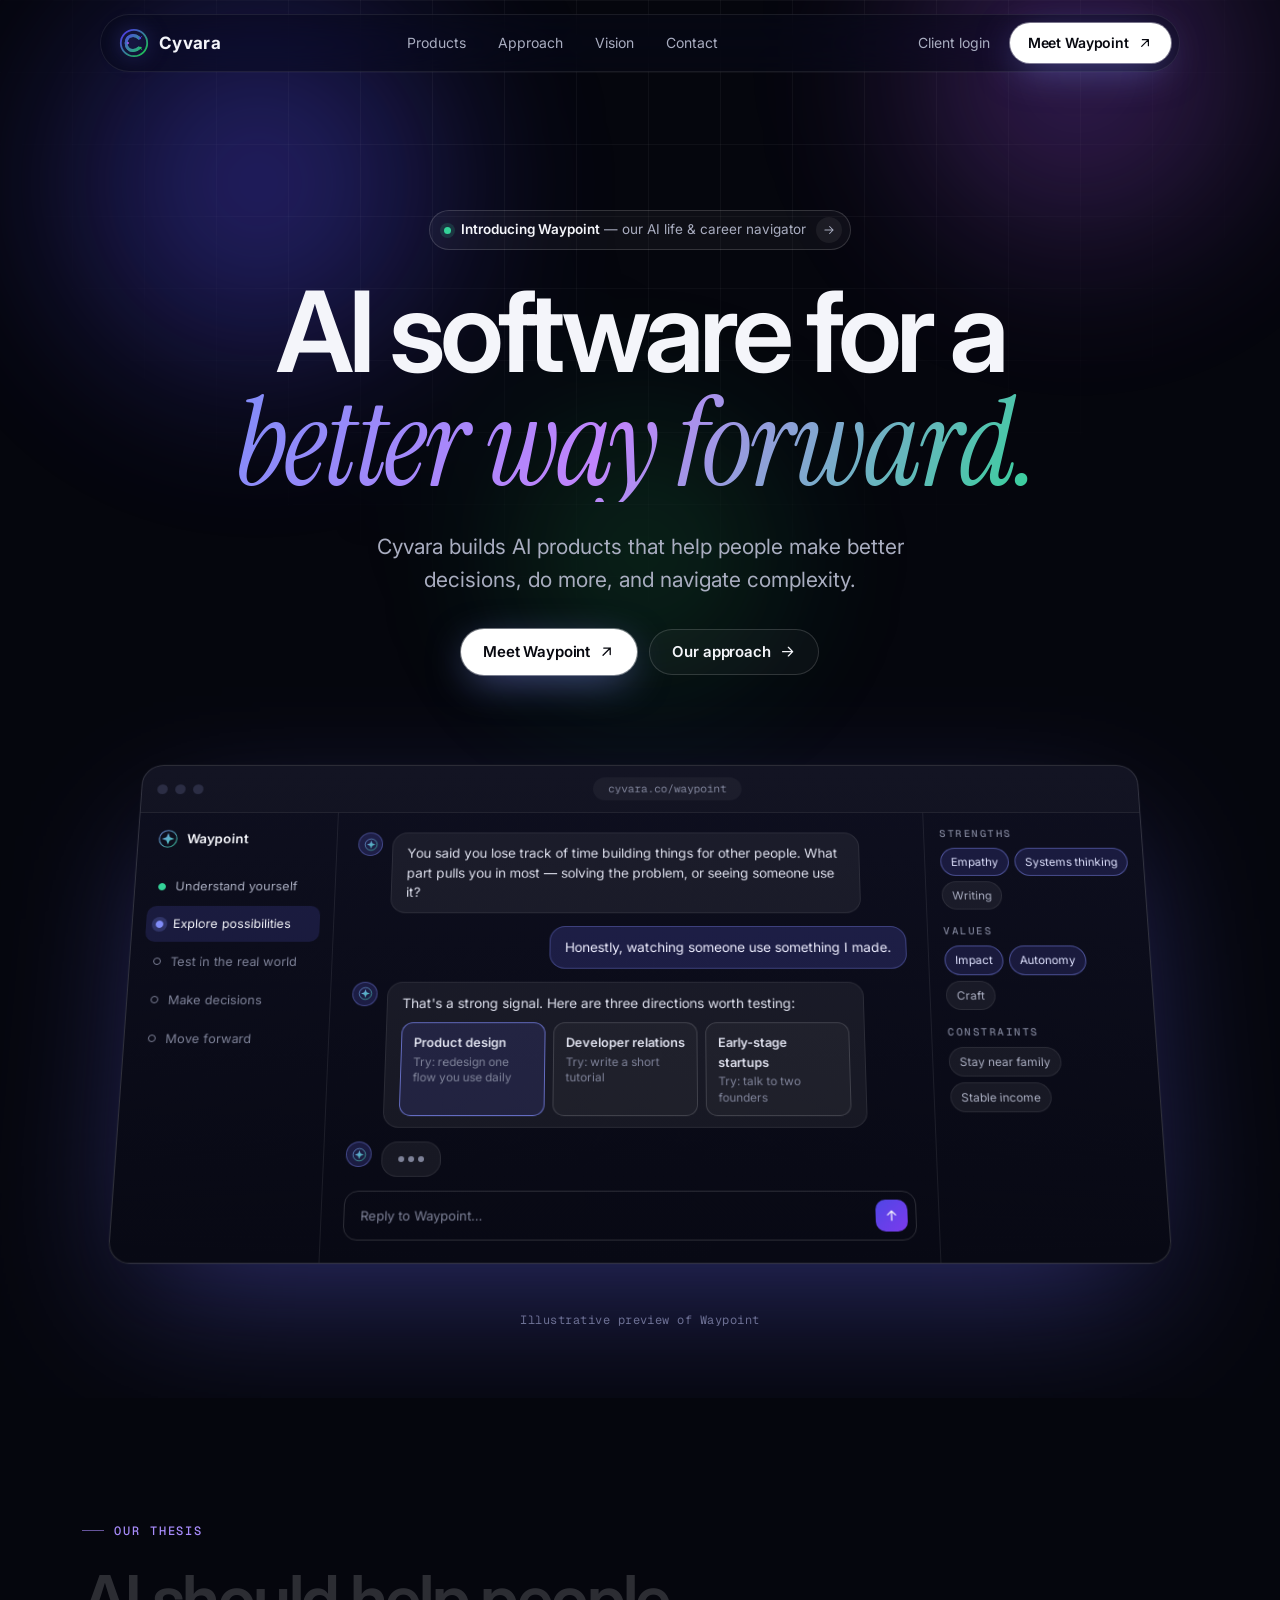
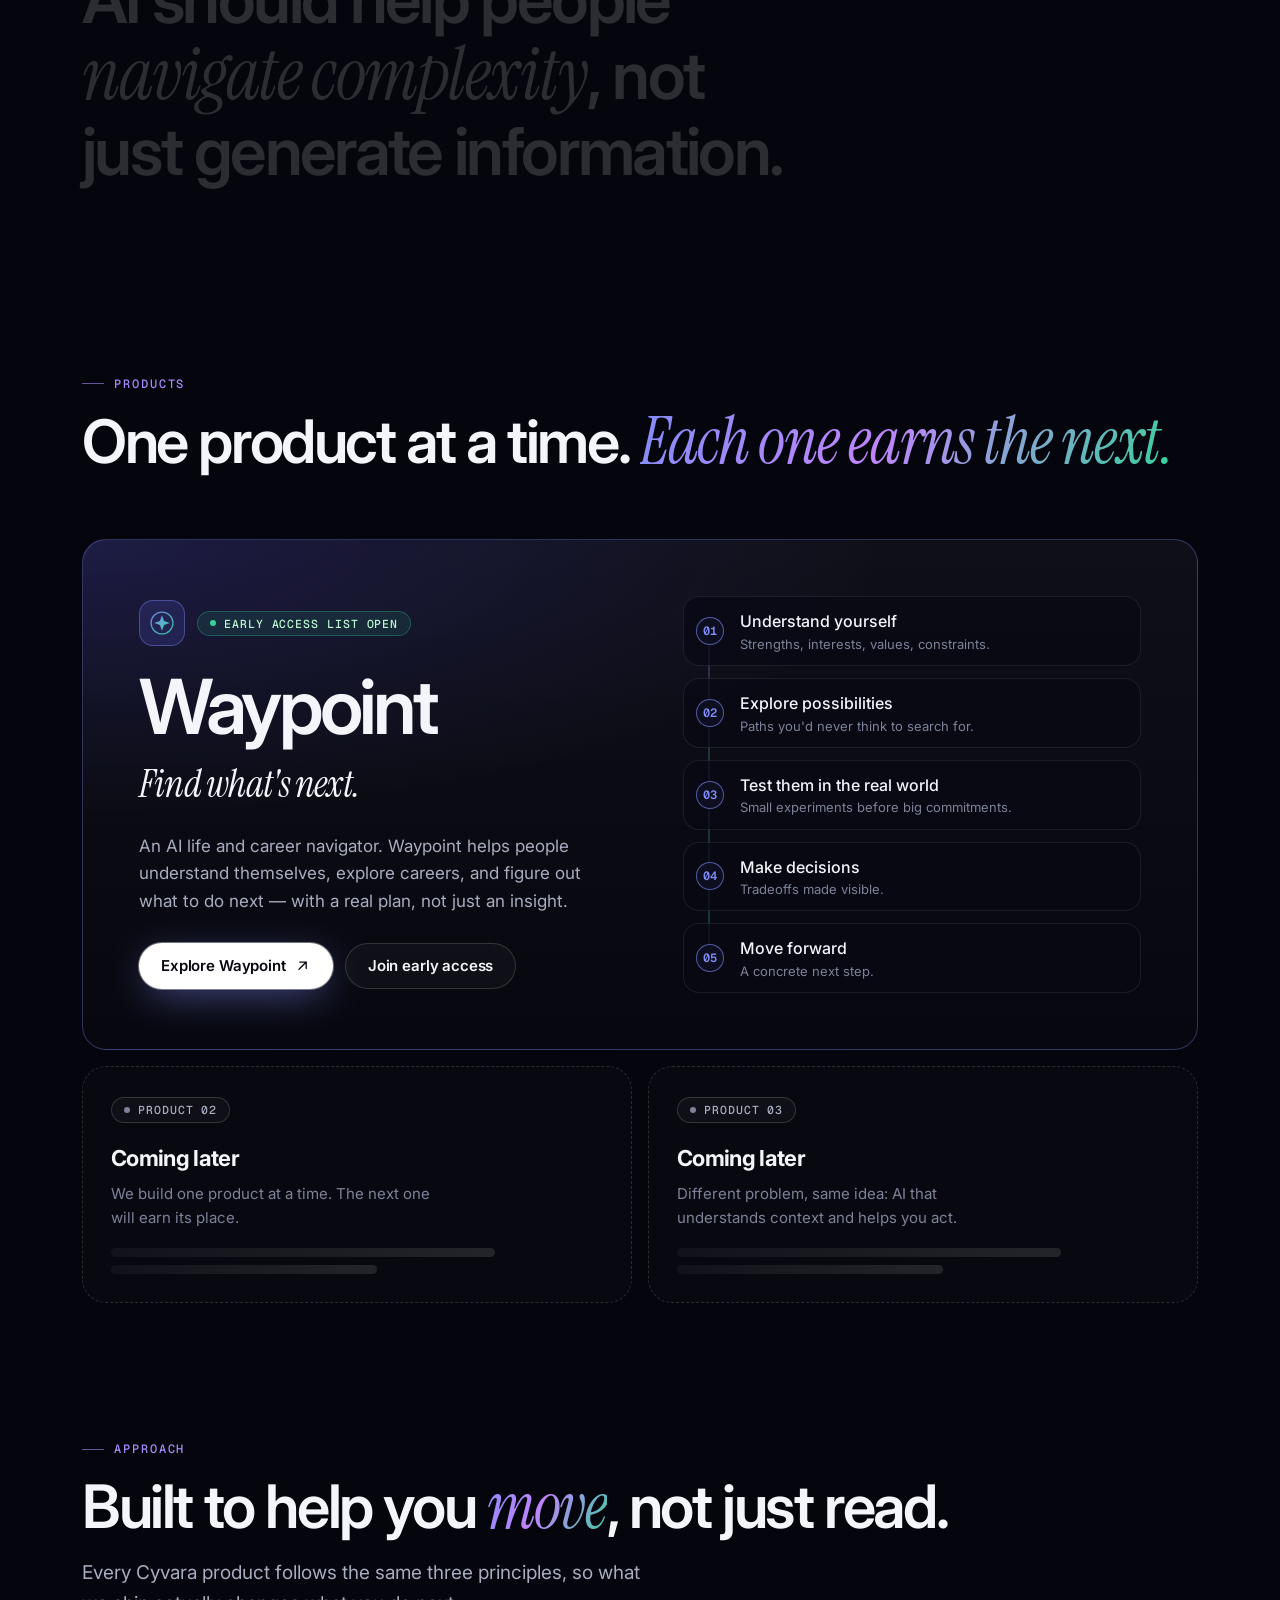
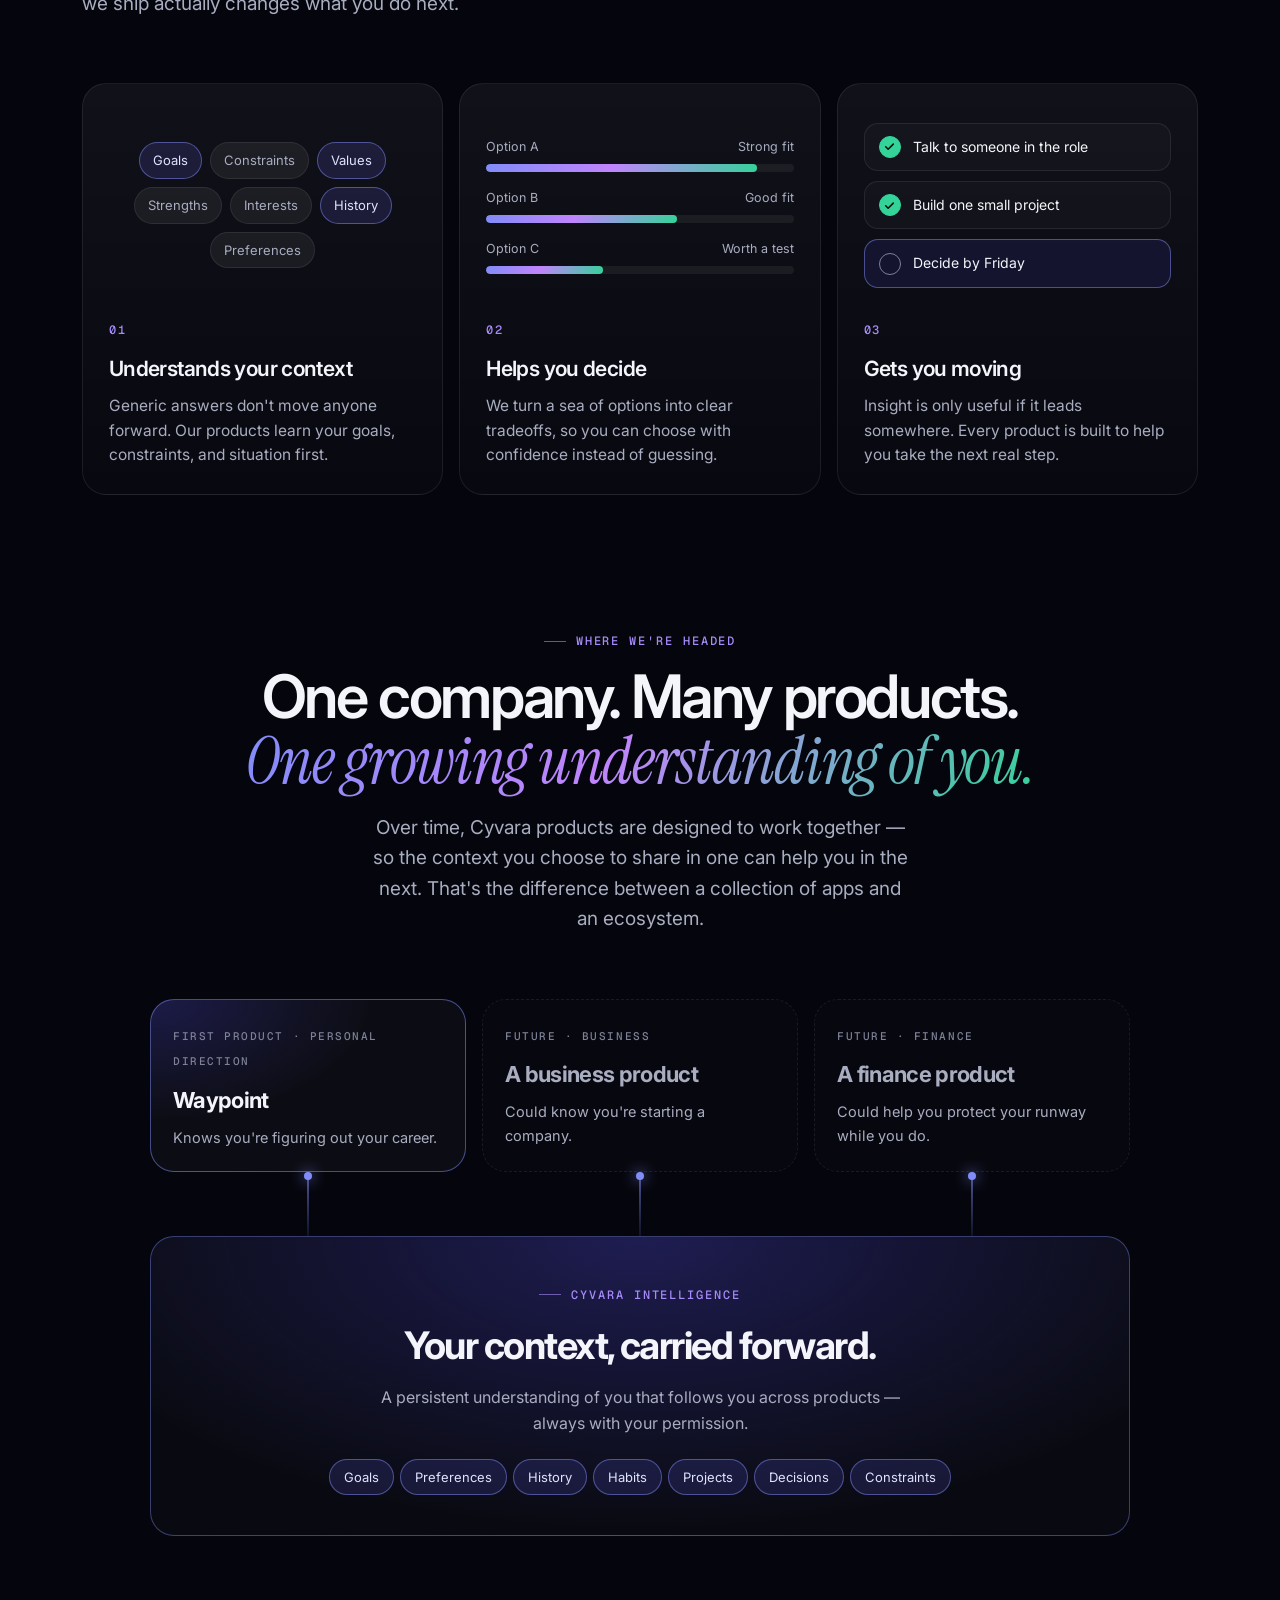
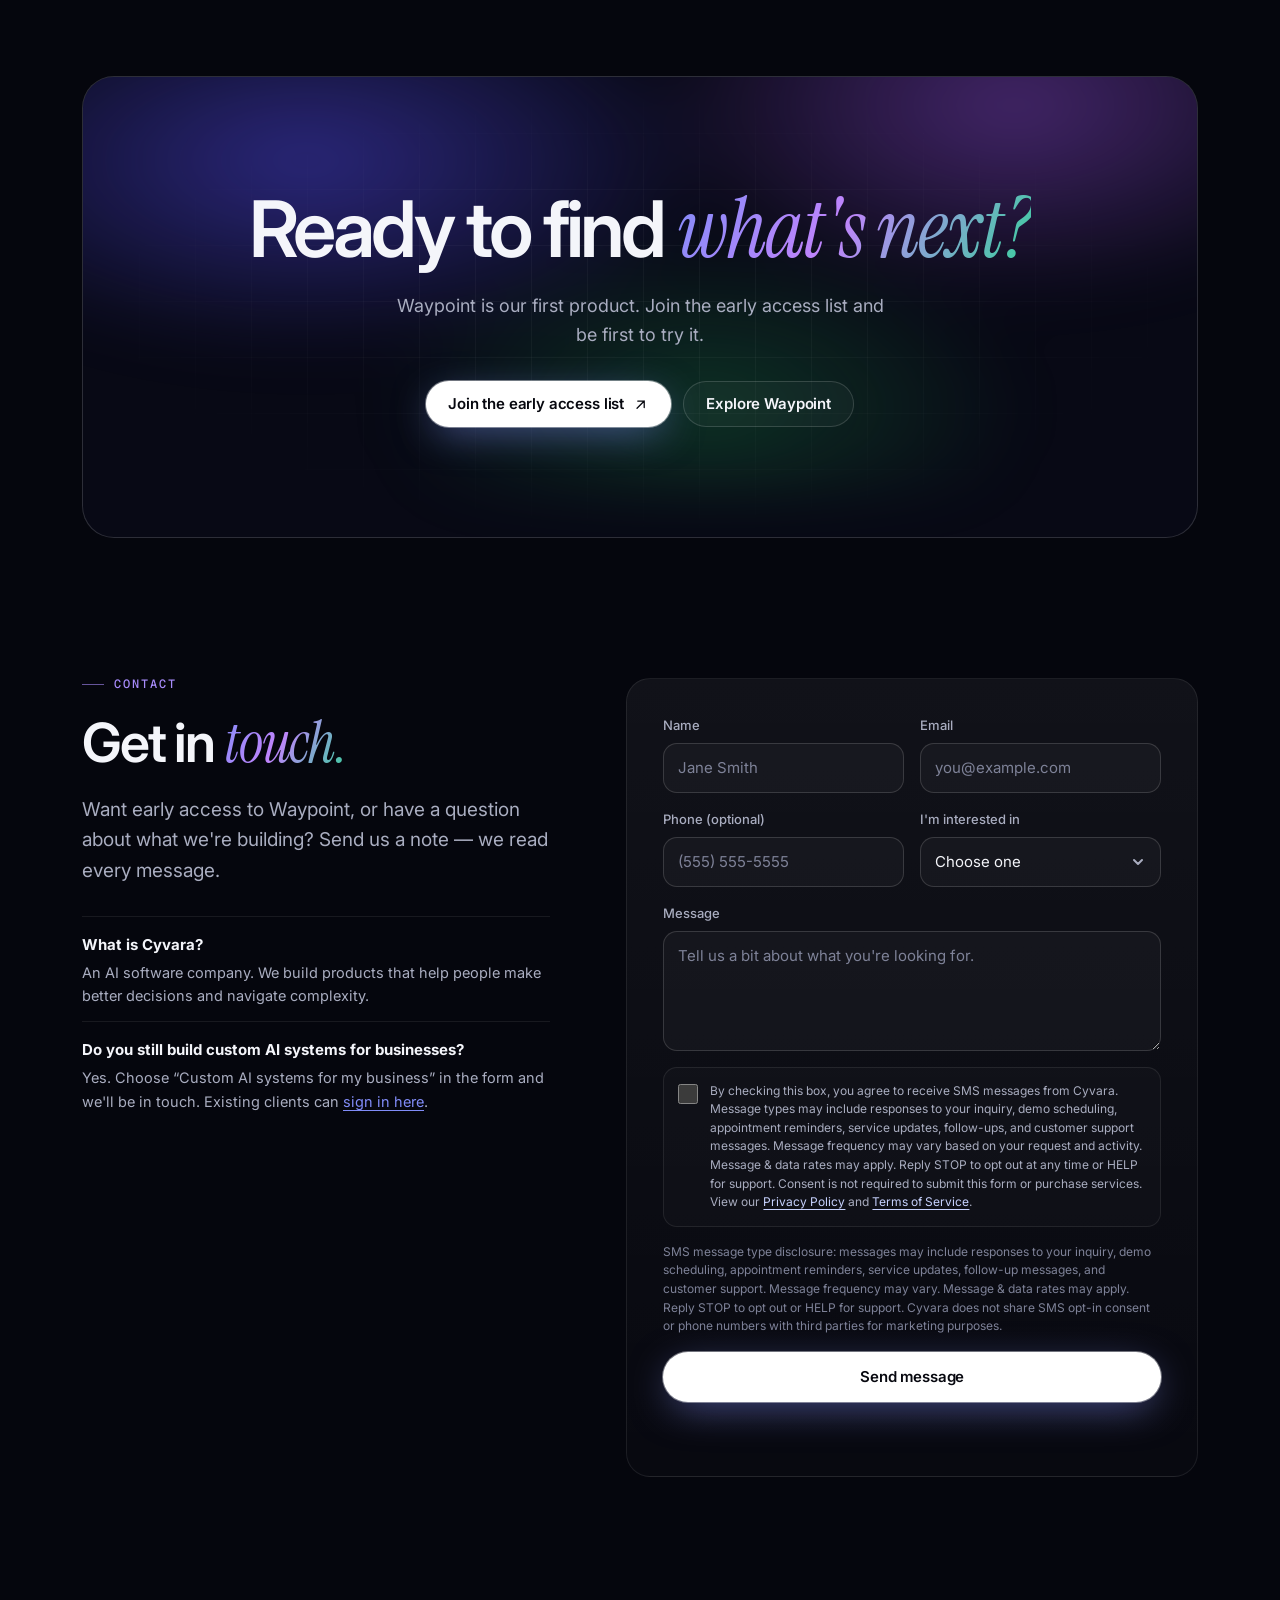
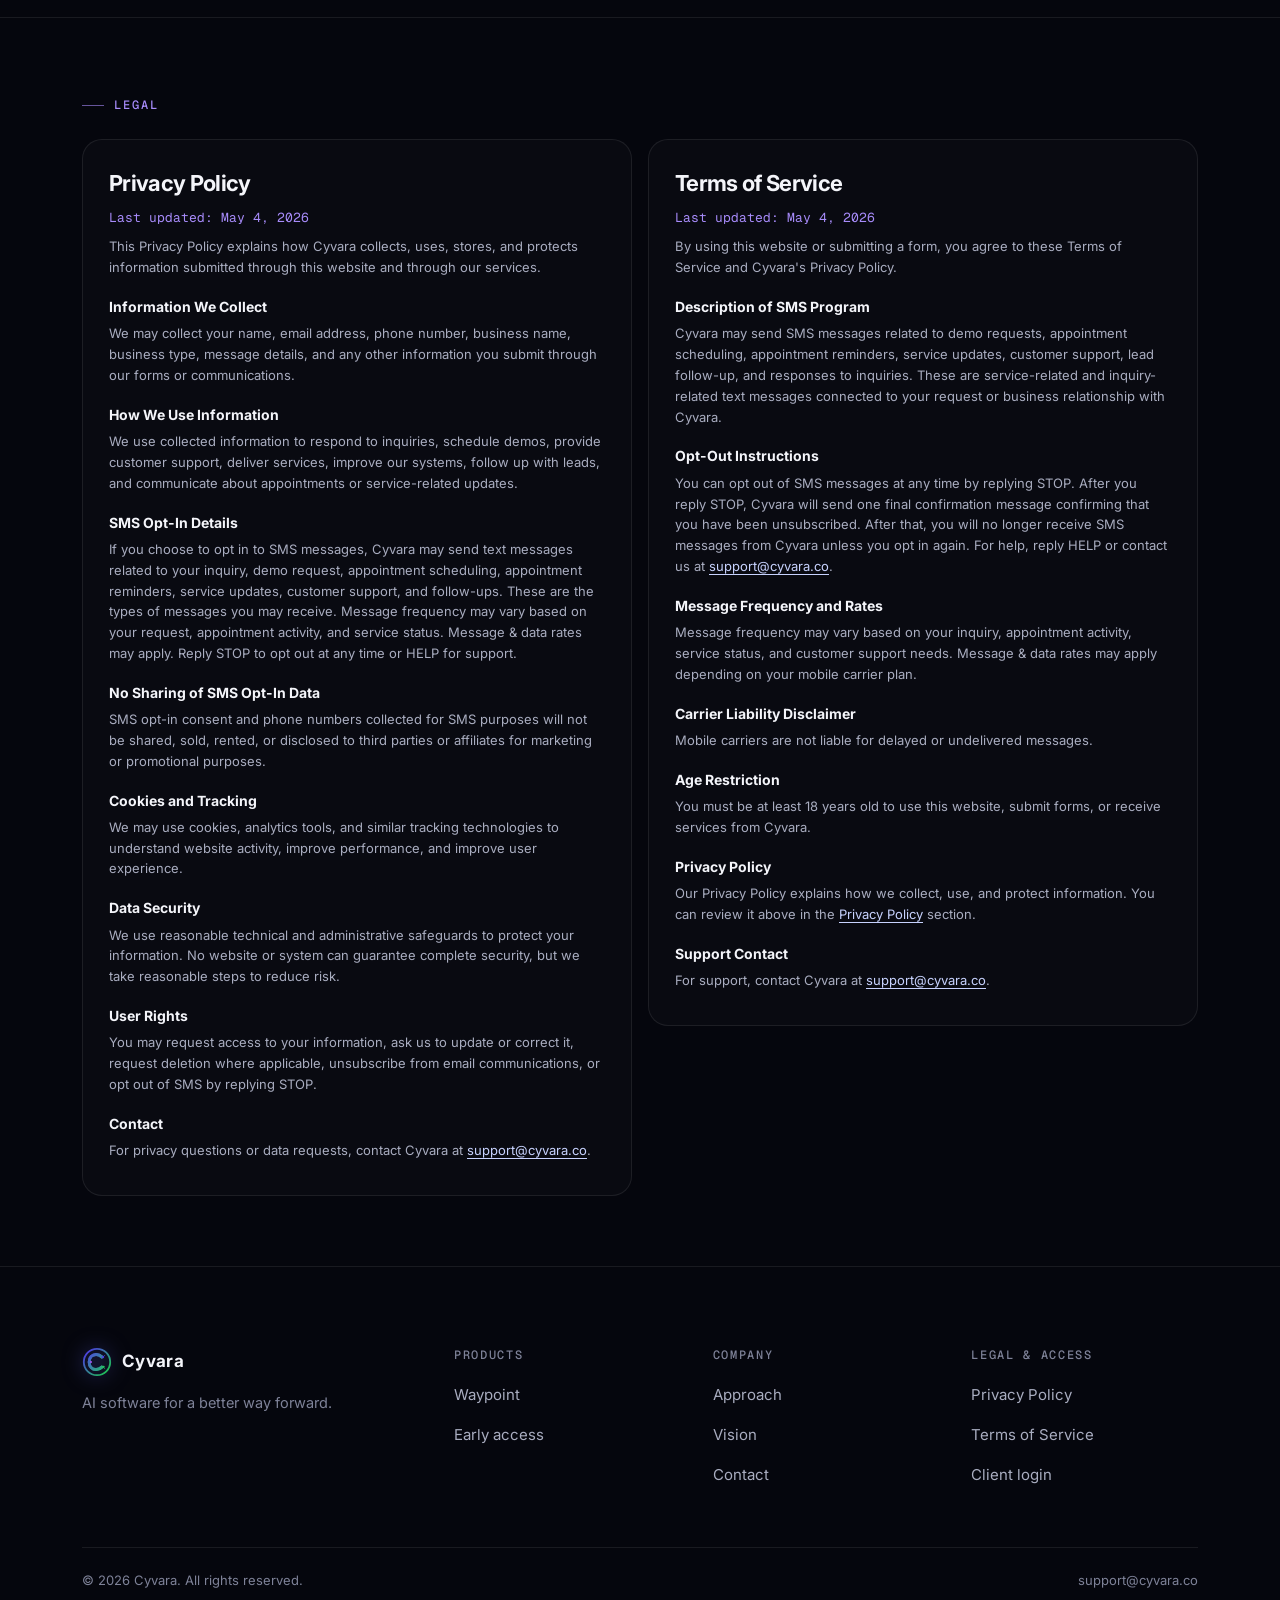
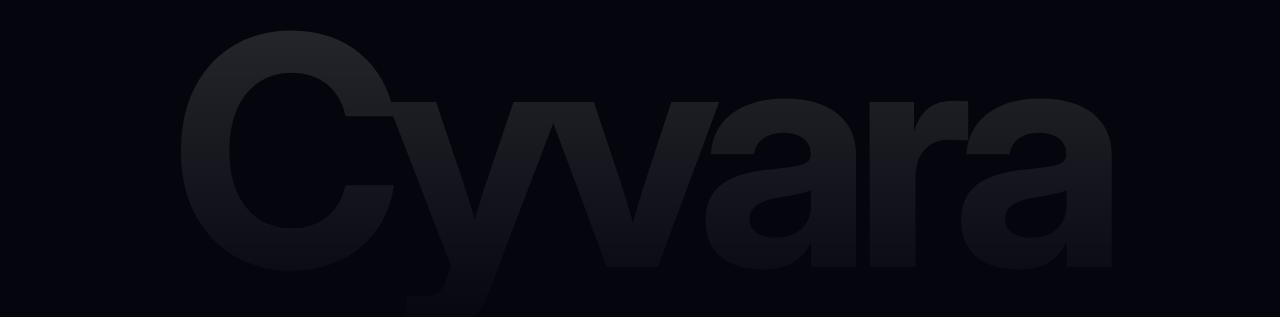
<file: index.html>
<!DOCTYPE html>
<html lang="en">
<head>
  <meta charset="UTF-8" />
  <meta name="viewport" content="width=device-width, initial-scale=1" />
  <title>Cyvara | AI software for a better way forward</title>
  <meta name="description" content="Cyvara builds AI products that help people make better decisions, do more, and navigate complexity. Our first product is Waypoint, an AI life and career navigator." />
  <meta name="theme-color" content="#05060d" />

  <link rel="icon" href="favicon.svg" type="image/svg+xml" />
  <link rel="apple-touch-icon" href="favicon.svg" />

  <meta property="og:type" content="website" />
  <meta property="og:site_name" content="Cyvara" />
  <meta property="og:title" content="Cyvara | AI software for a better way forward" />
  <meta property="og:description" content="We build AI software for the problems that matter. Meet Waypoint, our AI life and career navigator." />
  <meta property="og:url" content="https://cyvara.co/" />
  <meta name="twitter:card" content="summary" />

  <link rel="preconnect" href="https://fonts.googleapis.com" />
  <link rel="preconnect" href="https://fonts.gstatic.com" crossorigin />
  <link href="https://fonts.googleapis.com/css2?family=Geist+Mono:wght@400;500&family=Inter:wght@400;500;600;700&family=Instrument+Serif:ital@0;1&display=swap" rel="stylesheet" />
  <link rel="stylesheet" href="assets/styles.css" />
  <script>document.documentElement.classList.add("js");</script>
</head>

<body>
  <a class="skip" href="#main">Skip to content</a>

  <!-- Shared icons & logo -->
  <svg width="0" height="0" style="position:absolute" aria-hidden="true" focusable="false">
    <defs>
      <linearGradient id="cyvGrad" x1="18" y1="18" x2="82" y2="82" gradientUnits="userSpaceOnUse">
        <stop stop-color="#4f46e5"/><stop offset="1" stop-color="#22c55e"/>
      </linearGradient>
      <linearGradient id="wpGrad" x1="0" y1="0" x2="100" y2="100" gradientUnits="userSpaceOnUse">
        <stop stop-color="#818cf8"/><stop offset="1" stop-color="#34d399"/>
      </linearGradient>
      <filter id="softGlow" x="-50%" y="-50%" width="200%" height="200%">
        <feGaussianBlur stdDeviation="2.2" result="blur"/>
        <feMerge><feMergeNode in="blur"/><feMergeNode in="SourceGraphic"/></feMerge>
      </filter>
    </defs>
    <symbol id="logo" viewBox="0 0 100 100" fill="none">
      <circle cx="50" cy="50" r="44" stroke="url(#cyvGrad)" stroke-width="6" opacity="0.95"/>
      <path d="M66 33C61 28 55 25 47 25C34 25 24 35 24 50C24 65 34 75 47 75C55 75 61 72 66 67" stroke="url(#cyvGrad)" stroke-width="10" stroke-linecap="round" fill="none" filter="url(#softGlow)"/>
      <circle cx="70" cy="34" r="3.8" fill="#4f46e5"/>
      <circle cx="72" cy="66" r="3.8" fill="#22c55e"/>
      <circle cx="30" cy="50" r="3.3" fill="#a855f7"/>
      <path d="M67 35 L76 28" stroke="#4f46e5" stroke-width="3" stroke-linecap="round" opacity="0.8"/>
      <path d="M67 65 L76 72" stroke="#22c55e" stroke-width="3" stroke-linecap="round" opacity="0.8"/>
    </symbol>
    <symbol id="waypoint" viewBox="0 0 100 100">
      <circle cx="50" cy="50" r="42" fill="none" stroke="url(#wpGrad)" stroke-width="5" opacity="0.9"/>
      <path d="M50 20 L58 42 L80 50 L58 58 L50 80 L42 58 L20 50 L42 42 Z" fill="url(#wpGrad)"/>
    </symbol>
    <symbol id="i-arrow-ur" viewBox="0 0 24 24"><path d="M7 17 17 7M8 7h9v9"/></symbol>
    <symbol id="i-arrow-r" viewBox="0 0 24 24"><path d="M5 12h14M13 6l6 6-6 6"/></symbol>
    <symbol id="i-check" viewBox="0 0 24 24"><path d="m5 12.5 4.5 4.5L19 7.5"/></symbol>
    <symbol id="i-menu" viewBox="0 0 24 24"><path d="M4 8h16M4 16h16"/></symbol>
    <symbol id="i-x" viewBox="0 0 24 24"><path d="M6 6l12 12M18 6 6 18"/></symbol>
    <symbol id="i-send" viewBox="0 0 24 24"><path d="M12 19V5M6 11l6-6 6 6"/></symbol>
  </svg>

  <!-- Nav -->
  <div class="nav-shell">
    <header class="nav">
      <a href="#top" class="brand" aria-label="Cyvara home">
        <svg aria-hidden="true"><use href="#logo"/></svg>
        Cyvara
      </a>

      <nav class="nav-links" aria-label="Primary">
        <a href="#products">Products</a>
        <a href="#approach">Approach</a>
        <a href="#vision">Vision</a>
        <a href="#contact">Contact</a>
      </nav>

      <div class="nav-right">
        <a class="nav-login" href="https://app.cyvara.co/?logout=true">Client login</a>
        <a class="btn btn-primary btn-sm" href="/waypoint/">Meet Waypoint <svg class="i" aria-hidden="true"><use href="#i-arrow-ur"/></svg></a>
        <button class="menu-btn" type="button" aria-label="Open menu" aria-expanded="false" aria-controls="mobile-menu">
          <svg class="i i-menu" aria-hidden="true"><use href="#i-menu"/></svg>
          <svg class="i i-x" aria-hidden="true"><use href="#i-x"/></svg>
        </button>
      </div>
    </header>
    <div class="mobile-menu" id="mobile-menu">
      <a href="#products">Products</a>
      <a href="#approach">Approach</a>
      <a href="#vision">Vision</a>
      <a href="#contact">Contact</a>
      <a href="https://app.cyvara.co/?logout=true">Client login</a>
      <a class="btn btn-primary" href="/waypoint/">Meet Waypoint <svg class="i" aria-hidden="true"><use href="#i-arrow-ur"/></svg></a>
    </div>
  </div>

  <main id="main">

    <!-- Hero -->
    <section class="hero" id="top">
      <div class="hero-bg" aria-hidden="true">
        <div class="aurora"><span class="a1"></span><span class="a2"></span><span class="a3"></span></div>
        <div class="gridlines"></div>
      </div>

      <div class="wrap">
        <div class="hero-inner">
          <a class="announce reveal" href="/waypoint/">
            <span class="dot"></span>
            <span><b>Introducing Waypoint</b> — our AI life &amp; career navigator</span>
            <span class="go"><svg class="i" aria-hidden="true"><use href="#i-arrow-r"/></svg></span>
          </a>

          <h1 class="reveal" style="--d:.08s">AI software for a <span class="serif grad">better way forward.</span></h1>

          <p class="lede reveal" style="--d:.16s">
            Cyvara builds AI products that help people make better decisions, do more, and navigate complexity.
          </p>

          <div class="hero-actions reveal" style="--d:.24s">
            <a class="btn btn-primary" href="/waypoint/">Meet Waypoint <svg class="i" aria-hidden="true"><use href="#i-arrow-ur"/></svg></a>
            <a class="btn btn-ghost to-right" href="#approach">Our approach <svg class="i" aria-hidden="true"><use href="#i-arrow-r"/></svg></a>
          </div>
        </div>

        <div class="stage reveal" style="--d:.3s">
          <div class="window" role="img" aria-label="Illustrative preview of the Waypoint interface: a guided conversation that suggests career directions to test.">
            <div class="window-bar" aria-hidden="true">
              <i></i><i></i><i></i>
              <span class="window-url">cyvara.co/waypoint</span>
            </div>
            <div class="window-body" aria-hidden="true">
              <aside class="w-side">
                <div class="w-brand"><svg><use href="#waypoint"/></svg> Waypoint</div>
                <ul class="w-steps">
                  <li class="done">Understand yourself</li>
                  <li class="now">Explore possibilities</li>
                  <li>Test in the real world</li>
                  <li>Make decisions</li>
                  <li>Move forward</li>
                </ul>
              </aside>

              <div class="w-main">
                <div class="msg">
                  <span class="av"><svg><use href="#waypoint"/></svg></span>
                  <div class="bub">You said you lose track of time building things for other people. What part pulls you in most — solving the problem, or seeing someone use it?</div>
                </div>
                <div class="msg me">
                  <div class="bub">Honestly, watching someone use something I made.</div>
                </div>
                <div class="msg">
                  <span class="av"><svg><use href="#waypoint"/></svg></span>
                  <div class="bub">
                    That's a strong signal. Here are three directions worth testing:
                    <div class="opts">
                      <div class="opt hl"><b>Product design</b><span>Try: redesign one flow you use daily</span></div>
                      <div class="opt"><b>Developer relations</b><span>Try: write a short tutorial</span></div>
                      <div class="opt"><b>Early-stage startups</b><span>Try: talk to two founders</span></div>
                    </div>
                  </div>
                </div>
                <div class="msg"><span class="av"><svg><use href="#waypoint"/></svg></span><span class="typing"><i></i><i></i><i></i></span></div>
                <div class="composer">Reply to Waypoint… <i><svg class="i"><use href="#i-send"/></svg></i></div>
              </div>

              <aside class="w-panel">
                <div><h4>Strengths</h4><div class="tags"><span class="tag on">Empathy</span><span class="tag on">Systems thinking</span><span class="tag">Writing</span></div></div>
                <div><h4>Values</h4><div class="tags"><span class="tag on">Impact</span><span class="tag on">Autonomy</span><span class="tag">Craft</span></div></div>
                <div><h4>Constraints</h4><div class="tags"><span class="tag">Stay near family</span><span class="tag">Stable income</span></div></div>
              </aside>
            </div>
          </div>
          <p class="stage-note">Illustrative preview of Waypoint</p>
        </div>
      </div>
    </section>

    <!-- Thesis -->
    <section class="thesis sec" id="thesis" style="padding-top:clamp(60px,9vw,120px)">
      <div class="wrap">
        <p class="eyebrow">Our thesis</p>
        <p class="thesis-text" data-words>AI should help people <span class="serif">navigate complexity</span>, not just generate information.</p>
      </div>
    </section>

    <!-- Products -->
    <section class="sec" id="products" style="padding-top:0">
      <div class="wrap">
        <div class="sec-head reveal">
          <p class="eyebrow">Products</p>
          <h2 class="h2">One product at a time. <span class="serif grad">Each one earns the next.</span></h2>
        </div>

        <article class="card spot flagship reveal">
          <div>
            <div class="p-top">
              <span class="p-mark"><svg aria-hidden="true"><use href="#waypoint"/></svg></span>
              <span class="badge">Early access list open</span>
            </div>
            <h3 class="p-name">Waypoint</h3>
            <p class="p-tag">Find what's next.</p>
            <p class="p-body">
              An AI life and career navigator. Waypoint helps people understand themselves, explore careers,
              and figure out what to do next — with a real plan, not just an insight.
            </p>
            <div class="p-actions">
              <a class="btn btn-primary" href="/waypoint/">Explore Waypoint <svg class="i" aria-hidden="true"><use href="#i-arrow-ur"/></svg></a>
              <a class="btn btn-ghost" href="/waypoint/#access">Join early access</a>
            </div>
          </div>

          <ol class="path" aria-label="How Waypoint works">
            <li><b>01</b><span>Understand yourself<small>Strengths, interests, values, constraints.</small></span></li>
            <li><b>02</b><span>Explore possibilities<small>Paths you'd never think to search for.</small></span></li>
            <li><b>03</b><span>Test them in the real world<small>Small experiments before big commitments.</small></span></li>
            <li><b>04</b><span>Make decisions<small>Tradeoffs made visible.</small></span></li>
            <li><b>05</b><span>Move forward<small>A concrete next step.</small></span></li>
          </ol>
        </article>

        <div class="soon-row">
          <div class="card soon reveal" style="--d:.05s">
            <span class="badge">Product 02</span>
            <h3>Coming later</h3>
            <p>We build one product at a time. The next one will earn its place.</p>
            <div class="skel" aria-hidden="true"><i></i><i></i></div>
          </div>
          <div class="card soon reveal" style="--d:.12s">
            <span class="badge">Product 03</span>
            <h3>Coming later</h3>
            <p>Different problem, same idea: AI that understands context and helps you act.</p>
            <div class="skel" aria-hidden="true"><i></i><i></i></div>
          </div>
        </div>
      </div>
    </section>

    <!-- Approach -->
    <section class="sec" id="approach" style="padding-top:0">
      <div class="wrap">
        <div class="sec-head reveal">
          <p class="eyebrow">Approach</p>
          <h2 class="h2">Built to help you <span class="serif grad">move</span>, not just read.</h2>
          <p class="lede">Every Cyvara product follows the same three principles, so what we ship actually changes what you do next.</p>
        </div>

        <div class="bento">
          <article class="card spot reveal" style="--d:.04s">
            <div class="viz" data-observe>
              <div class="cloud" aria-hidden="true">
                <span class="tag on">Goals</span><span class="tag">Constraints</span><span class="tag on">Values</span>
                <span class="tag">Strengths</span><span class="tag">Interests</span><span class="tag on">History</span><span class="tag">Preferences</span>
              </div>
            </div>
            <div class="num">01</div>
            <h3>Understands your context</h3>
            <p>Generic answers don't move anyone forward. Our products learn your goals, constraints, and situation first.</p>
          </article>

          <article class="card spot reveal" style="--d:.12s">
            <div class="viz" data-observe>
              <div class="bars" aria-hidden="true">
                <div class="bar-row" style="--w:88%"><div><span>Option A</span><span>Strong fit</span></div><i></i></div>
                <div class="bar-row" style="--w:62%"><div><span>Option B</span><span>Good fit</span></div><i></i></div>
                <div class="bar-row" style="--w:38%"><div><span>Option C</span><span>Worth a test</span></div><i></i></div>
              </div>
            </div>
            <div class="num">02</div>
            <h3>Helps you decide</h3>
            <p>We turn a sea of options into clear tradeoffs, so you can choose with confidence instead of guessing.</p>
          </article>

          <article class="card spot reveal" style="--d:.2s">
            <div class="viz" data-observe>
              <div class="todo" aria-hidden="true">
                <div><b><svg class="i"><use href="#i-check"/></svg></b>Talk to someone in the role</div>
                <div><b><svg class="i"><use href="#i-check"/></svg></b>Build one small project</div>
                <div><b></b>Decide by Friday</div>
              </div>
            </div>
            <div class="num">03</div>
            <h3>Gets you moving</h3>
            <p>Insight is only useful if it leads somewhere. Every product is built to help you take the next real step.</p>
          </article>
        </div>
      </div>
    </section>

    <!-- Vision -->
    <section class="sec" id="vision" style="padding-top:0">
      <div class="wrap">
        <div class="sec-head center reveal">
          <p class="eyebrow">Where we're headed</p>
          <h2 class="h2">One company. Many products.<br /><span class="serif grad">One growing understanding of you.</span></h2>
          <p class="lede">Over time, Cyvara products are designed to work together — so the context you choose to share in one can help you in the next. That's the difference between a collection of apps and an ecosystem.</p>
        </div>

        <div class="vision-stack reveal">
          <div class="v-products">
            <div class="card v-card live spot">
              <span class="kicker">First product · Personal direction</span>
              <h3>Waypoint</h3>
              <p>Knows you're figuring out your career.</p>
            </div>
            <div class="card v-card later">
              <span class="kicker">Future · Business</span>
              <h3>A business product</h3>
              <p>Could know you're starting a company.</p>
            </div>
            <div class="card v-card later">
              <span class="kicker">Future · Finance</span>
              <h3>A finance product</h3>
              <p>Could help you protect your runway while you do.</p>
            </div>
          </div>

          <div class="v-links" aria-hidden="true"><span></span><span></span><span></span></div>

          <div class="card v-core spot">
            <span class="kicker eyebrow" style="justify-content:center">Cyvara Intelligence</span>
            <h3>Your context, carried forward.</h3>
            <p>A persistent understanding of you that follows you across products — always with your permission.</p>
            <div class="tags">
              <span class="tag on">Goals</span><span class="tag on">Preferences</span><span class="tag on">History</span>
              <span class="tag on">Habits</span><span class="tag on">Projects</span><span class="tag on">Decisions</span><span class="tag on">Constraints</span>
            </div>
          </div>
        </div>
      </div>
    </section>

    <!-- CTA -->
    <section class="sec" style="padding-top:0">
      <div class="wrap">
        <div class="cta-panel reveal">
          <h2>Ready to find <span class="serif grad">what's next?</span></h2>
          <p>Waypoint is our first product. Join the early access list and be first to try it.</p>
          <div class="hero-actions">
            <a class="btn btn-primary" href="/waypoint/#access">Join the early access list <svg class="i" aria-hidden="true"><use href="#i-arrow-ur"/></svg></a>
            <a class="btn btn-ghost" href="/waypoint/">Explore Waypoint</a>
          </div>
        </div>
      </div>
    </section>

    <!-- Contact -->
    <section class="sec" id="contact" style="padding-top:0">
      <div class="wrap">
        <div class="contact">
          <div class="contact-copy reveal">
            <p class="eyebrow">Contact</p>
            <h2 class="h2">Get in <span class="serif grad">touch.</span></h2>
            <p class="lede">Want early access to Waypoint, or have a question about what we're building? Send us a note — we read every message.</p>

            <div class="faq">
              <div><strong>What is Cyvara?</strong><p>An AI software company. We build products that help people make better decisions and navigate complexity.</p></div>
              <div><strong>Do you still build custom AI systems for businesses?</strong><p>Yes. Choose “Custom AI systems for my business” in the form and we'll be in touch. Existing clients can <a href="https://app.cyvara.co/?logout=true">sign in here</a>.</p></div>
            </div>
          </div>

          <div class="card form-card reveal" style="--d:.1s">
            <form action="https://formspree.io/f/mzznqkae" method="POST" data-ajax>
              <input type="hidden" name="_subject" value="New Cyvara Inquiry" />
              <input type="hidden" name="_template" value="table" />
              <input type="hidden" name="_redirect" value="https://cyvara.co/#contact" />

              <div class="row2">
                <div class="field">
                  <label for="name">Name</label>
                  <input id="name" name="name" type="text" autocomplete="name" placeholder="Jane Smith" required />
                </div>
                <div class="field">
                  <label for="email">Email</label>
                  <input id="email" name="email" type="email" autocomplete="email" placeholder="you@example.com" required />
                </div>
              </div>

              <div class="row2">
                <div class="field">
                  <label for="phone">Phone (optional)</label>
                  <input id="phone" name="phone" type="tel" autocomplete="tel" placeholder="(555) 555-5555" />
                </div>
                <div class="field">
                  <label for="interest">I'm interested in</label>
                  <select id="interest" name="interest" required>
                    <option value="">Choose one</option>
                    <option>Early access to Waypoint</option>
                    <option>Custom AI systems for my business</option>
                    <option>Partnerships or press</option>
                    <option>Something else</option>
                  </select>
                </div>
              </div>

              <div class="field">
                <label for="message">Message</label>
                <textarea id="message" name="message" placeholder="Tell us a bit about what you're looking for." required></textarea>
              </div>

              <div class="checkbox-row">
                <input id="sms_opt_in" name="sms_opt_in" type="checkbox" value="Yes, I agree to receive SMS messages from Cyvara" />
                <label for="sms_opt_in">
                  By checking this box, you agree to receive SMS messages from Cyvara. Message types may include responses to your inquiry, demo scheduling, appointment reminders, service updates, follow-ups, and customer support messages.
                  Message frequency may vary based on your request and activity. Message & data rates may apply. Reply STOP to opt out at any time or HELP for support.
                  Consent is not required to submit this form or purchase services. View our
                  <a href="#privacy">Privacy Policy</a> and <a href="#terms">Terms of Service</a>.
                </label>
              </div>

              <p class="sms-consent">
                SMS message type disclosure: messages may include responses to your inquiry, demo scheduling, appointment reminders, service updates, follow-up messages, and customer support. Message frequency may vary. Message & data rates may apply. Reply STOP to opt out or HELP for support.
                Cyvara does not share SMS opt-in consent or phone numbers with third parties for marketing purposes.
              </p>

              <button type="submit" class="btn btn-primary">Send message</button>
              <p class="form-status" role="status" aria-live="polite"></p>
            </form>
          </div>
        </div>
      </div>
    </section>

    <!-- Legal -->
    <section class="legal" aria-label="Legal">
      <div class="wrap">
        <p class="eyebrow">Legal</p>
        <div class="legal-grid">
      <section id="privacy" class="section legal-section">
        <h2>Privacy Policy</h2>
        <p class="legal-updated">Last updated: May 4, 2026</p>

        <p>
          This Privacy Policy explains how Cyvara collects, uses, stores, and protects information submitted through this website and through our services.
        </p>

        <h3>Information We Collect</h3>
        <p>
          We may collect your name, email address, phone number, business name, business type, message details, and any other information you submit through our forms or communications.
        </p>

        <h3>How We Use Information</h3>
        <p>
          We use collected information to respond to inquiries, schedule demos, provide customer support, deliver services, improve our systems, follow up with leads, and communicate about appointments or service-related updates.
        </p>

        <h3>SMS Opt-In Details</h3>
        <p>
          If you choose to opt in to SMS messages, Cyvara may send text messages related to your inquiry, demo request, appointment scheduling, appointment reminders, service updates, customer support, and follow-ups. These are the types of messages you may receive. Message frequency may vary based on your request, appointment activity, and service status. Message & data rates may apply. Reply STOP to opt out at any time or HELP for support.
        </p>

        <h3>No Sharing of SMS Opt-In Data</h3>
        <p>
          SMS opt-in consent and phone numbers collected for SMS purposes will not be shared, sold, rented, or disclosed to third parties or affiliates for marketing or promotional purposes.
        </p>

        <h3>Cookies and Tracking</h3>
        <p>
          We may use cookies, analytics tools, and similar tracking technologies to understand website activity, improve performance, and improve user experience.
        </p>

        <h3>Data Security</h3>
        <p>
          We use reasonable technical and administrative safeguards to protect your information. No website or system can guarantee complete security, but we take reasonable steps to reduce risk.
        </p>

        <h3>User Rights</h3>
        <p>
          You may request access to your information, ask us to update or correct it, request deletion where applicable, unsubscribe from email communications, or opt out of SMS by replying STOP.
        </p>

        <h3>Contact</h3>
        <p>
          For privacy questions or data requests, contact Cyvara at <a href="mailto:support@cyvara.co">support@cyvara.co</a>.
        </p>
      </section>

      <section id="terms" class="section legal-section">
        <h2>Terms of Service</h2>
        <p class="legal-updated">Last updated: May 4, 2026</p>

        <p>
          By using this website or submitting a form, you agree to these Terms of Service and Cyvara's Privacy Policy.
        </p>

        <h3>Description of SMS Program</h3>
        <p>
          Cyvara may send SMS messages related to demo requests, appointment scheduling, appointment reminders, service updates, customer support, lead follow-up, and responses to inquiries. These are service-related and inquiry-related text messages connected to your request or business relationship with Cyvara.
        </p>

        <h3>Opt-Out Instructions</h3>
        <p>
          You can opt out of SMS messages at any time by replying STOP. After you reply STOP, Cyvara will send one final confirmation message confirming that you have been unsubscribed. After that, you will no longer receive SMS messages from Cyvara unless you opt in again. For help, reply HELP or contact us at <a href="mailto:support@cyvara.co">support@cyvara.co</a>.
        </p>

        <h3>Message Frequency and Rates</h3>
        <p>
          Message frequency may vary based on your inquiry, appointment activity, service status, and customer support needs. Message & data rates may apply depending on your mobile carrier plan.
        </p>

        <h3>Carrier Liability Disclaimer</h3>
        <p>
          Mobile carriers are not liable for delayed or undelivered messages.
        </p>

        <h3>Age Restriction</h3>
        <p>
          You must be at least 18 years old to use this website, submit forms, or receive services from Cyvara.
        </p>

        <h3>Privacy Policy</h3>
        <p>
          Our Privacy Policy explains how we collect, use, and protect information. You can review it above in the <a href="#privacy">Privacy Policy</a> section.
        </p>

        <h3>Support Contact</h3>
        <p>
          For support, contact Cyvara at <a href="mailto:support@cyvara.co">support@cyvara.co</a>.
        </p>
      </section>

        </div>
      </div>
    </section>
  </main>

  <footer class="foot">
    <div class="wrap">
      <div class="foot-grid">
        <div>
          <a href="#top" class="brand"><svg aria-hidden="true"><use href="#logo"/></svg> Cyvara</a>
          <p class="tagline">AI software for a better way forward.</p>
        </div>
        <div>
          <h4>Products</h4>
          <ul>
            <li><a href="/waypoint/">Waypoint</a></li>
            <li><a href="/waypoint/#access">Early access</a></li>
          </ul>
        </div>
        <div>
          <h4>Company</h4>
          <ul>
            <li><a href="#approach">Approach</a></li>
            <li><a href="#vision">Vision</a></li>
            <li><a href="#contact">Contact</a></li>
          </ul>
        </div>
        <div>
          <h4>Legal &amp; access</h4>
          <ul>
            <li><a href="#privacy">Privacy Policy</a></li>
            <li><a href="#terms">Terms of Service</a></li>
            <li><a href="https://app.cyvara.co/?logout=true">Client login</a></li>
          </ul>
        </div>
      </div>

      <div class="foot-bottom">
        <span>© 2026 Cyvara. All rights reserved.</span>
        <span>support@cyvara.co</span>
      </div>
    </div>
    <div class="wordmark" aria-hidden="true">Cyvara</div>
  </footer>

  <script src="assets/main.js" defer></script>
</body>
</html>
</file>
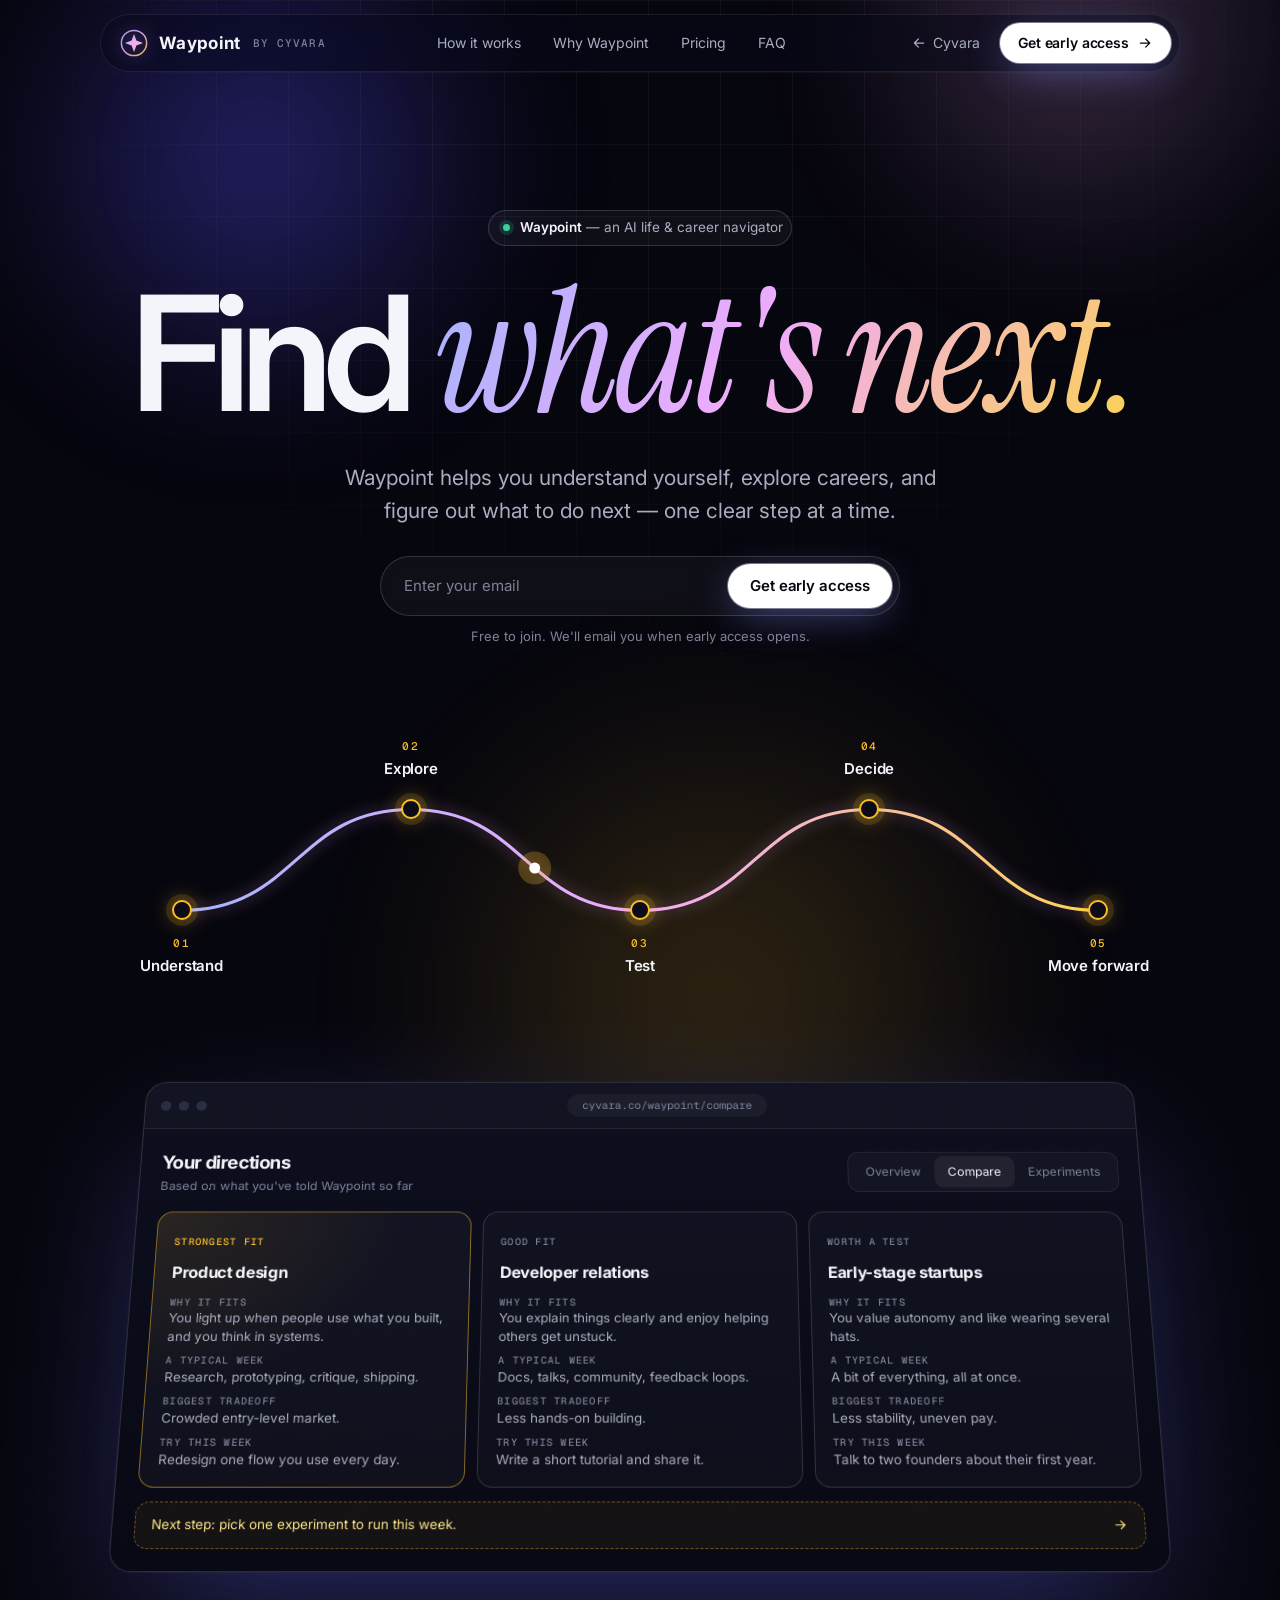
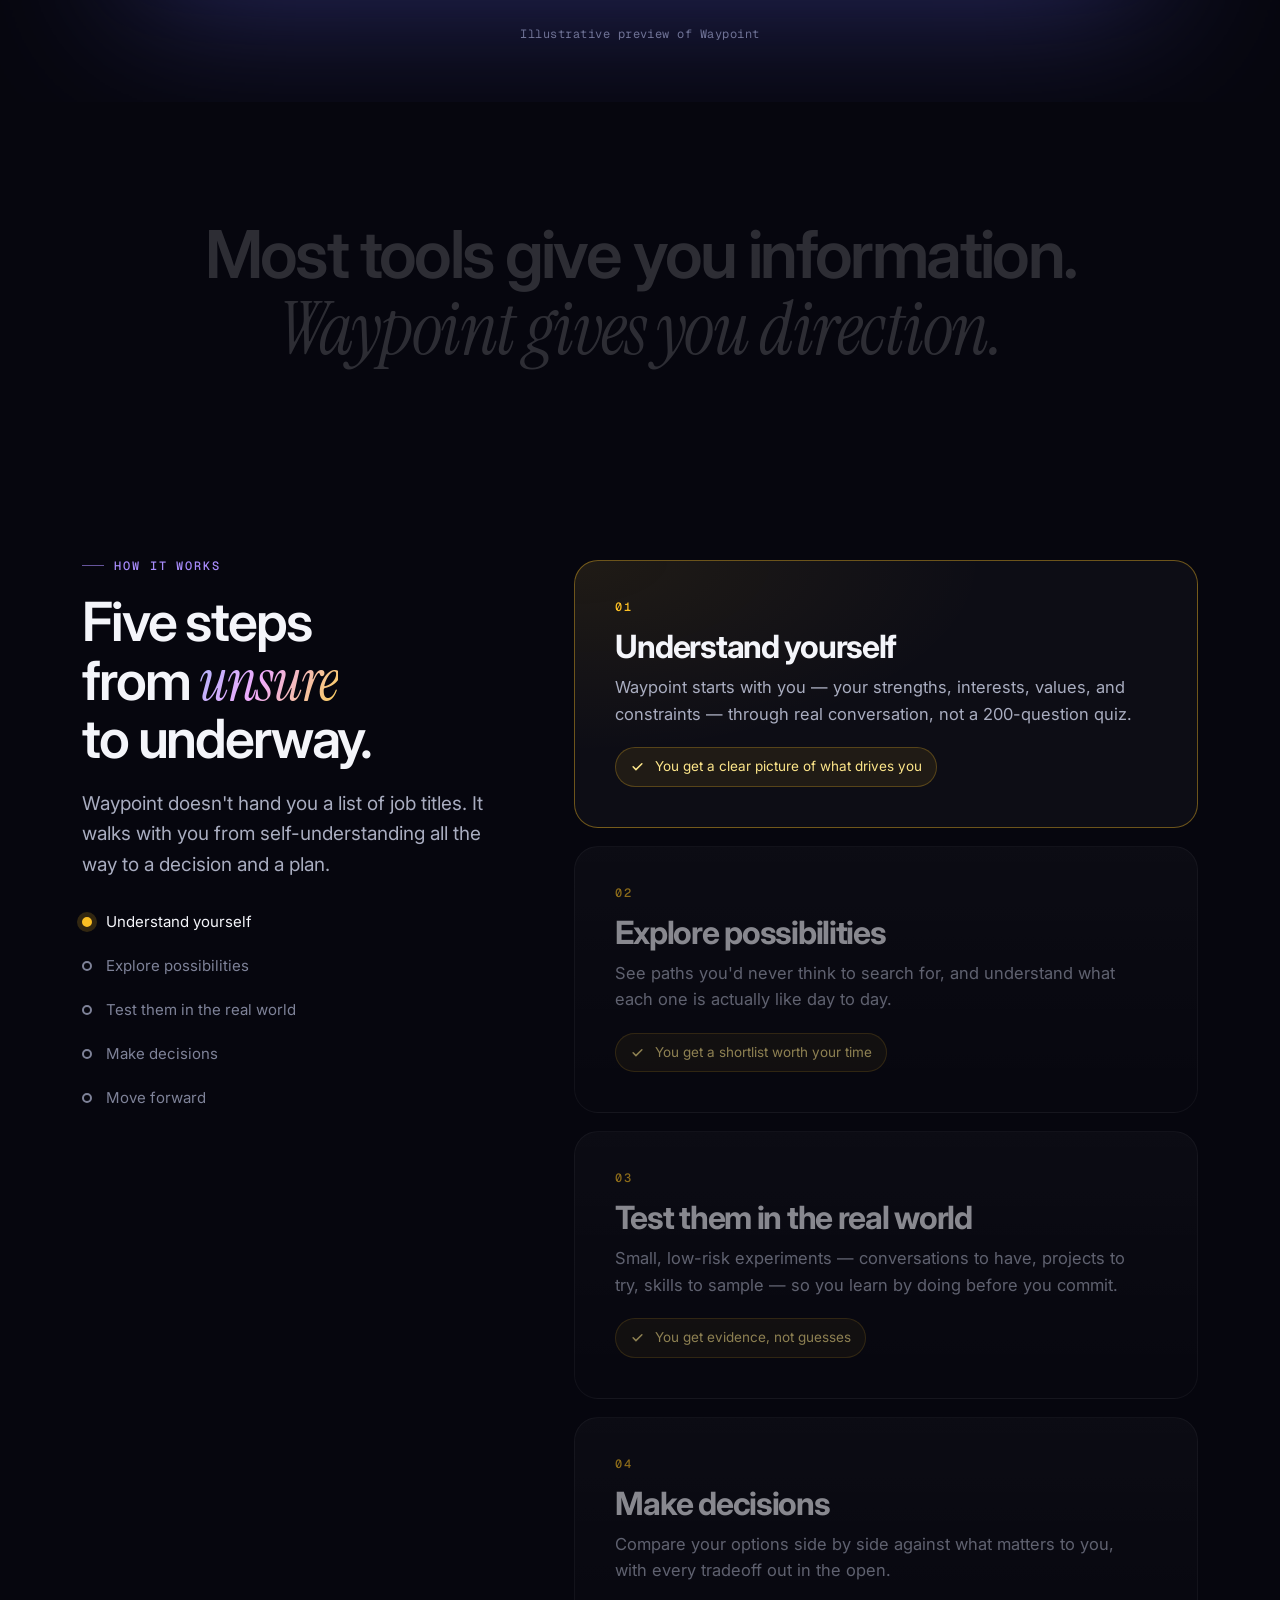
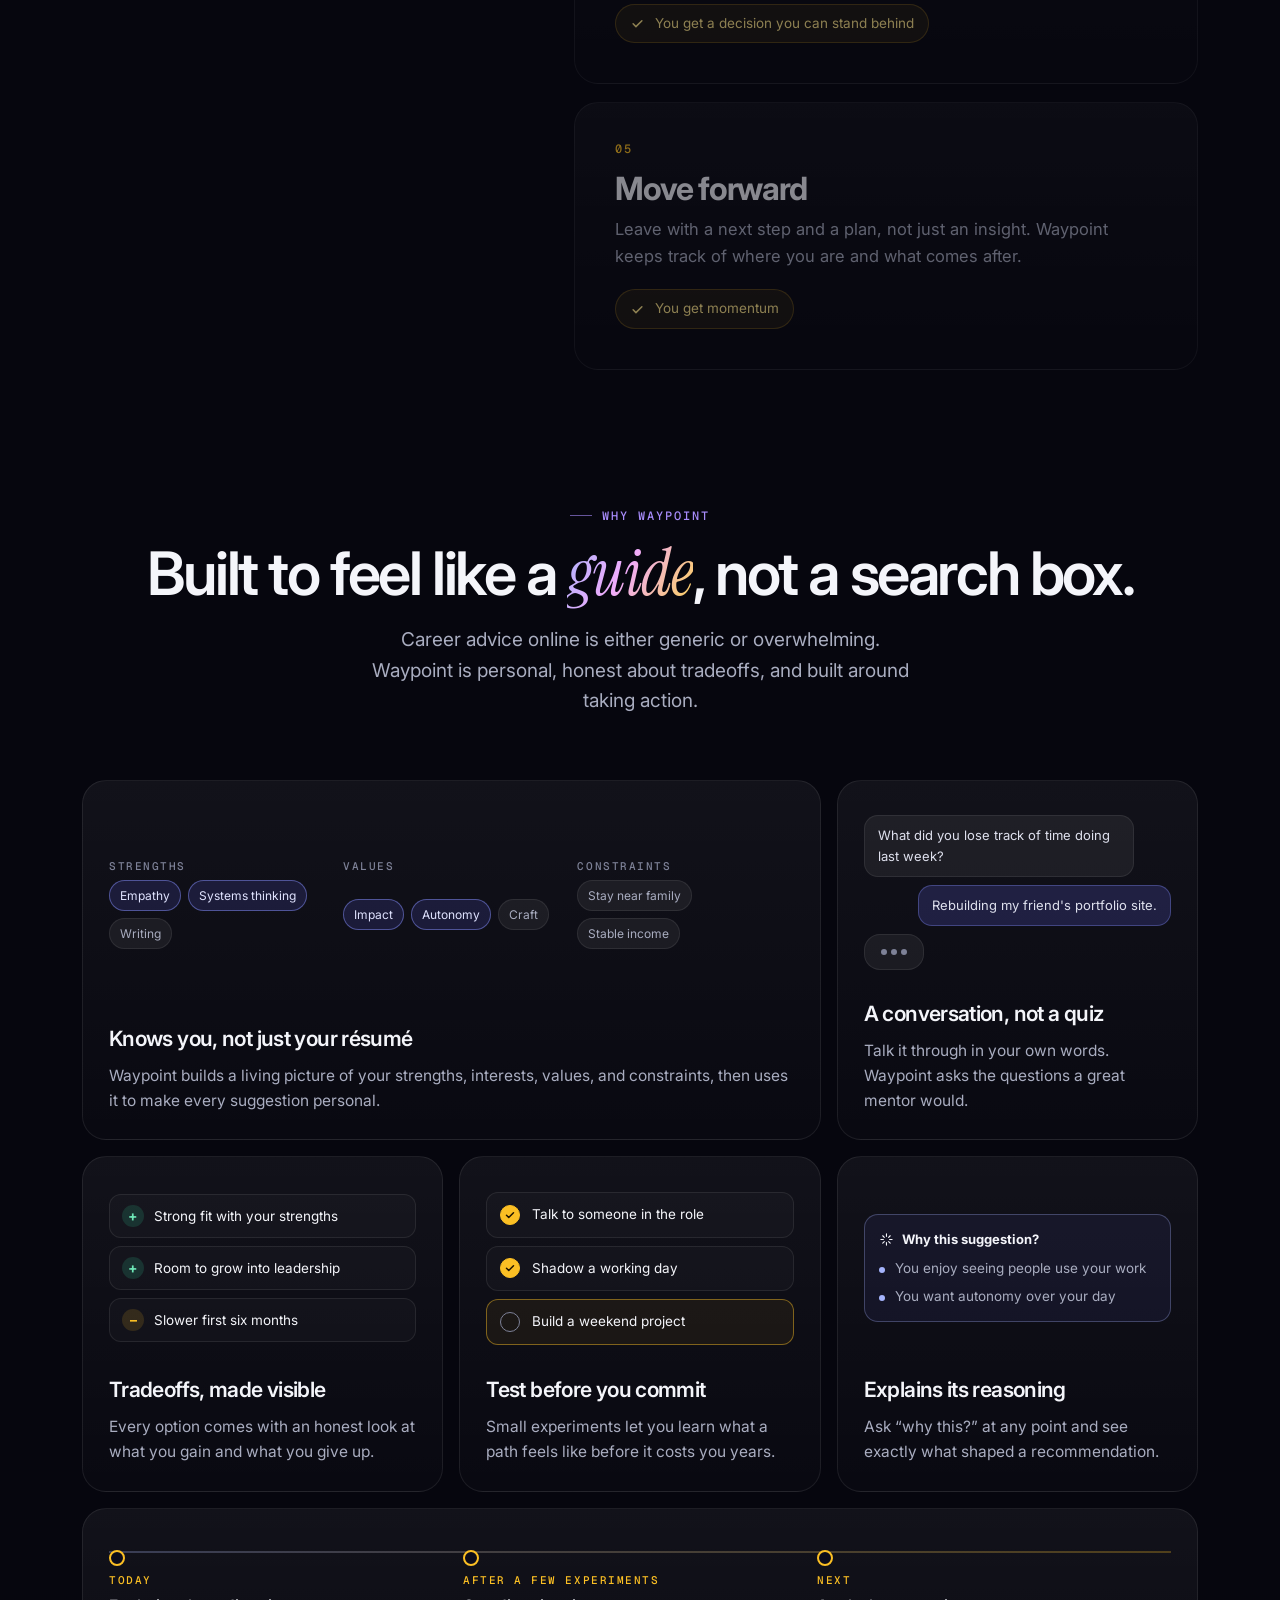
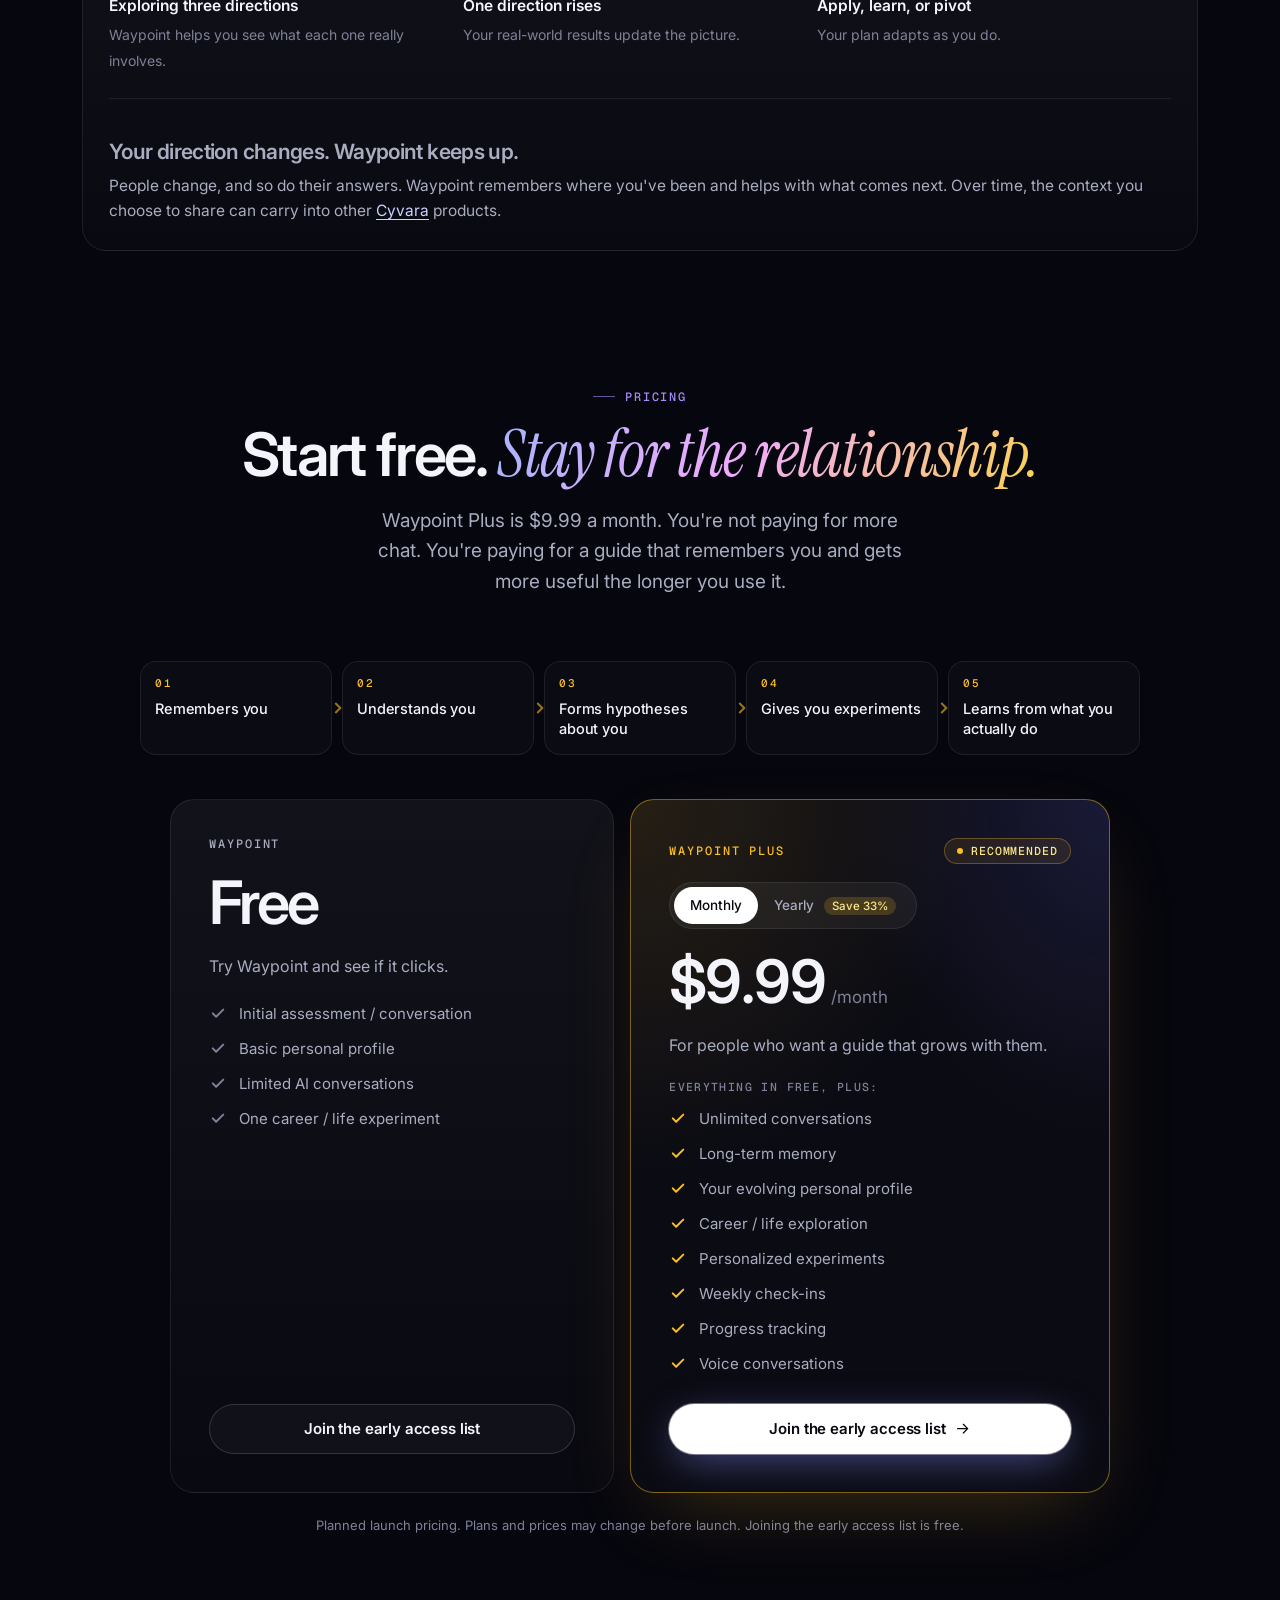
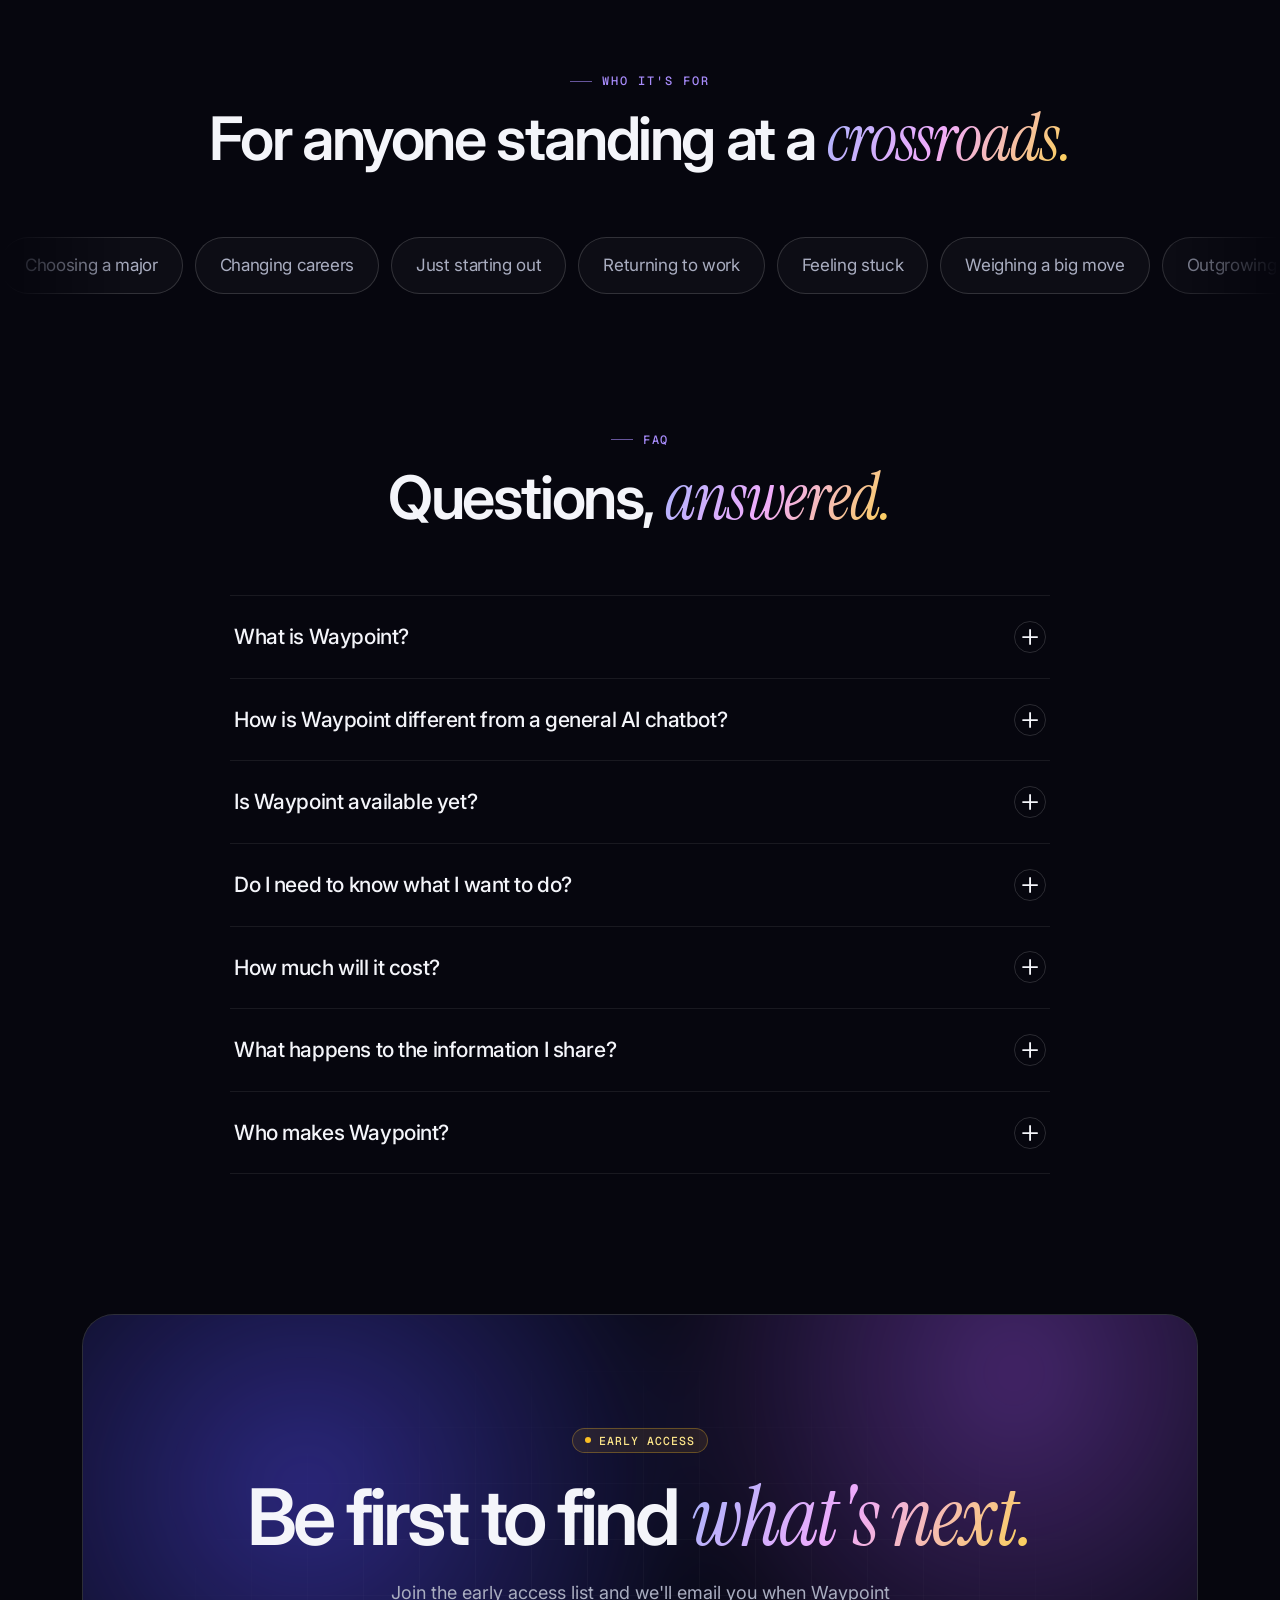
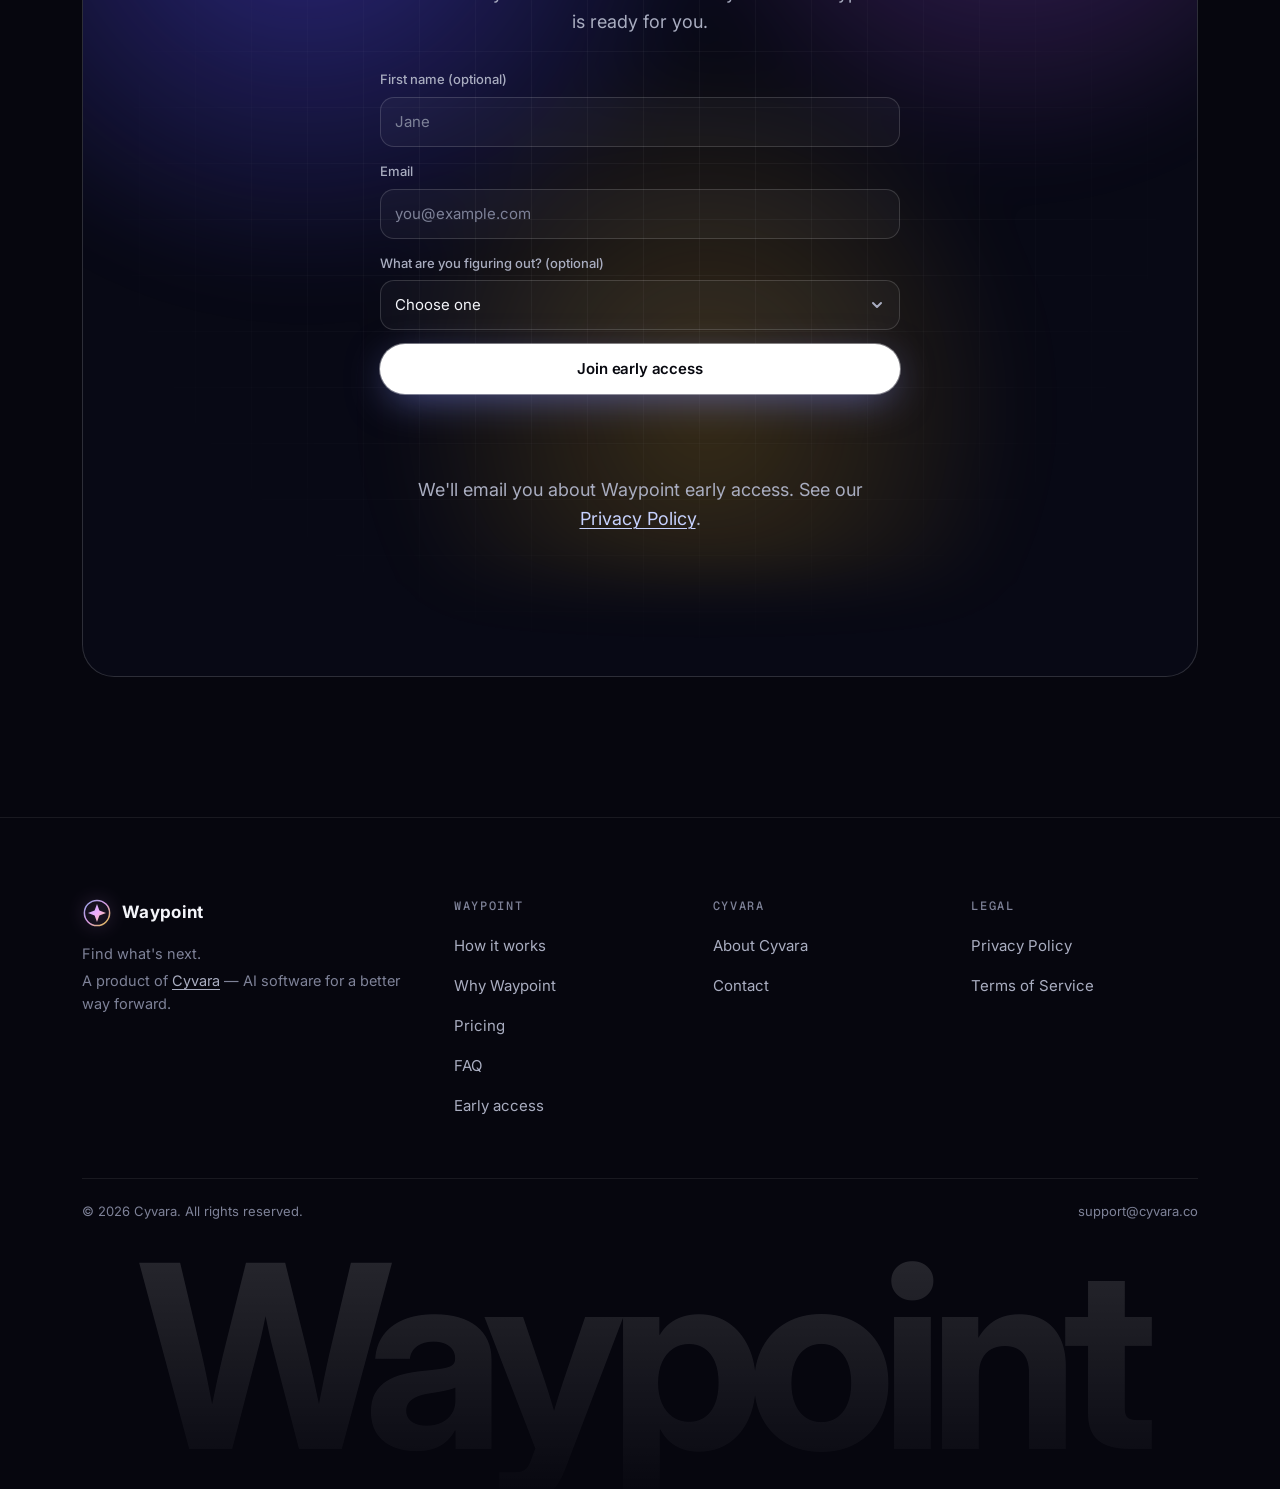
<file: waypoint/index.html>
<!DOCTYPE html>
<html lang="en">
<head>
  <meta charset="UTF-8" />
  <meta name="viewport" content="width=device-width, initial-scale=1" />
  <title>Waypoint | Find what's next — AI life &amp; career navigator</title>
  <meta name="description" content="Waypoint is an AI life and career navigator that helps you understand yourself, explore careers, test them in the real world, and figure out what to do next. A Cyvara product." />
  <meta name="theme-color" content="#06060e" />
  <link rel="canonical" href="https://cyvara.co/waypoint/" />

  <link rel="icon" href="favicon.svg" type="image/svg+xml" />
  <link rel="apple-touch-icon" href="favicon.svg" />

  <meta property="og:type" content="website" />
  <meta property="og:site_name" content="Waypoint by Cyvara" />
  <meta property="og:title" content="Waypoint | Find what's next" />
  <meta property="og:description" content="An AI life and career navigator. Understand yourself, explore careers, and figure out what to do next." />
  <meta property="og:url" content="https://cyvara.co/waypoint/" />
  <meta name="twitter:card" content="summary" />

  <link rel="preconnect" href="https://fonts.googleapis.com" />
  <link rel="preconnect" href="https://fonts.gstatic.com" crossorigin />
  <link href="https://fonts.googleapis.com/css2?family=Geist+Mono:wght@400;500&family=Inter:wght@400;500;600;700&family=Instrument+Serif:ital@0;1&display=swap" rel="stylesheet" />
  <link rel="stylesheet" href="assets/styles.css" />
  <script>document.documentElement.classList.add("js");</script>
</head>

<body>
  <a class="skip" href="#main">Skip to content</a>

  <!-- Shared icons & logo -->
  <svg width="0" height="0" style="position:absolute" aria-hidden="true" focusable="false">
    <defs>
      <linearGradient id="wpGrad" x1="10" y1="10" x2="90" y2="90" gradientUnits="userSpaceOnUse">
        <stop stop-color="#a5b4fc"/><stop offset="0.5" stop-color="#f0abfc"/><stop offset="1" stop-color="#fcd34d"/>
      </linearGradient>
    </defs>
    <symbol id="waypoint" viewBox="0 0 100 100">
      <circle cx="50" cy="50" r="42" fill="none" stroke="url(#wpGrad)" stroke-width="5" opacity="0.9"/>
      <path d="M50 20 L58 42 L80 50 L58 58 L50 80 L42 58 L20 50 L42 42 Z" fill="url(#wpGrad)"/>
    </symbol>
    <symbol id="i-arrow-ur" viewBox="0 0 24 24"><path d="M7 17 17 7M8 7h9v9"/></symbol>
    <symbol id="i-arrow-r" viewBox="0 0 24 24"><path d="M5 12h14M13 6l6 6-6 6"/></symbol>
    <symbol id="i-arrow-l" viewBox="0 0 24 24"><path d="M19 12H5M11 6l-6 6 6 6"/></symbol>
    <symbol id="i-check" viewBox="0 0 24 24"><path d="m5 12.5 4.5 4.5L19 7.5"/></symbol>
    <symbol id="i-plus" viewBox="0 0 24 24"><path d="M12 5v14M5 12h14"/></symbol>
    <symbol id="i-menu" viewBox="0 0 24 24"><path d="M4 8h16M4 16h16"/></symbol>
    <symbol id="i-x" viewBox="0 0 24 24"><path d="M6 6l12 12M18 6 6 18"/></symbol>
    <symbol id="i-spark" viewBox="0 0 24 24"><path d="M12 3v4M12 17v4M3 12h4M17 12h4M6 6l2.5 2.5M15.5 15.5 18 18M18 6l-2.5 2.5M8.5 15.5 6 18"/></symbol>
  </svg>

  <!-- Nav -->
  <div class="nav-shell">
    <header class="nav">
      <a href="#top" class="brand" aria-label="Waypoint home">
        <svg aria-hidden="true"><use href="#waypoint"/></svg>
        Waypoint <small>by Cyvara</small>
      </a>

      <nav class="nav-links" aria-label="Primary">
        <a href="#how">How it works</a>
        <a href="#why">Why Waypoint</a>
        <a href="#pricing">Pricing</a>
        <a href="#faq">FAQ</a>
      </nav>

      <div class="nav-right">
        <a class="nav-back" href="https://cyvara.co"><svg class="i" aria-hidden="true"><use href="#i-arrow-l"/></svg> Cyvara</a>
        <a class="btn btn-primary btn-sm" href="#access">Get early access <svg class="i" aria-hidden="true"><use href="#i-arrow-r"/></svg></a>
        <button class="menu-btn" type="button" aria-label="Open menu" aria-expanded="false" aria-controls="mobile-menu">
          <svg class="i i-menu" aria-hidden="true"><use href="#i-menu"/></svg>
          <svg class="i i-x" aria-hidden="true"><use href="#i-x"/></svg>
        </button>
      </div>
    </header>
    <div class="mobile-menu" id="mobile-menu">
      <a href="#how">How it works</a>
      <a href="#why">Why Waypoint</a>
      <a href="#pricing">Pricing</a>
      <a href="#faq">FAQ</a>
      <a href="https://cyvara.co">Back to Cyvara</a>
      <a class="btn btn-primary" href="#access">Get early access <svg class="i" aria-hidden="true"><use href="#i-arrow-r"/></svg></a>
    </div>
  </div>

  <main id="main">

    <!-- Hero -->
    <section class="hero" id="top">
      <div class="hero-bg" aria-hidden="true">
        <div class="aurora"><span class="a1"></span><span class="a2"></span><span class="a3"></span></div>
        <div class="gridlines"></div>
      </div>

      <div class="wrap">
        <div class="hero-inner">
          <span class="announce reveal">
            <span class="dot"></span>
            <span><b>Waypoint</b> — an AI life &amp; career navigator</span>
          </span>

          <h1 class="reveal" style="--d:.08s">Find <span class="serif grad">what's next.</span></h1>

          <p class="lede reveal" style="--d:.16s">
            Waypoint helps you understand yourself, explore careers, and figure out what to do next — one clear step at a time.
          </p>

          <div class="signup-wrap reveal" style="--d:.24s">
            <form class="signup" action="https://formspree.io/f/mzznqkae" method="POST" data-ajax>
              <input type="hidden" name="_subject" value="Waypoint early access signup" />
              <input type="hidden" name="_redirect" value="https://cyvara.co/waypoint/#access" />
              <input type="hidden" name="source" value="waypoint hero" />
              <label class="sr" for="hero-email">Email address</label>
              <input id="hero-email" name="email" type="email" autocomplete="email" placeholder="Enter your email" required />
              <button type="submit" class="btn btn-primary">Get early access</button>
            </form>
            <p class="signup-note form-status" role="status" aria-live="polite">Free to join. We'll email you when early access opens.</p>
          </div>
        </div>

        <div class="trail-wrap reveal" style="--d:.32s">
          <div class="trail" data-observe role="img" aria-label="Your route with Waypoint: Understand, Explore, Test, Decide, Move forward.">
            <svg class="route" viewBox="0 0 1200 290" aria-hidden="true" focusable="false">
              <defs>
                <linearGradient id="routeGrad" gradientUnits="userSpaceOnUse" x1="100" y1="0" x2="1100" y2="0">
                  <stop stop-color="#a5b4fc"/><stop offset="0.5" stop-color="#f0abfc"/><stop offset="1" stop-color="#fcd34d"/>
                </linearGradient>
              </defs>
              <path class="route-ghost" d="M100 200 C225 200 225 90 350 90 C475 90 475 200 600 200 C725 200 725 90 850 90 C975 90 975 200 1100 200"/>
              <path class="route-draw" pathLength="1" d="M100 200 C225 200 225 90 350 90 C475 90 475 200 600 200 C725 200 725 90 850 90 C975 90 975 200 1100 200"/>
              <g class="route-dot" transform="translate(100 200)">
                <g>
                  <circle r="18" fill="rgba(251,191,36,0.25)"/>
                  <circle r="6" fill="#fff"/>
                  <animateMotion dur="9s" repeatCount="indefinite" calcMode="linear" path="M0 0 C125 0 125 -110 250 -110 C375 -110 375 0 500 0 C625 0 625 -110 750 -110 C875 -110 875 0 1000 0"/>
                  <animate attributeName="opacity" values="0;1;1;0" keyTimes="0;0.06;0.94;1" dur="9s" repeatCount="indefinite"/>
                </g>
              </g>
            </svg>

            <div class="stop down" style="--x:100;--y:200;--i:0"><i></i><span class="lbl"><small>01</small>Understand</span></div>
            <div class="stop up" style="--x:350;--y:90;--i:1"><i></i><span class="lbl"><small>02</small>Explore</span></div>
            <div class="stop down" style="--x:600;--y:200;--i:2"><i></i><span class="lbl"><small>03</small>Test</span></div>
            <div class="stop up" style="--x:850;--y:90;--i:3"><i></i><span class="lbl"><small>04</small>Decide</span></div>
            <div class="stop down" style="--x:1100;--y:200;--i:4"><i></i><span class="lbl"><small>05</small>Move forward</span></div>
          </div>

          <ol class="trail-list" aria-label="Your route with Waypoint">
            <li><i></i><div><b>Understand yourself</b><span>Strengths, interests, values, constraints.</span></div></li>
            <li><i></i><div><b>Explore possibilities</b><span>Paths you'd never think to search for.</span></div></li>
            <li><i></i><div><b>Test in the real world</b><span>Small experiments before big commitments.</span></div></li>
            <li><i></i><div><b>Make decisions</b><span>Tradeoffs made visible.</span></div></li>
            <li><i></i><div><b>Move forward</b><span>A concrete next step.</span></div></li>
          </ol>
        </div>

        <div class="stage reveal" style="--d:.1s">
          <div class="window" role="img" aria-label="Illustrative preview of Waypoint comparing three career directions side by side, each with why it fits, a typical week, the biggest tradeoff, and something to try this week.">
            <div class="window-bar" aria-hidden="true">
              <i></i><i></i><i></i>
              <span class="window-url">cyvara.co/waypoint/compare</span>
            </div>
            <div class="window-body compare" aria-hidden="true">
              <div class="cmp-head">
                <div>
                  <h3>Your directions</h3>
                  <p>Based on what you've told Waypoint so far</p>
                </div>
                <div class="tabs"><span>Overview</span><span class="on">Compare</span><span>Experiments</span></div>
              </div>

              <div class="dirs">
                <div class="dir top">
                  <span class="fit">Strongest fit</span>
                  <h4>Product design</h4>
                  <dl>
                    <div><dt>Why it fits</dt><dd>You light up when people use what you built, and you think in systems.</dd></div>
                    <div><dt>A typical week</dt><dd>Research, prototyping, critique, shipping.</dd></div>
                    <div><dt>Biggest tradeoff</dt><dd>Crowded entry-level market.</dd></div>
                    <div><dt>Try this week</dt><dd>Redesign one flow you use every day.</dd></div>
                  </dl>
                </div>
                <div class="dir">
                  <span class="fit">Good fit</span>
                  <h4>Developer relations</h4>
                  <dl>
                    <div><dt>Why it fits</dt><dd>You explain things clearly and enjoy helping others get unstuck.</dd></div>
                    <div><dt>A typical week</dt><dd>Docs, talks, community, feedback loops.</dd></div>
                    <div><dt>Biggest tradeoff</dt><dd>Less hands-on building.</dd></div>
                    <div><dt>Try this week</dt><dd>Write a short tutorial and share it.</dd></div>
                  </dl>
                </div>
                <div class="dir">
                  <span class="fit">Worth a test</span>
                  <h4>Early-stage startups</h4>
                  <dl>
                    <div><dt>Why it fits</dt><dd>You value autonomy and like wearing several hats.</dd></div>
                    <div><dt>A typical week</dt><dd>A bit of everything, all at once.</dd></div>
                    <div><dt>Biggest tradeoff</dt><dd>Less stability, uneven pay.</dd></div>
                    <div><dt>Try this week</dt><dd>Talk to two founders about their first year.</dd></div>
                  </dl>
                </div>
              </div>

              <div class="next-bar"><span>Next step: pick one experiment to run this week.</span><svg class="i" aria-hidden="true"><use href="#i-arrow-r"/></svg></div>
            </div>
          </div>
          <p class="stage-note">Illustrative preview of Waypoint</p>
        </div>
      </div>
    </section>

    <!-- Statement -->
    <section class="thesis sec" style="padding-top:clamp(60px,9vw,120px)">
      <div class="wrap">
        <p class="thesis-text" data-words style="text-align:center;margin-inline:auto">Most tools give you information. <span class="serif">Waypoint gives you direction.</span></p>
      </div>
    </section>

    <!-- How it works -->
    <section class="sec" id="how" style="padding-top:0">
      <div class="wrap">
        <div class="journey">
          <div class="journey-side reveal">
            <p class="eyebrow">How it works</p>
            <h2 class="h2">Five steps from <span class="serif grad">unsure</span> to underway.</h2>
            <p class="lede">Waypoint doesn't hand you a list of job titles. It walks with you from self-understanding all the way to a decision and a plan.</p>
            <ul class="dots" aria-hidden="true">
              <li class="on">Understand yourself</li>
              <li>Explore possibilities</li>
              <li>Test them in the real world</li>
              <li>Make decisions</li>
              <li>Move forward</li>
            </ul>
          </div>

          <div class="steps">
            <article class="card spot step">
              <p class="n">01</p>
              <h3>Understand yourself</h3>
              <p>Waypoint starts with you — your strengths, interests, values, and constraints — through real conversation, not a 200-question quiz.</p>
              <span class="get"><svg class="i" aria-hidden="true"><use href="#i-check"/></svg> You get a clear picture of what drives you</span>
            </article>
            <article class="card spot step">
              <p class="n">02</p>
              <h3>Explore possibilities</h3>
              <p>See paths you'd never think to search for, and understand what each one is actually like day to day.</p>
              <span class="get"><svg class="i" aria-hidden="true"><use href="#i-check"/></svg> You get a shortlist worth your time</span>
            </article>
            <article class="card spot step">
              <p class="n">03</p>
              <h3>Test them in the real world</h3>
              <p>Small, low-risk experiments — conversations to have, projects to try, skills to sample — so you learn by doing before you commit.</p>
              <span class="get"><svg class="i" aria-hidden="true"><use href="#i-check"/></svg> You get evidence, not guesses</span>
            </article>
            <article class="card spot step">
              <p class="n">04</p>
              <h3>Make decisions</h3>
              <p>Compare your options side by side against what matters to you, with every tradeoff out in the open.</p>
              <span class="get"><svg class="i" aria-hidden="true"><use href="#i-check"/></svg> You get a decision you can stand behind</span>
            </article>
            <article class="card spot step">
              <p class="n">05</p>
              <h3>Move forward</h3>
              <p>Leave with a next step and a plan, not just an insight. Waypoint keeps track of where you are and what comes after.</p>
              <span class="get"><svg class="i" aria-hidden="true"><use href="#i-check"/></svg> You get momentum</span>
            </article>
          </div>
        </div>
      </div>
    </section>

    <!-- Why Waypoint -->
    <section class="sec" id="why" style="padding-top:0">
      <div class="wrap">
        <div class="sec-head center reveal">
          <p class="eyebrow">Why Waypoint</p>
          <h2 class="h2">Built to feel like a <span class="serif grad">guide</span>, not a search box.</h2>
          <p class="lede">Career advice online is either generic or overwhelming. Waypoint is personal, honest about tradeoffs, and built around taking action.</p>
        </div>

        <div class="bento6">
          <article class="card spot s4 reveal">
            <div class="viz">
              <div class="profile" aria-hidden="true">
                <div class="tag-group"><h4>Strengths</h4><div class="tags"><span class="tag on">Empathy</span><span class="tag on">Systems thinking</span><span class="tag">Writing</span></div></div>
                <div class="tag-group"><h4>Values</h4><div class="tags"><span class="tag on">Impact</span><span class="tag on">Autonomy</span><span class="tag">Craft</span></div></div>
                <div class="tag-group"><h4>Constraints</h4><div class="tags"><span class="tag">Stay near family</span><span class="tag">Stable income</span></div></div>
              </div>
            </div>
            <h3>Knows you, not just your résumé</h3>
            <p>Waypoint builds a living picture of your strengths, interests, values, and constraints, then uses it to make every suggestion personal.</p>
          </article>

          <article class="card spot s2 reveal" style="--d:.08s">
            <div class="viz">
              <div class="mini-chat" aria-hidden="true">
                <div class="bub">What did you lose track of time doing last week?</div>
                <div class="bub me">Rebuilding my friend's portfolio site.</div>
                <div class="typing" style="justify-self:start"><i></i><i></i><i></i></div>
              </div>
            </div>
            <h3>A conversation, not a quiz</h3>
            <p>Talk it through in your own words. Waypoint asks the questions a great mentor would.</p>
          </article>

          <article class="card spot s2 reveal">
            <div class="viz">
              <div class="trade" aria-hidden="true">
                <div class="pro"><b>+</b> Strong fit with your strengths</div>
                <div class="pro"><b>+</b> Room to grow into leadership</div>
                <div class="con"><b>–</b> Slower first six months</div>
              </div>
            </div>
            <h3>Tradeoffs, made visible</h3>
            <p>Every option comes with an honest look at what you gain and what you give up.</p>
          </article>

          <article class="card spot s2 reveal" style="--d:.08s">
            <div class="viz">
              <div class="exp" aria-hidden="true">
                <div class="done"><b><svg class="i"><use href="#i-check"/></svg></b>Talk to someone in the role</div>
                <div class="done"><b><svg class="i"><use href="#i-check"/></svg></b>Shadow a working day</div>
                <div class="now"><b></b>Build a weekend project</div>
              </div>
            </div>
            <h3>Test before you commit</h3>
            <p>Small experiments let you learn what a path feels like before it costs you years.</p>
          </article>

          <article class="card spot s2 reveal" style="--d:.16s">
            <div class="viz">
              <div class="why" aria-hidden="true">
                <strong><svg class="i"><use href="#i-spark"/></svg> Why this suggestion?</strong>
                <ul>
                  <li>You enjoy seeing people use your work</li>
                  <li>You want autonomy over your day</li>
                </ul>
              </div>
            </div>
            <h3>Explains its reasoning</h3>
            <p>Ask “why this?” at any point and see exactly what shaped a recommendation.</p>
          </article>

          <article class="card spot s6 reveal">
            <div class="timeline" aria-hidden="true">
              <div><small>Today</small><b>Exploring three directions</b><span>Waypoint helps you see what each one really involves.</span></div>
              <div><small>After a few experiments</small><b>One direction rises</b><span>Your real-world results update the picture.</span></div>
              <div><small>Next</small><b>Apply, learn, or pivot</b><span>Your plan adapts as you do.</span></div>
            </div>
            <div class="carry">
              <h3 style="margin:18px 0 6px">Your direction changes. Waypoint keeps up.</h3>
              <p>People change, and so do their answers. Waypoint remembers where you've been and helps with what comes next. Over time, the context you choose to share can carry into other <a href="https://cyvara.co">Cyvara</a> products.</p>
            </div>
          </article>
        </div>
      </div>
    </section>

    <!-- Pricing -->
    <section class="sec" id="pricing" style="padding-top:0">
      <div class="wrap">
        <div class="sec-head center reveal">
          <p class="eyebrow">Pricing</p>
          <h2 class="h2">Start free. <span class="serif grad">Stay for the relationship.</span></h2>
          <p class="lede">Waypoint Plus is $9.99 a month. You're not paying for more chat. You're paying for a guide that remembers you and gets more useful the longer you use it.</p>
        </div>

        <div class="loop reveal" role="group" aria-label="How Waypoint Plus gets better over time">
          <ol>
            <li><span>01</span>Remembers you</li>
            <li><span>02</span>Understands you</li>
            <li><span>03</span>Forms hypotheses about you</li>
            <li><span>04</span>Gives you experiments</li>
            <li><span>05</span>Learns from what you actually do</li>
          </ol>
        </div>

        <div class="plans">
          <article class="card plan reveal">
            <p class="plan-name">Waypoint</p>
            <div class="amount"><div class="amt"><b>Free</b></div></div>
            <p class="plan-desc">Try Waypoint and see if it clicks.</p>
            <ul class="plan-list">
                <li><svg class="i" aria-hidden="true"><use href="#i-check"/></svg><span>Initial assessment / conversation</span></li>
                <li><svg class="i" aria-hidden="true"><use href="#i-check"/></svg><span>Basic personal profile</span></li>
                <li><svg class="i" aria-hidden="true"><use href="#i-check"/></svg><span>Limited AI conversations</span></li>
                <li><svg class="i" aria-hidden="true"><use href="#i-check"/></svg><span>One career / life experiment</span></li>
            </ul>
            <a class="btn btn-ghost" href="#access">Join the early access list</a>
          </article>

          <article class="card plan plus spot reveal" style="--d:.08s" data-billing="month">
            <div class="plan-top">
              <p class="plan-name">Waypoint Plus</p>
              <span class="badge">Recommended</span>
            </div>

            <div class="billing" role="group" aria-label="Billing period">
              <button type="button" class="on" data-billing-set="month" aria-pressed="true">Monthly</button>
              <button type="button" data-billing-set="year" aria-pressed="false">Yearly <em>Save 33%</em></button>
            </div>

            <div class="amount">
              <div class="amt amt-m"><b>$9.99</b><span>/month</span></div>
              <div class="amt amt-y"><b>$79.99</b><span>/year</span><small>About $6.67/month</small></div>
            </div>
            <p class="plan-desc">For people who want a guide that grows with them.</p>
            <p class="plan-incl">Everything in Free, plus:</p>
            <ul class="plan-list">
                <li><svg class="i" aria-hidden="true"><use href="#i-check"/></svg><span>Unlimited conversations</span></li>
                <li><svg class="i" aria-hidden="true"><use href="#i-check"/></svg><span>Long-term memory</span></li>
                <li><svg class="i" aria-hidden="true"><use href="#i-check"/></svg><span>Your evolving personal profile</span></li>
                <li><svg class="i" aria-hidden="true"><use href="#i-check"/></svg><span>Career / life exploration</span></li>
                <li><svg class="i" aria-hidden="true"><use href="#i-check"/></svg><span>Personalized experiments</span></li>
                <li><svg class="i" aria-hidden="true"><use href="#i-check"/></svg><span>Weekly check-ins</span></li>
                <li><svg class="i" aria-hidden="true"><use href="#i-check"/></svg><span>Progress tracking</span></li>
                <li><svg class="i" aria-hidden="true"><use href="#i-check"/></svg><span>Voice conversations</span></li>
            </ul>
            <a class="btn btn-primary" href="#access">Join the early access list <svg class="i" aria-hidden="true"><use href="#i-arrow-r"/></svg></a>
          </article>
        </div>

        <p class="price-note">Planned launch pricing. Plans and prices may change before launch. Joining the early access list is free.</p>
      </div>
    </section>

    <!-- Audience -->
    <section class="sec" style="padding-top:0">
      <div class="wrap">
        <div class="sec-head center reveal">
          <p class="eyebrow">Who it's for</p>
          <h2 class="h2">For anyone standing at a <span class="serif grad">crossroads.</span></h2>
        </div>
      </div>
      <div class="marquee reveal" aria-label="People Waypoint is built for">
        <div class="marquee-track">
          <span>Choosing a major</span><span>Changing careers</span><span>Just starting out</span><span>Returning to work</span><span>Feeling stuck</span><span>Weighing a big move</span><span>Outgrowing your job</span><span>Building something of your own</span>
          <span aria-hidden="true">Choosing a major</span><span aria-hidden="true">Changing careers</span><span aria-hidden="true">Just starting out</span><span aria-hidden="true">Returning to work</span><span aria-hidden="true">Feeling stuck</span><span aria-hidden="true">Weighing a big move</span><span aria-hidden="true">Outgrowing your job</span><span aria-hidden="true">Building something of your own</span>
        </div>
      </div>
    </section>

    <!-- FAQ -->
    <section class="sec" id="faq" style="padding-top:0">
      <div class="wrap">
        <div class="sec-head center reveal">
          <p class="eyebrow">FAQ</p>
          <h2 class="h2">Questions, <span class="serif grad">answered.</span></h2>
        </div>

        <div class="faq-wrap reveal">
          <details class="qa">
            <summary>What is Waypoint? <span class="pm"><svg class="i" aria-hidden="true"><use href="#i-plus"/></svg></span></summary>
            <div class="a">Waypoint is an AI life and career navigator. It helps you understand yourself, explore careers, test them in the real world, and decide what to do next.</div>
          </details>
          <details class="qa">
            <summary>How is Waypoint different from a general AI chatbot? <span class="pm"><svg class="i" aria-hidden="true"><use href="#i-plus"/></svg></span></summary>
            <div class="a">A general chatbot answers what you ask. Waypoint is built around you over time: it remembers your history, forms and tests hypotheses about what fits you, gives you real-world experiments, and learns from what you actually do.</div>
          </details>
          <details class="qa">
            <summary>Is Waypoint available yet? <span class="pm"><svg class="i" aria-hidden="true"><use href="#i-plus"/></svg></span></summary>
            <div class="a">Not yet. We're building it now. Join the early access list and we'll email you when early access opens.</div>
          </details>
          <details class="qa">
            <summary>Do I need to know what I want to do? <span class="pm"><svg class="i" aria-hidden="true"><use href="#i-plus"/></svg></span></summary>
            <div class="a">No. Waypoint is built for people who don't have the answer yet. That's the whole point.</div>
          </details>
          <details class="qa">
            <summary>How much will it cost? <span class="pm"><svg class="i" aria-hidden="true"><use href="#i-plus"/></svg></span></summary>
            <div class="a">Waypoint will have a free plan, plus Waypoint Plus at $9.99 a month or $79.99 a year (about $6.67 a month). That's planned launch pricing and may change before launch. Joining the early access list is free.</div>
          </details>
          <details class="qa">
            <summary>What happens to the information I share? <span class="pm"><svg class="i" aria-hidden="true"><use href="#i-plus"/></svg></span></summary>
            <div class="a">We use what you share to run your Waypoint experience and to contact you about Waypoint. Read the full details in our <a href="https://cyvara.co/#privacy">Privacy Policy</a>.</div>
          </details>
          <details class="qa">
            <summary>Who makes Waypoint? <span class="pm"><svg class="i" aria-hidden="true"><use href="#i-plus"/></svg></span></summary>
            <div class="a">Waypoint is the first product from <a href="https://cyvara.co">Cyvara</a>, an AI software company building products that help people make better decisions and navigate complexity.</div>
          </details>
        </div>
      </div>
    </section>

    <!-- Access -->
    <section class="sec" id="access" style="padding-top:0">
      <div class="wrap">
        <div class="cta-panel reveal">
          <span class="badge">Early access</span>
          <h2 style="margin-top:22px">Be first to find <span class="serif grad">what's next.</span></h2>
          <p>Join the early access list and we'll email you when Waypoint is ready for you.</p>

          <form class="access-form" action="https://formspree.io/f/mzznqkae" method="POST" data-ajax>
            <input type="hidden" name="_subject" value="Waypoint early access signup" />
            <input type="hidden" name="_template" value="table" />
            <input type="hidden" name="_redirect" value="https://cyvara.co/waypoint/#access" />
            <input type="hidden" name="source" value="waypoint access form" />

            <div class="field">
              <label for="a-name">First name (optional)</label>
              <input id="a-name" name="name" type="text" autocomplete="given-name" placeholder="Jane" />
            </div>
            <div class="field">
              <label for="a-email">Email</label>
              <input id="a-email" name="email" type="email" autocomplete="email" placeholder="you@example.com" required />
            </div>
            <div class="field">
              <label for="a-topic">What are you figuring out? (optional)</label>
              <select id="a-topic" name="figuring_out">
                <option value="">Choose one</option>
                <option>Choosing a major or path</option>
                <option>Changing careers</option>
                <option>Just starting out</option>
                <option>Feeling stuck</option>
                <option>Something else</option>
              </select>
            </div>
            <button type="submit" class="btn btn-primary">Join early access</button>
            <p class="form-status" role="status" aria-live="polite"></p>
            <p class="consent">We'll email you about Waypoint early access. See our <a href="https://cyvara.co/#privacy">Privacy Policy</a>.</p>
          </form>
        </div>
      </div>
    </section>
  </main>

  <footer class="foot">
    <div class="wrap">
      <div class="foot-grid">
        <div>
          <a href="#top" class="brand"><svg aria-hidden="true"><use href="#waypoint"/></svg> Waypoint</a>
          <p class="tagline">Find what's next.</p>
          <p class="parent">A product of <a href="https://cyvara.co">Cyvara</a> — AI software for a better way forward.</p>
        </div>
        <div>
          <h4>Waypoint</h4>
          <ul>
            <li><a href="#how">How it works</a></li>
            <li><a href="#why">Why Waypoint</a></li>
            <li><a href="#pricing">Pricing</a></li>
            <li><a href="#faq">FAQ</a></li>
            <li><a href="#access">Early access</a></li>
          </ul>
        </div>
        <div>
          <h4>Cyvara</h4>
          <ul>
            <li><a href="https://cyvara.co">About Cyvara</a></li>
            <li><a href="https://cyvara.co/#contact">Contact</a></li>
          </ul>
        </div>
        <div>
          <h4>Legal</h4>
          <ul>
            <li><a href="https://cyvara.co/#privacy">Privacy Policy</a></li>
            <li><a href="https://cyvara.co/#terms">Terms of Service</a></li>
          </ul>
        </div>
      </div>

      <div class="foot-bottom">
        <span>© 2026 Cyvara. All rights reserved.</span>
        <span>support@cyvara.co</span>
      </div>
    </div>
    <div class="wordmark" aria-hidden="true">Waypoint</div>
  </footer>

  <script src="assets/main.js" defer></script>
</body>
</html>
</file>
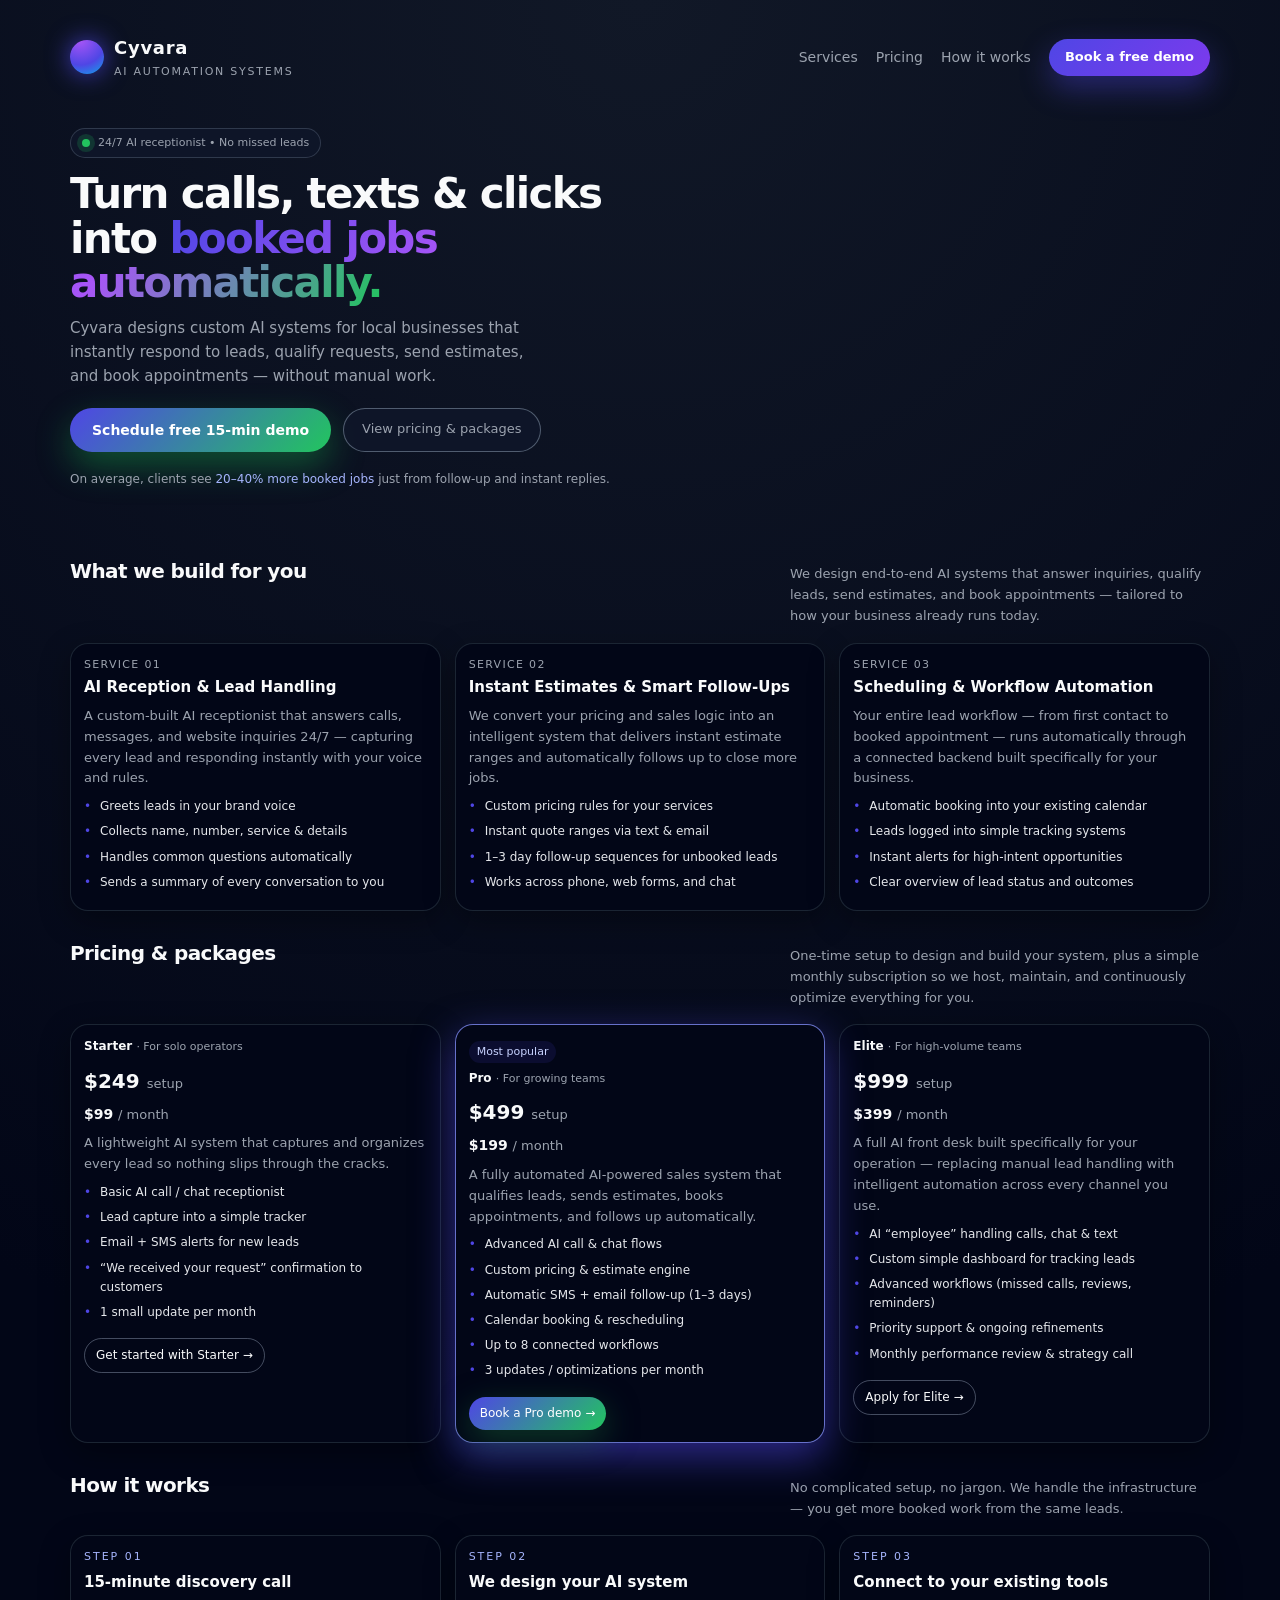
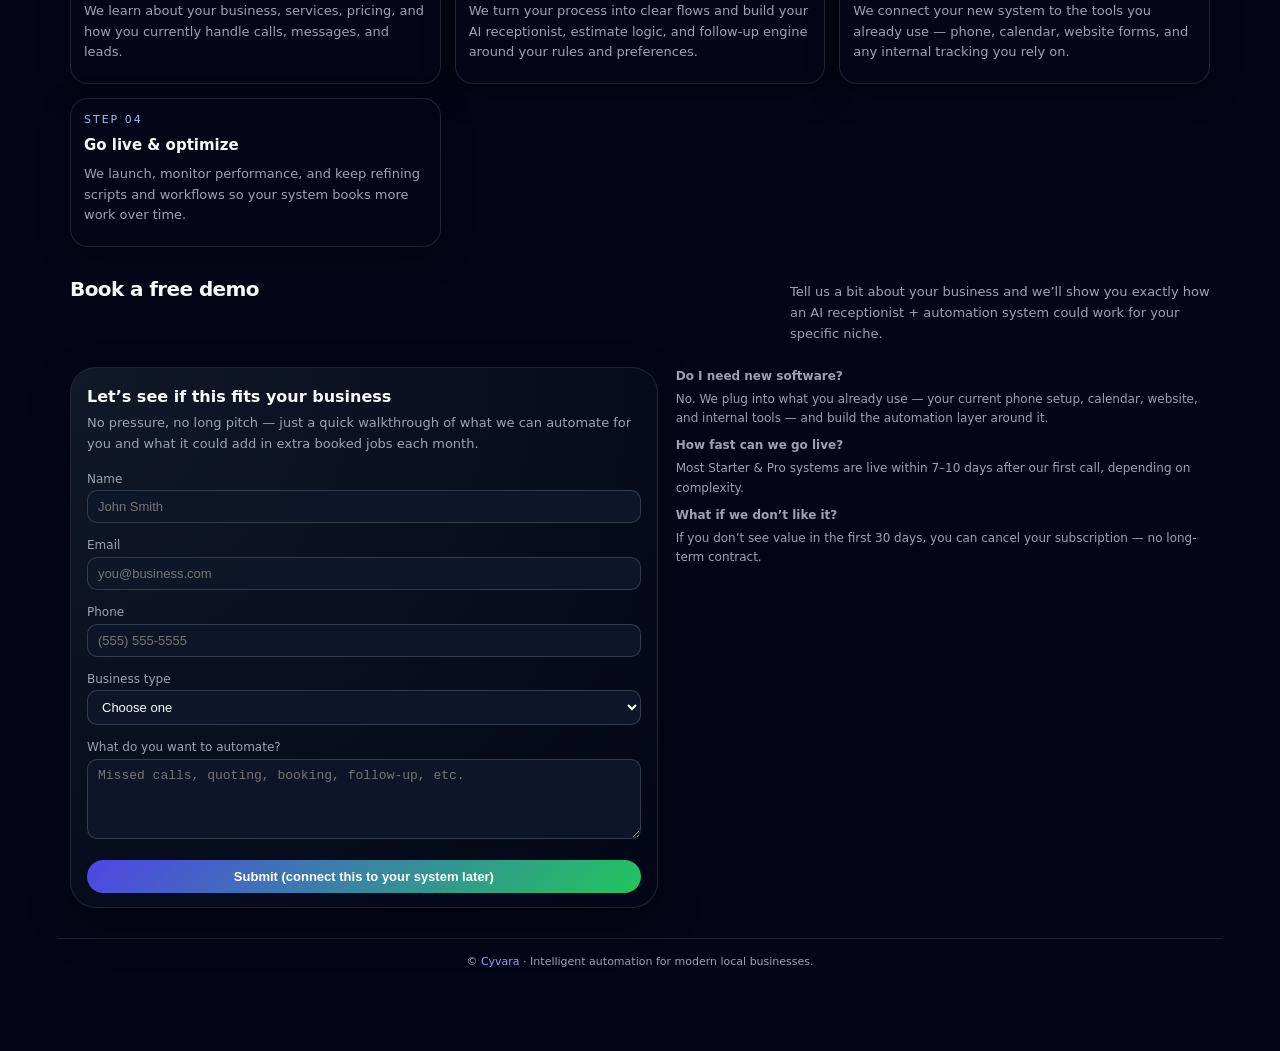
<file: Cyvara site.html>
<!DOCTYPE html>
<html lang="en">
<head>
  <meta charset="UTF-8" />
  <title>Cyvara | AI Automation for Local Businesses</title>
  <meta name="viewport" content="width=device-width, initial-scale=1" />
  <meta name="description" content="Cyvara builds custom AI systems for local businesses to capture leads, send quotes, and book jobs automatically — without missed opportunities." />

  <style>
    :root {
      --bg: #070815;
      --bg-secondary: #0f1022;
      --accent: #4f46e5;
      --accent-soft: rgba(79, 70, 229, 0.12);
      --accent-strong: rgba(79, 70, 229, 0.2);
      --text: #f9fafb;
      --muted: #9ca3af;
      --card: #111827;
      --border: #1f2933;
      --danger: #ef4444;
      --success: #22c55e;
      --shadow-soft: 0 18px 40px rgba(0, 0, 0, 0.35);
      --radius-lg: 18px;
      --radius-xl: 26px;
      --radius-pill: 999px;
    }

    * {
      box-sizing: border-box;
      margin: 0;
      padding: 0;
    }

    body {
      font-family: system-ui, -apple-system, BlinkMacSystemFont, "SF Pro Text",
        "Inter", sans-serif;
      background: radial-gradient(circle at top, #111827 0, #020617 52%);
      color: var(--text);
      line-height: 1.6;
      -webkit-font-smoothing: antialiased;
    }

    a {
      color: inherit;
      text-decoration: none;
    }

    .page {
      max-width: 1200px;
      margin: 0 auto;
      padding: 24px 18px 80px;
    }

    header {
      display: flex;
      align-items: center;
      justify-content: space-between;
      gap: 16px;
      padding: 10px 12px 22px;
    }

    .logo {
      display: flex;
      align-items: center;
      gap: 10px;
    }

    .logo-mark {
      width: 34px;
      height: 34px;
      border-radius: 999px;
      background: radial-gradient(circle at 30% 0, #a855f7, #4f46e5 60%, #0ea5e9 100%);
      box-shadow: 0 0 24px rgba(79, 70, 229, 0.8);
    }

    .logo-text-main {
      font-weight: 700;
      letter-spacing: 0.04em;
      font-size: 18px;
    }

    .logo-text-sub {
      font-size: 11px;
      color: var(--muted);
      text-transform: uppercase;
      letter-spacing: 0.16em;
    }

    nav {
      display: flex;
      align-items: center;
      gap: 18px;
      font-size: 14px;
      color: var(--muted);
    }

    nav a {
      padding: 4px 0;
      position: relative;
    }

    nav a::after {
      content: "";
      position: absolute;
      left: 0;
      bottom: -4px;
      width: 0;
      height: 2px;
      border-radius: 999px;
      background: linear-gradient(90deg, #4f46e5, #22c55e);
      transition: width 0.18s ease-out;
    }

    nav a:hover::after {
      width: 100%;
    }

    .nav-cta {
      padding: 8px 16px;
      border-radius: var(--radius-pill);
      background: linear-gradient(135deg, #4f46e5, #7c3aed);
      color: white;
      font-size: 13px;
      font-weight: 600;
      box-shadow: 0 12px 30px rgba(79, 70, 229, 0.4);
    }

    .nav-cta:hover {
      filter: brightness(1.05);
      transform: translateY(-1px);
      transition: 0.15s ease-out;
    }

    .hero {
      display: grid;
      grid-template-columns: minmax(0, 1.3fr) minmax(0, 1fr);
      gap: 32px;
      padding: 26px 12px 40px;
      align-items: center;
    }

    @media (max-width: 880px) {
      .hero {
        grid-template-columns: minmax(0, 1fr);
      }
      nav {
        display: none;
      }
      header {
        justify-content: center;
      }
    }

    .pill {
      display: inline-flex;
      align-items: center;
      gap: 8px;
      padding: 5px 11px;
      border-radius: 999px;
      background: rgba(15, 23, 42, 0.9);
      border: 1px solid rgba(148, 163, 184, 0.25);
      font-size: 11px;
      color: var(--muted);
      margin-bottom: 14px;
    }

    .pill-dot {
      width: 8px;
      height: 8px;
      border-radius: 999px;
      background: var(--success);
      box-shadow: 0 0 0 5px rgba(34, 197, 94, 0.18);
    }

    h1 {
      font-size: clamp(32px, 5vw, 42px);
      line-height: 1.06;
      letter-spacing: -0.04em;
      margin-bottom: 10px;
    }

    h1 span.highlight {
      background: linear-gradient(120deg, #4f46e5, #a855f7, #22c55e);
      -webkit-background-clip: text;
      color: transparent;
    }

    .hero-subtitle {
      font-size: 15px;
      color: var(--muted);
      max-width: 480px;
      margin-bottom: 20px;
    }

    .hero-actions {
      display: flex;
      flex-wrap: wrap;
      gap: 12px;
      margin-bottom: 18px;
    }

    .btn-primary {
      padding: 11px 22px;
      border-radius: var(--radius-pill);
      background: linear-gradient(135deg, #4f46e5, #22c55e);
      color: white;
      font-weight: 600;
      font-size: 14px;
      border: none;
      cursor: pointer;
      box-shadow: 0 14px 35px rgba(22, 163, 74, 0.45);
    }

    .btn-outline {
      padding: 10px 18px;
      border-radius: var(--radius-pill);
      border: 1px solid rgba(148, 163, 184, 0.5);
      background: rgba(15, 23, 42, 0.9);
      color: var(--muted);
      font-size: 13px;
      cursor: pointer;
    }

    .hero-footnote {
      font-size: 12px;
      color: var(--muted);
    }

    .hero-footnote span {
      color: #a5b4fc;
      font-weight: 500;
    }

    .hero-card {
      background: radial-gradient(circle at top left, #1f2937, #020617);
      border-radius: var(--radius-xl);
      padding: 18px 18px 18px;
      border: 1px solid rgba(55, 65, 81, 0.8);
      box-shadow: var(--shadow-soft);
      position: relative;
      overflow: hidden;
    }

    .hero-card::before {
      content: "";
      position: absolute;
      inset: -40%;
      background: radial-gradient(circle at 0 0, rgba(79, 70, 229, 0.25), transparent 55%);
      opacity: 0.9;
      pointer-events: none;
    }

    .hero-card-inner {
      position: relative;
      z-index: 1;
    }

    .hero-tag {
      font-size: 11px;
      background: rgba(15, 23, 42, 0.85);
      padding: 4px 9px;
      border-radius: 999px;
      display: inline-flex;
      align-items: center;
      gap: 6px;
      border: 1px solid rgba(148, 163, 184, 0.32);
      margin-bottom: 10px;
      color: var(--muted);
    }

    .hero-tag span {
      width: 7px;
      height: 7px;
      border-radius: 50%;
      background: var(--accent);
    }

    .hero-metric-row {
      display: flex;
      gap: 10px;
      margin-bottom: 12px;
    }

    .hero-metric {
      flex: 1;
      background: rgba(15, 23, 42, 0.9);
      border-radius: 16px;
      padding: 10px 12px;
      border: 1px solid rgba(31, 41, 55, 0.9);
    }

    .hero-metric-label {
      font-size: 11px;
      color: var(--muted);
      margin-bottom: 4px;
    }

    .hero-metric-value {
      font-size: 16px;
      font-weight: 600;
    }

    .hero-metric-pill {
      font-size: 11px;
      padding: 2px 8px;
      border-radius: 999px;
      background: rgba(34, 197, 94, 0.1);
      color: #bbf7d0;
      display: inline-block;
      margin-top: 4px;
    }

    .hero-leads-list {
      margin-top: 8px;
      background: rgba(15, 23, 42, 0.9);
      border-radius: 15px;
      border: 1px dashed rgba(55, 65, 81, 0.9);
      padding: 10px 11px;
      max-height: 150px;
      overflow: hidden;
      font-size: 12px;
    }

    .lead-row {
      display: flex;
      justify-content: space-between;
      padding: 4px 0;
      border-bottom: 1px solid rgba(31, 41, 55, 0.75);
    }

    .lead-row:last-child {
      border-bottom: none;
    }

    .lead-name {
      font-weight: 500;
    }

    .lead-service {
      color: var(--muted);
      font-size: 11px;
    }

    .lead-status {
      font-size: 11px;
      padding: 2px 8px;
      border-radius: 999px;
      background: rgba(56, 189, 248, 0.08);
      color: #7dd3fc;
    }

    .lead-status.hot {
      background: rgba(34, 197, 94, 0.08);
      color: #bbf7d0;
    }

    .section {
      padding: 26px 12px 0;
    }

    .section-header {
      display: flex;
      align-items: baseline;
      justify-content: space-between;
      margin-bottom: 16px;
      gap: 10px;
    }

    .section-title {
      font-size: 20px;
      letter-spacing: -0.03em;
    }

    .section-subtitle {
      font-size: 13px;
      color: var(--muted);
      max-width: 420px;
    }

    .grid-3 {
      display: grid;
      grid-template-columns: repeat(3, minmax(0, 1fr));
      gap: 14px;
    }

    @media (max-width: 900px) {
      .grid-3 {
        grid-template-columns: repeat(2, minmax(0, 1fr));
      }
    }

    @media (max-width: 720px) {
      .grid-3 {
        grid-template-columns: minmax(0, 1fr);
      }
    }

    .card {
      background: linear-gradient(145deg, #020617, #020617 60%, #020617);
      border-radius: var(--radius-lg);
      border: 1px solid rgba(31, 41, 55, 0.9);
      padding: 12px 13px;
      box-shadow: 0 10px 30px rgba(0, 0, 0, 0.35);
    }

    .card-label {
      font-size: 11px;
      color: var(--muted);
      margin-bottom: 2px;
      text-transform: uppercase;
      letter-spacing: 0.12em;
    }

    .card-title {
      font-size: 15px;
      margin-bottom: 7px;
      font-weight: 600;
    }

    .card-body {
      font-size: 13px;
      color: var(--muted);
      margin-bottom: 8px;
    }

    .card-list {
      list-style: none;
      margin: 0;
      padding: 0;
      font-size: 12px;
      color: #e5e7eb;
    }

    .card-list li {
      padding-left: 16px;
      position: relative;
      margin-bottom: 6px;
    }

    .card-list li::before {
      content: "•";
      position: absolute;
      left: 0;
      color: #4f46e5;
    }

    .pricing-tag {
      font-size: 12px;
      font-weight: 600;
      margin-bottom: 8px;
    }

    .pricing-tag span {
      font-size: 11px;
      color: var(--muted);
      font-weight: 400;
    }

    .price {
      font-size: 20px;
      font-weight: 700;
      margin-bottom: 6px;
    }

    .price span {
      font-size: 13px;
      font-weight: 400;
      color: var(--muted);
    }

    .badge-popular {
      font-size: 11px;
      padding: 2px 8px;
      border-radius: 999px;
      background: var(--accent-soft);
      color: #c7d2fe;
      display: inline-block;
      margin-bottom: 6px;
    }

    .pricing-cta {
      margin-top: 10px;
      font-size: 12px;
      padding: 7px 11px;
      border-radius: var(--radius-pill);
      border: 1px solid rgba(148, 163, 184, 0.45);
      display: inline-block;
      cursor: pointer;
    }

    .pricing-cta.primary {
      border: none;
      background: linear-gradient(135deg, #4f46e5, #22c55e);
      color: white;
      box-shadow: 0 10px 32px rgba(22, 101, 52, 0.55);
    }

    .how-grid {
      display: grid;
      grid-template-columns: repeat(3, minmax(0, 1fr));
      gap: 14px;
    }

    @media (max-width: 900px) {
      .how-grid {
        grid-template-columns: repeat(2, minmax(0, 1fr));
      }
    }

    @media (max-width: 720px) {
      .how-grid {
        grid-template-columns: minmax(0, 1fr);
      }
    }

    .step-number {
      font-size: 11px;
      color: #a5b4fc;
      margin-bottom: 4px;
      text-transform: uppercase;
      letter-spacing: 0.18em;
    }

    .contact {
      margin-top: 22px;
      display: grid;
      grid-template-columns: minmax(0, 1.1fr) minmax(0, 1fr);
      gap: 18px;
      align-items: flex-start;
    }

    @media (max-width: 880px) {
      .contact {
        grid-template-columns: minmax(0, 1fr);
      }
    }

    .contact-card {
      background: radial-gradient(circle at top left, #111827, #020617);
      border-radius: var(--radius-xl);
      border: 1px solid rgba(31, 41, 55, 0.9);
      padding: 16px 16px 14px;
      box-shadow: var(--shadow-soft);
    }

    .contact-card h3 {
      font-size: 16px;
      margin-bottom: 4px;
    }

    .contact-card p {
      font-size: 13px;
      color: var(--muted);
      margin-bottom: 10px;
    }

    form {
      display: grid;
      gap: 8px;
      margin-top: 6px;
    }

    label {
      font-size: 12px;
      color: var(--muted);
    }

    input,
    textarea,
    select {
      width: 100%;
      padding: 8px 10px;
      border-radius: 10px;
      border: 1px solid rgba(55, 65, 81, 0.9);
      background: rgba(15, 23, 42, 0.95);
      color: var(--text);
      font-size: 13px;
      outline: none;
    }

    input:focus,
    textarea:focus,
    select:focus {
      border-color: #4f46e5;
      box-shadow: 0 0 0 1px rgba(79, 70, 229, 0.5);
    }

    textarea {
      min-height: 80px;
      resize: vertical;
    }

    .btn-submit {
      margin-top: 6px;
      padding: 9px 18px;
      border-radius: var(--radius-pill);
      border: none;
      background: linear-gradient(135deg, #4f46e5, #22c55e);
      color: white;
      font-size: 13px;
      font-weight: 600;
      cursor: pointer;
    }

    .mini-faq {
      font-size: 12px;
      color: var(--muted);
    }

    .mini-faq p {
      margin-bottom: 4px;
    }

    footer {
      margin-top: 30px;
      font-size: 11px;
      color: var(--muted);
      border-top: 1px solid rgba(31, 41, 55, 0.9);
      padding-top: 14px;
      text-align: center;
    }

    footer span {
      color: #9f9ffb;
    }
  </style>
</head>
<body>
  <div class="page">
    <header>
      <div class="logo">
        <div class="logo-mark"></div>
        <div>
          <div class="logo-text-main">Cyvara</div>
          <div class="logo-text-sub">AI Automation Systems</div>
        </div>
      </div>
      <nav>
        <a href="#services">Services</a>
        <a href="#pricing">Pricing</a>
        <a href="#how">How it works</a>
        <a href="#contact" class="nav-cta">Book a free demo</a>
      </nav>
    </header>

    <main>
      <!-- HERO -->
      <section class="hero">
        <div>
          <div class="pill">
            <div class="pill-dot"></div>
            <span>24/7 AI receptionist • No missed leads</span>
          </div>
          <h1>
            Turn calls, texts & clicks into
            <span class="highlight">booked jobs automatically.</span>
          </h1>
          <p class="hero-subtitle">
            Cyvara designs custom AI systems for local businesses that instantly respond to leads,
            qualify requests, send estimates, and book appointments — without manual work.
          </p>

          <div class="hero-actions">
            <a href="#contact" class="btn-primary">Schedule free 15-min demo</a>
            <a href="#pricing" class="btn-outline">View pricing & packages</a>
          </div>

          <p class="hero-footnote">
            On average, clients see <span>20–40% more booked jobs</span> just from follow-up and instant replies.
          </p>
        </div>

        </section>

      <!-- SERVICES -->
      <section id="services" class="section">
        <div class="section-header">
          <h2 class="section-title">What we build for you</h2>
          <p class="section-subtitle">
            We design end-to-end AI systems that answer inquiries, qualify leads, send estimates,
            and book appointments — tailored to how your business already runs today.
          </p>
        </div>

        <div class="grid-3">
          <div class="card">
            <div class="card-label">Service 01</div>
            <div class="card-title">AI Reception & Lead Handling</div>
            <p class="card-body">
              A custom-built AI receptionist that answers calls, messages, and website inquiries 24/7 —
              capturing every lead and responding instantly with your voice and rules.
            </p>
            <ul class="card-list">
              <li>Greets leads in your brand voice</li>
              <li>Collects name, number, service & details</li>
              <li>Handles common questions automatically</li>
              <li>Sends a summary of every conversation to you</li>
            </ul>
          </div>

          <div class="card">
            <div class="card-label">Service 02</div>
            <div class="card-title">Instant Estimates & Smart Follow-Ups</div>
            <p class="card-body">
              We convert your pricing and sales logic into an intelligent system that delivers
              instant estimate ranges and automatically follows up to close more jobs.
            </p>
            <ul class="card-list">
              <li>Custom pricing rules for your services</li>
              <li>Instant quote ranges via text & email</li>
              <li>1–3 day follow-up sequences for unbooked leads</li>
              <li>Works across phone, web forms, and chat</li>
            </ul>
          </div>

          <div class="card">
            <div class="card-label">Service 03</div>
            <div class="card-title">Scheduling & Workflow Automation</div>
            <p class="card-body">
              Your entire lead workflow — from first contact to booked appointment —
              runs automatically through a connected backend built specifically for your business.
            </p>
            <ul class="card-list">
              <li>Automatic booking into your existing calendar</li>
              <li>Leads logged into simple tracking systems</li>
              <li>Instant alerts for high-intent opportunities</li>
              <li>Clear overview of lead status and outcomes</li>
            </ul>
          </div>
        </div>
      </section>

      <!-- PRICING -->
      <section id="pricing" class="section">
        <div class="section-header">
          <h2 class="section-title">Pricing & packages</h2>
          <p class="section-subtitle">
            One-time setup to design and build your system, plus a simple monthly subscription
            so we host, maintain, and continuously optimize everything for you.
          </p>
        </div>

        <div class="grid-3">
          <!-- Starter -->
          <div class="card">
            <div class="pricing-tag">Starter <span>· For solo operators</span></div>
            <div class="price">$249 <span>setup</span></div>
            <div class="price" style="font-size:14px; margin-bottom:8px;">
              $99 <span>/ month</span>
            </div>
            <p class="card-body">
              A lightweight AI system that captures and organizes every lead so nothing slips through the cracks.
            </p>
            <ul class="card-list">
              <li>Basic AI call / chat receptionist</li>
              <li>Lead capture into a simple tracker</li>
              <li>Email + SMS alerts for new leads</li>
              <li>“We received your request” confirmation to customers</li>
              <li>1 small update per month</li>
            </ul>
            <a href="#contact" class="pricing-cta">Get started with Starter →</a>
          </div>

          <!-- Pro -->
          <div class="card" style="border-color: rgba(129,140,248,0.8); box-shadow: 0 14px 40px rgba(79,70,229,0.55); position: relative;">
            <div class="badge-popular">Most popular</div>
            <div class="pricing-tag">Pro <span>· For growing teams</span></div>
            <div class="price">$499 <span>setup</span></div>
            <div class="price" style="font-size:14px; margin-bottom:8px;">
              $199 <span>/ month</span>
            </div>
            <p class="card-body">
              A fully automated AI-powered sales system that qualifies leads,
              sends estimates, books appointments, and follows up automatically.
            </p>
            <ul class="card-list">
              <li>Advanced AI call & chat flows</li>
              <li>Custom pricing & estimate engine</li>
              <li>Automatic SMS + email follow-up (1–3 days)</li>
              <li>Calendar booking & rescheduling</li>
              <li>Up to 8 connected workflows</li>
              <li>3 updates / optimizations per month</li>
            </ul>
            <a href="#contact" class="pricing-cta primary">Book a Pro demo →</a>
          </div>

          <!-- Elite -->
          <div class="card">
            <div class="pricing-tag">Elite <span>· For high-volume teams</span></div>
            <div class="price">$999 <span>setup</span></div>
            <div class="price" style="font-size:14px; margin-bottom:8px;">
              $399 <span>/ month</span>
            </div>
            <p class="card-body">
              A full AI front desk built specifically for your operation — replacing manual lead handling
              with intelligent automation across every channel you use.
            </p>
            <ul class="card-list">
              <li>AI “employee” handling calls, chat & text</li>
              <li>Custom simple dashboard for tracking leads</li>
              <li>Advanced workflows (missed calls, reviews, reminders)</li>
              <li>Priority support & ongoing refinements</li>
              <li>Monthly performance review & strategy call</li>
            </ul>
            <a href="#contact" class="pricing-cta">Apply for Elite →</a>
          </div>
        </div>
      </section>

      <!-- HOW IT WORKS -->
      <section id="how" class="section">
        <div class="section-header">
          <h2 class="section-title">How it works</h2>
          <p class="section-subtitle">
            No complicated setup, no jargon. We handle the infrastructure — you get more booked work from the same leads.
          </p>
        </div>

        <div class="how-grid">
          <div class="card">
            <div class="step-number">Step 01</div>
            <div class="card-title">15-minute discovery call</div>
            <p class="card-body">
              We learn about your business, services, pricing, and how you currently handle calls, messages, and leads.
            </p>
          </div>
          <div class="card">
            <div class="step-number">Step 02</div>
            <div class="card-title">We design your AI system</div>
            <p class="card-body">
              We turn your process into clear flows and build your AI receptionist, estimate logic,
              and follow-up engine around your rules and preferences.
            </p>
          </div>
          <div class="card">
            <div class="step-number">Step 03</div>
            <div class="card-title">Connect to your existing tools</div>
            <p class="card-body">
              We connect your new system to the tools you already use — phone, calendar, website forms,
              and any internal tracking you rely on.
            </p>
          </div>
          <div class="card">
            <div class="step-number">Step 04</div>
            <div class="card-title">Go live & optimize</div>
            <p class="card-body">
              We launch, monitor performance, and keep refining scripts and workflows so your system books more work over time.
            </p>
          </div>
        </div>
      </section>

      <!-- CONTACT -->
      <section id="contact" class="section">
        <div class="section-header">
          <h2 class="section-title">Book a free demo</h2>
          <p class="section-subtitle">
            Tell us a bit about your business and we’ll show you exactly how an AI receptionist + automation system
            could work for your specific niche.
          </p>
        </div>

        <div class="contact">
          <div class="contact-card">
            <h3>Let’s see if this fits your business</h3>
            <p>
              No pressure, no long pitch — just a quick walkthrough of what we can automate for you and
              what it could add in extra booked jobs each month.
            </p>
            <!-- You can connect this to your backend later -->
            <form>
              <div>
                <label for="name">Name</label>
                <input id="name" type="text" placeholder="John Smith" />
              </div>
              <div>
                <label for="email">Email</label>
                <input id="email" type="email" placeholder="you@business.com" />
              </div>
              <div>
                <label for="phone">Phone</label>
                <input id="phone" type="tel" placeholder="(555) 555-5555" />
              </div>
              <div>
                <label for="niche">Business type</label>
                <select id="niche">
                  <option value="">Choose one</option>
                  <option>Roofing</option>
                  <option>Landscaping</option>
                  <option>Car detailing</option>
                  <option>Plumbing / HVAC</option>
                  <option>Cleaning</option>
                  <option>Gym / Fitness</option>
                  <option>Med spa</option>
                  <option>Other</option>
                </select>
              </div>
              <div>
                <label for="message">What do you want to automate?</label>
                <textarea id="message" placeholder="Missed calls, quoting, booking, follow-up, etc."></textarea>
              </div>
              <button type="button" class="btn-submit">
                Submit (connect this to your system later)
              </button>
            </form>
          </div>

          <div class="mini-faq">
            <p><strong>Do I need new software?</strong></p>
            <p>
              No. We plug into what you already use — your current phone setup, calendar, website, and internal tools —
              and build the automation layer around it.
            </p>
            <p style="margin-top:8px;"><strong>How fast can we go live?</strong></p>
            <p>
              Most Starter & Pro systems are live within 7–10 days after our first call, depending on complexity.
            </p>
            <p style="margin-top:8px;"><strong>What if we don’t like it?</strong></p>
            <p>
              If you don’t see value in the first 30 days, you can cancel your subscription — no long-term contract.
            </p>
          </div>
        </div>
      </section>
    </main>

    <footer>
      © <span>Cyvara</span> · Intelligent automation for modern local businesses.
    </footer>
  </div>
</body>
</html>
</file>
<file: assets/styles.css>
/* =========================================================
   Cyvara — flagship site
   ========================================================= */

:root {
  color-scheme: dark;

  --bg: #05060d;
  --bg-2: #090a16;
  --surface: rgba(255, 255, 255, 0.03);
  --surface-2: rgba(255, 255, 255, 0.06);
  --line: rgba(255, 255, 255, 0.08);
  --line-2: rgba(255, 255, 255, 0.15);

  --text: #f4f5fa;
  --text-2: #a9adc0;
  --text-3: #7e8298;

  --indigo: #6366f1;
  --indigo-soft: #818cf8;
  --violet: #a78bfa;
  --green: #34d399;

  --grad: linear-gradient(120deg, #818cf8 0%, #c084fc 46%, #34d399 100%);
  --grad-btn: linear-gradient(135deg, #4f46e5, #7c3aed);

  --font-sans: "Inter", system-ui, -apple-system, "SF Pro Text", "Segoe UI", sans-serif;
  --font-serif: "Instrument Serif", "Iowan Old Style", Georgia, serif;
  --font-mono: "Geist Mono", ui-monospace, "SF Mono", Menlo, monospace;

  --ease: cubic-bezier(0.16, 1, 0.3, 1);
  --radius: 24px;
  --wrap: 1180px;
}

*, *::before, *::after { box-sizing: border-box; margin: 0; padding: 0; }

html { scroll-behavior: smooth; -webkit-text-size-adjust: 100%; }

body {
  font-family: var(--font-sans);
  background: var(--bg);
  color: var(--text);
  line-height: 1.6;
  font-size: 16px;
  -webkit-font-smoothing: antialiased;
  text-rendering: optimizeLegibility;
  overflow-x: hidden;
}

a { color: inherit; text-decoration: none; }
img, svg { display: block; max-width: 100%; }
button { font: inherit; color: inherit; background: none; border: 0; cursor: pointer; }
[id] { scroll-margin-top: 110px; }

:focus-visible { outline: 2px solid var(--indigo-soft); outline-offset: 3px; border-radius: 6px; }

.skip {
  position: fixed; left: 16px; top: -60px; z-index: 200;
  background: #fff; color: #000; padding: 10px 16px; border-radius: 10px; font-weight: 600;
  transition: top 0.2s var(--ease);
}
.skip:focus { top: 16px; }

.wrap { width: 100%; max-width: var(--wrap); margin-inline: auto; padding-inline: clamp(20px, 4vw, 32px); }
.sec { padding-block: clamp(72px, 11vw, 140px); position: relative; }

.i { width: 1.15em; height: 1.15em; fill: none; stroke: currentColor; stroke-width: 1.8; stroke-linecap: round; stroke-linejoin: round; flex: none; }
.sr { position: absolute; width: 1px; height: 1px; overflow: hidden; clip: rect(0 0 0 0); white-space: nowrap; }

/* ---------- Type ---------- */
.eyebrow {
  display: inline-flex; align-items: center; gap: 10px;
  font: 500 12px/1 var(--font-mono); letter-spacing: 0.16em; text-transform: uppercase; color: var(--violet);
}
.eyebrow::before { content: ""; width: 22px; height: 1px; background: currentColor; opacity: 0.6; }

.h2 { font-size: clamp(32px, 5.2vw, 60px); line-height: 1.04; letter-spacing: -0.04em; font-weight: 600; text-wrap: balance; }
.lede { font-size: clamp(16px, 1.6vw, 19px); color: var(--text-2); max-width: 560px; text-wrap: pretty; }
.serif { font-family: var(--font-serif); font-style: italic; font-weight: 400; letter-spacing: -0.02em; font-size: 1.08em; }
.grad {
  background: var(--grad); -webkit-background-clip: text; background-clip: text; color: transparent;
  -webkit-text-fill-color: transparent;
}
.sec-head { display: grid; gap: 18px; margin-bottom: clamp(36px, 6vw, 64px); }
.sec-head.center { justify-items: center; text-align: center; }
.sec-head.center .lede { margin-inline: auto; }

/* ---------- Buttons ---------- */
.btn {
  --h: 46px;
  display: inline-flex; align-items: center; justify-content: center; gap: 8px;
  min-height: var(--h); padding: 0 22px; border-radius: 999px;
  font-size: 15px; font-weight: 600; letter-spacing: -0.01em; white-space: nowrap;
  transition: transform 0.25s var(--ease), background 0.25s var(--ease), border-color 0.25s var(--ease), box-shadow 0.25s var(--ease);
  cursor: pointer;
}
.btn .i { transition: transform 0.25s var(--ease); }
.btn:hover .i { transform: translate(2px, -2px); }
.btn.to-right:hover .i { transform: translateX(3px); }
.btn:active { transform: scale(0.97); }

.btn-primary { background: #fff; color: #07080f; box-shadow: 0 0 0 1px rgba(255,255,255,0.4), 0 10px 40px -8px rgba(129, 140, 248, 0.6); }
.btn-primary:hover { background: #e9eaff; box-shadow: 0 0 0 1px rgba(255,255,255,0.6), 0 14px 48px -6px rgba(129, 140, 248, 0.8); }
.btn-ghost { border: 1px solid var(--line-2); background: rgba(255,255,255,0.03); color: var(--text); }
.btn-ghost:hover { background: rgba(255,255,255,0.08); border-color: rgba(255,255,255,0.28); }
.btn-sm { --h: 40px; padding: 0 18px; font-size: 14px; }

/* ---------- Nav ---------- */
.nav-shell { position: fixed; z-index: 100; top: 14px; left: 0; right: 0; padding-inline: 14px; pointer-events: none; }
.nav {
  pointer-events: auto; position: relative;
  max-width: 1080px; margin-inline: auto;
  display: flex; align-items: center; justify-content: space-between; gap: 12px;
  padding: 8px 8px 8px 18px; border-radius: 999px;
  background: rgba(9, 10, 22, 0.55); border: 1px solid var(--line);
  -webkit-backdrop-filter: blur(18px) saturate(140%); backdrop-filter: blur(18px) saturate(140%);
  transition: background 0.3s var(--ease), border-color 0.3s var(--ease), box-shadow 0.3s var(--ease);
}
.nav-shell.scrolled .nav { background: rgba(7, 8, 18, 0.82); border-color: var(--line-2); box-shadow: 0 12px 40px rgba(0,0,0,0.45); }

.brand { display: inline-flex; align-items: center; gap: 10px; font-weight: 700; letter-spacing: 0.02em; font-size: 17px; }
.brand svg { width: 30px; height: 30px; filter: drop-shadow(0 0 10px rgba(99, 102, 241, 0.55)); }

.nav-links { display: flex; align-items: center; gap: 4px; }
.nav-links a { padding: 9px 14px; border-radius: 999px; font-size: 14px; color: var(--text-2); transition: color 0.2s, background 0.2s; }
.nav-links a:hover { color: var(--text); background: var(--surface-2); }
.nav-right { display: flex; align-items: center; gap: 6px; }
.nav-login { padding: 9px 14px; font-size: 14px; color: var(--text-2); border-radius: 999px; }
.nav-login:hover { color: var(--text); }

.menu-btn { display: none; width: 44px; height: 44px; border-radius: 50%; align-items: center; justify-content: center; border: 1px solid var(--line-2); }
.menu-btn .i { width: 20px; height: 20px; }
.menu-btn .i-x { display: none; }
.menu-btn[aria-expanded="true"] .i-menu { display: none; }
.menu-btn[aria-expanded="true"] .i-x { display: block; }

.mobile-menu {
  pointer-events: auto; display: none; max-width: 1080px; margin: 8px auto 0; padding: 10px;
  border-radius: 24px; background: rgba(7, 8, 18, 0.92); border: 1px solid var(--line-2);
  -webkit-backdrop-filter: blur(20px); backdrop-filter: blur(20px);
}
.mobile-menu a { display: flex; align-items: center; justify-content: space-between; padding: 15px 16px; border-radius: 14px; font-size: 17px; font-weight: 500; }
.mobile-menu a:hover { background: var(--surface-2); }
.mobile-menu .btn { width: 100%; margin-top: 6px; }
.mobile-menu.open { display: block; animation: menuIn 0.3s var(--ease); }
@keyframes menuIn { from { opacity: 0; transform: translateY(-8px); } to { opacity: 1; transform: none; } }

@media (max-width: 860px) {
  .nav-links, .nav-login, .nav-right .btn { display: none; }
  .menu-btn { display: inline-flex; }
}

/* ---------- Hero ---------- */
.hero { position: relative; isolation: isolate; padding: clamp(140px, 19vw, 210px) 0 clamp(40px, 6vw, 70px); overflow: hidden; }
.hero-bg { position: absolute; inset: 0; z-index: -1; pointer-events: none; }
.gridlines {
  position: absolute; inset: 0; opacity: 0.55;
  background-image: linear-gradient(var(--line) 1px, transparent 1px), linear-gradient(90deg, var(--line) 1px, transparent 1px);
  background-size: 72px 72px;
  -webkit-mask-image: radial-gradient(ellipse 75% 65% at 50% 0%, #000 25%, transparent 75%);
  mask-image: radial-gradient(ellipse 75% 65% at 50% 0%, #000 25%, transparent 75%);
}
.aurora { position: absolute; inset: -10% -10% auto; height: 100%; filter: blur(70px); opacity: 0.85; }
.aurora span { position: absolute; border-radius: 50%; will-change: transform; }
.aurora .a1 { left: 6%; top: 2%; width: min(46vw, 640px); aspect-ratio: 1; background: radial-gradient(circle, rgba(79, 70, 229, 0.6), transparent 66%); animation: drift1 24s ease-in-out infinite alternate; }
.aurora .a2 { right: 4%; top: -4%; width: min(42vw, 580px); aspect-ratio: 1; background: radial-gradient(circle, rgba(168, 85, 247, 0.42), transparent 66%); animation: drift2 28s ease-in-out infinite alternate; }
.aurora .a3 { left: 36%; top: 34%; width: min(34vw, 460px); aspect-ratio: 1; background: radial-gradient(circle, rgba(34, 197, 94, 0.26), transparent 66%); animation: drift3 30s ease-in-out infinite alternate; }
@keyframes drift1 { to { transform: translate(90px, 50px) scale(1.12); } }
@keyframes drift2 { to { transform: translate(-80px, 70px) scale(1.08); } }
@keyframes drift3 { to { transform: translate(60px, -40px) scale(1.15); } }

.hero-inner { display: grid; justify-items: center; text-align: center; gap: 28px; }

.announce {
  display: inline-flex; align-items: center; gap: 10px; padding: 6px 8px 6px 14px; border-radius: 999px;
  border: 1px solid var(--line-2); background: rgba(255,255,255,0.04); font-size: 13.5px; color: var(--text-2);
  transition: border-color 0.25s, background 0.25s;
}
.announce:hover { border-color: rgba(255,255,255,0.3); background: rgba(255,255,255,0.07); color: var(--text); }
.announce b { color: var(--text); font-weight: 600; }
.announce .dot { width: 7px; height: 7px; border-radius: 50%; background: var(--green); box-shadow: 0 0 0 4px rgba(52, 211, 153, 0.16); }
.announce .go { display: grid; place-items: center; width: 26px; height: 26px; border-radius: 50%; background: var(--surface-2); }
.announce .go .i { width: 14px; height: 14px; }

.hero h1 { font-size: clamp(46px, 9vw, 112px); line-height: 0.96; letter-spacing: -0.055em; font-weight: 600; max-width: 1000px; text-wrap: balance; }
.hero h1 .serif { display: inline-block; padding-right: 0.06em; }
.hero .lede { font-size: clamp(17px, 2vw, 21px); max-width: 620px; }
.hero-actions { display: flex; flex-wrap: wrap; gap: 12px; justify-content: center; margin-top: 4px; }

/* App window mock */
.stage { margin-top: clamp(48px, 8vw, 90px); perspective: 1600px; }
.window {
  --p: 1;
  max-width: 1060px; margin-inline: auto; text-align: left;
  border-radius: 22px; border: 1px solid var(--line-2);
  background: linear-gradient(180deg, #0e0f1f, #080914);
  box-shadow: 0 0 0 1px rgba(255,255,255,0.02), 0 50px 140px -30px rgba(99, 102, 241, 0.45), 0 30px 70px rgba(0,0,0,0.6);
  overflow: hidden; transform-origin: 50% 0;
  transform: rotateX(calc((1 - var(--p)) * 14deg)) scale(calc(0.93 + var(--p) * 0.07));
  will-change: transform;
}
.window-bar { display: flex; align-items: center; gap: 8px; padding: 13px 16px; border-bottom: 1px solid var(--line); background: rgba(255,255,255,0.02); }
.window-bar i { width: 11px; height: 11px; border-radius: 50%; background: #2b2d44; }
.window-url { margin: 0 auto; font: 12px var(--font-mono); color: var(--text-3); padding: 5px 16px; border-radius: 999px; background: rgba(255,255,255,0.045); }
.window-body { display: grid; grid-template-columns: 210px minmax(0, 1fr) 230px; min-height: 440px; }

.w-side { padding: 18px 14px; border-right: 1px solid var(--line); display: grid; align-content: start; gap: 22px; }
.w-brand { display: flex; align-items: center; gap: 9px; font-weight: 600; font-size: 14px; padding-inline: 6px; }
.w-brand svg { width: 22px; height: 22px; }
.w-steps { list-style: none; display: grid; gap: 2px; }
.w-steps li { display: flex; align-items: center; gap: 10px; padding: 9px 10px; border-radius: 10px; font-size: 13px; color: var(--text-3); }
.w-steps li::before { content: ""; width: 8px; height: 8px; border-radius: 50%; border: 1.5px solid var(--text-3); flex: none; }
.w-steps li.done { color: var(--text-2); }
.w-steps li.done::before { background: var(--green); border-color: var(--green); }
.w-steps li.now { color: var(--text); background: rgba(99, 102, 241, 0.16); }
.w-steps li.now::before { background: var(--indigo-soft); border-color: var(--indigo-soft); box-shadow: 0 0 0 4px rgba(129, 140, 248, 0.22); }

.w-main { padding: 22px; display: flex; flex-direction: column; gap: 14px; min-width: 0; }
.msg { display: flex; gap: 10px; max-width: 92%; font-size: 14px; line-height: 1.55; }
.msg .av { width: 26px; height: 26px; border-radius: 50%; flex: none; display: grid; place-items: center; background: rgba(99, 102, 241, 0.2); border: 1px solid rgba(129, 140, 248, 0.4); }
.msg .av svg { width: 15px; height: 15px; }
.msg .bub { padding: 11px 15px; border-radius: 16px; background: var(--surface-2); border: 1px solid var(--line); color: #dfe1ee; }
.msg.me { align-self: flex-end; }
.msg.me .bub { background: rgba(99, 102, 241, 0.2); border-color: rgba(129, 140, 248, 0.35); color: #eef; }
.opts { display: grid; grid-template-columns: repeat(3, minmax(0, 1fr)); gap: 8px; margin-top: 10px; }
.opt { padding: 10px 12px; border-radius: 12px; border: 1px solid var(--line-2); background: rgba(255,255,255,0.03); font-size: 12.5px; }
.opt b { display: block; font-size: 13px; font-weight: 600; margin-bottom: 2px; }
.opt span { color: var(--text-3); font-size: 12px; line-height: 1.4; display: block; }
.opt.hl { border-color: rgba(129, 140, 248, 0.7); background: rgba(99, 102, 241, 0.14); }
.typing { display: inline-flex; gap: 4px; padding: 14px 16px; border-radius: 16px; background: var(--surface-2); border: 1px solid var(--line); }
.typing i { width: 6px; height: 6px; border-radius: 50%; background: var(--text-3); animation: bounce 1.2s ease-in-out infinite; }
.typing i:nth-child(2) { animation-delay: 0.15s; }
.typing i:nth-child(3) { animation-delay: 0.3s; }
@keyframes bounce { 0%, 60%, 100% { transform: translateY(0); opacity: 0.5; } 30% { transform: translateY(-4px); opacity: 1; } }
.composer { margin-top: auto; display: flex; align-items: center; justify-content: space-between; gap: 10px; padding: 8px 8px 8px 16px; border-radius: 14px; border: 1px solid var(--line-2); font-size: 13px; color: var(--text-3); }
.composer i { width: 32px; height: 32px; border-radius: 10px; background: var(--grad-btn); display: grid; place-items: center; color: #fff; font-style: normal; }
.composer i .i { width: 16px; height: 16px; }

.w-panel { padding: 18px 16px; border-left: 1px solid var(--line); display: grid; align-content: start; gap: 18px; }
.w-panel h4 { font: 500 11px/1 var(--font-mono); letter-spacing: 0.14em; text-transform: uppercase; color: var(--text-3); margin-bottom: 10px; }
.tags { display: flex; flex-wrap: wrap; align-content: flex-start; gap: 6px; }
.tag { font-size: 12px; padding: 5px 10px; border-radius: 999px; background: var(--surface-2); border: 1px solid var(--line); color: var(--text-2); }
.tag.on { color: #e0e3ff; border-color: rgba(129, 140, 248, 0.5); background: rgba(99, 102, 241, 0.16); }
.stage-note { text-align: center; font: 12px var(--font-mono); color: var(--text-3); margin-top: 18px; letter-spacing: 0.04em; }

@media (max-width: 980px) {
  .window-body { grid-template-columns: 180px minmax(0, 1fr); }
  .w-panel { display: none; }
}
@media (max-width: 720px) {
  .window-body { grid-template-columns: minmax(0, 1fr); }
  .w-side { display: none; }
  .opts { grid-template-columns: minmax(0, 1fr); }
  .w-main { padding: 16px; }
  .window-url { margin-inline: auto 0; }
}

/* ---------- Thesis ---------- */
.thesis { padding-block: clamp(90px, 15vw, 190px); }
.thesis-text { font-size: clamp(28px, 5.4vw, 66px); line-height: 1.1; letter-spacing: -0.04em; font-weight: 600; max-width: 1040px; text-wrap: balance; }
.thesis-text .w { opacity: 0.16; transition: opacity 0.25s linear; }
.thesis-text .serif { font-size: 1.1em; }
.thesis .eyebrow { margin-bottom: 26px; }

/* ---------- Cards ---------- */
.card {
  position: relative; overflow: hidden; border-radius: var(--radius);
  border: 1px solid var(--line);
  background: linear-gradient(180deg, rgba(255,255,255,0.05), rgba(255,255,255,0.015));
  transition: border-color 0.3s var(--ease), transform 0.4s var(--ease);
}
.card:hover { border-color: var(--line-2); }
.spot::before {
  content: ""; position: absolute; inset: 0; pointer-events: none; opacity: 0; transition: opacity 0.35s;
  background: radial-gradient(520px circle at var(--mx, 50%) var(--my, 50%), rgba(129, 140, 248, 0.16), transparent 42%);
}
.spot:hover::before { opacity: 1; }
.card > * { position: relative; }

/* ---------- Products ---------- */
.flagship { display: grid; grid-template-columns: minmax(0, 1.05fr) minmax(0, 1fr); gap: clamp(28px, 5vw, 64px); padding: clamp(26px, 4.5vw, 56px); align-items: center; border-color: rgba(129, 140, 248, 0.32); background: radial-gradient(120% 90% at 0% 0%, rgba(79, 70, 229, 0.22), transparent 60%), linear-gradient(180deg, rgba(255,255,255,0.045), rgba(255,255,255,0.01)); }
@media (max-width: 900px) { .flagship { grid-template-columns: minmax(0, 1fr); } }

.p-top { display: flex; align-items: center; gap: 12px; margin-bottom: 22px; flex-wrap: wrap; }
.p-mark { width: 46px; height: 46px; border-radius: 14px; display: grid; place-items: center; background: rgba(99, 102, 241, 0.16); border: 1px solid rgba(129, 140, 248, 0.4); }
.p-mark svg { width: 26px; height: 26px; }
.badge { display: inline-flex; align-items: center; gap: 8px; padding: 6px 12px; border-radius: 999px; font: 500 11.5px/1 var(--font-mono); letter-spacing: 0.08em; text-transform: uppercase; color: #bbf7d0; background: rgba(52, 211, 153, 0.1); border: 1px solid rgba(52, 211, 153, 0.3); }
.badge::before { content: ""; width: 6px; height: 6px; border-radius: 50%; background: var(--green); }
.p-name { font-size: clamp(42px, 6vw, 76px); line-height: 1; letter-spacing: -0.05em; font-weight: 600; }
.p-tag { font-family: var(--font-serif); font-style: italic; font-size: clamp(26px, 3.2vw, 38px); color: var(--text); margin: 10px 0 18px; letter-spacing: -0.02em; }
.p-body { color: var(--text-2); max-width: 470px; margin-bottom: 28px; font-size: 17px; }
.p-actions { display: flex; flex-wrap: wrap; gap: 12px; }

.path { list-style: none; position: relative; display: grid; gap: 12px; padding-left: 0; }
.path::before { content: ""; position: absolute; left: 25px; top: 26px; bottom: 26px; width: 2px; background: linear-gradient(180deg, rgba(129, 140, 248, 0.6), rgba(52, 211, 153, 0.6)); opacity: 0.4; border-radius: 2px; }
.path li { position: relative; display: flex; align-items: center; gap: 16px; padding: 12px 18px 12px 12px; border-radius: 16px; border: 1px solid var(--line); background: rgba(8, 9, 20, 0.7); font-weight: 500; font-size: 16px; animation: pathGlow 10s infinite; }
.path li b { flex: none; width: 28px; height: 28px; border-radius: 50%; display: grid; place-items: center; font: 600 12px var(--font-mono); background: #0d0e1f; border: 1.5px solid rgba(129, 140, 248, 0.6); color: var(--indigo-soft); margin-left: 0; }
.path li small { display: block; color: var(--text-3); font-weight: 400; font-size: 13px; line-height: 1.4; }
.path li:nth-child(2) { animation-delay: 2s; }
.path li:nth-child(3) { animation-delay: 4s; }
.path li:nth-child(4) { animation-delay: 6s; }
.path li:nth-child(5) { animation-delay: 8s; }
@keyframes pathGlow {
  0%, 18%, 100% { border-color: var(--line); background: rgba(8, 9, 20, 0.7); }
  4%, 14% { border-color: rgba(129, 140, 248, 0.65); background: rgba(79, 70, 229, 0.16); }
}

.soon-row { display: grid; grid-template-columns: repeat(2, minmax(0, 1fr)); gap: 16px; margin-top: 16px; }
@media (max-width: 720px) { .soon-row { grid-template-columns: minmax(0, 1fr); } }
.soon { padding: 28px; border-style: dashed; border-color: rgba(255,255,255,0.14); background: rgba(255,255,255,0.015); }
.soon .badge { color: var(--text-2); background: var(--surface); border-color: var(--line-2); }
.soon .badge::before { background: var(--text-3); }
.soon h3 { font-size: 22px; letter-spacing: -0.03em; margin: 18px 0 6px; }
.soon p { color: var(--text-3); font-size: 15px; max-width: 340px; }
.skel { display: grid; gap: 8px; margin-top: 18px; }
.skel i { height: 9px; border-radius: 99px; background: linear-gradient(90deg, rgba(255,255,255,0.04), rgba(255,255,255,0.11), rgba(255,255,255,0.04)); background-size: 200% 100%; animation: shimmer 3.4s linear infinite; }
.skel i:nth-child(1) { width: 78%; } .skel i:nth-child(2) { width: 54%; }
@keyframes shimmer { to { background-position: -200% 0; } }

/* ---------- Approach bento ---------- */
.bento { display: grid; grid-template-columns: repeat(3, minmax(0, 1fr)); gap: 16px; }
@media (max-width: 900px) { .bento { grid-template-columns: minmax(0, 1fr); } }
.bento .card { padding: 26px; display: flex; flex-direction: column; min-height: 400px; }
.viz { flex: 1; display: grid; align-content: center; min-height: 190px; margin-bottom: 22px; }
.bento h3 { font-size: 21px; letter-spacing: -0.03em; margin-bottom: 8px; font-weight: 600; }
.bento p { color: var(--text-2); font-size: 15.5px; }
.bento .num { font: 500 12px var(--font-mono); color: var(--violet); letter-spacing: 0.14em; margin-bottom: 14px; }

.cloud { display: flex; flex-wrap: wrap; gap: 8px; justify-content: center; }
.cloud .tag { font-size: 13px; padding: 7px 13px; animation: floaty 6s ease-in-out infinite; }
.cloud .tag:nth-child(2n) { animation-delay: -2s; } .cloud .tag:nth-child(3n) { animation-delay: -4s; }
@keyframes floaty { 50% { transform: translateY(-5px); } }

.bars { display: grid; gap: 16px; }
.bar-row { display: grid; gap: 7px; font-size: 12.5px; color: var(--text-2); }
.bar-row div { display: flex; justify-content: space-between; }
.bar-row i { display: block; height: 8px; border-radius: 99px; background: var(--surface-2); position: relative; overflow: hidden; }
.bar-row i::after { content: ""; position: absolute; inset: 0 auto 0 0; width: var(--w); border-radius: inherit; background: var(--grad); transform-origin: left; transition: transform 1.2s var(--ease) 0.3s; }
.js .bar-row i::after { transform: scaleX(0); }
.js .in .bar-row i::after { transform: scaleX(1); }

.todo { display: grid; gap: 10px; }
.todo div { display: flex; align-items: center; gap: 12px; padding: 12px 14px; border-radius: 14px; border: 1px solid var(--line); background: rgba(255,255,255,0.025); font-size: 14px; }
.todo b { width: 22px; height: 22px; border-radius: 50%; border: 1.5px solid var(--text-3); display: grid; place-items: center; flex: none; transition: background 0.4s var(--ease), border-color 0.4s var(--ease); }
.todo b .i { width: 13px; height: 13px; stroke-width: 3; color: #04150c; transition: opacity 0.3s; }
.todo div:nth-child(-n+2) b { background: var(--green); border-color: var(--green); }
.js .todo div:nth-child(-n+2) b { background: transparent; border-color: var(--text-3); }
.js .todo b .i { opacity: 0; }
.js .in .todo div:nth-child(-n+2) b { background: var(--green); border-color: var(--green); }
.js .in .todo div:nth-child(-n+2) b .i { opacity: 1; }
.in .todo div:nth-child(1) b { transition-delay: 0.5s; } .in .todo div:nth-child(2) b { transition-delay: 1s; }
.in .todo div:nth-child(1) b .i { transition-delay: 0.6s; } .in .todo div:nth-child(2) b .i { transition-delay: 1.1s; }
.todo div:nth-child(3) { border-color: rgba(129, 140, 248, 0.5); background: rgba(79, 70, 229, 0.12); }

/* ---------- Vision ---------- */
.vision-stack { display: grid; gap: 0; max-width: 980px; margin-inline: auto; }
.v-products { display: grid; grid-template-columns: repeat(3, minmax(0, 1fr)); gap: 16px; }
@media (max-width: 820px) { .v-products { grid-template-columns: minmax(0, 1fr); } }
.v-card { padding: 22px; }
.v-card .kicker { font: 500 11px var(--font-mono); letter-spacing: 0.14em; text-transform: uppercase; color: var(--text-3); }
.v-card h3 { font-size: 22px; letter-spacing: -0.03em; margin: 10px 0 8px; }
.v-card p { color: var(--text-2); font-size: 14.5px; }
.v-card.live { border-color: rgba(129, 140, 248, 0.5); background: radial-gradient(100% 100% at 0% 0%, rgba(79, 70, 229, 0.25), transparent 70%), rgba(255,255,255,0.03); }
.v-card.later { border-style: dashed; background: rgba(255,255,255,0.012); }
.v-card.later h3, .v-card.later p { color: var(--text-2); }

.v-links { display: grid; grid-template-columns: repeat(3, minmax(0, 1fr)); gap: 16px; height: 64px; }
.v-links span { position: relative; justify-self: center; width: 2px; height: 100%; background: linear-gradient(180deg, rgba(129,140,248,0.6), rgba(129,140,248,0.1)); }
.v-links span::after { content: ""; position: absolute; left: -3px; width: 8px; height: 8px; border-radius: 50%; background: var(--indigo-soft); box-shadow: 0 0 14px var(--indigo-soft); animation: pulseDown 2.8s var(--ease) infinite; }
.v-links span:nth-child(2)::after { animation-delay: 0.5s; } .v-links span:nth-child(3)::after { animation-delay: 1s; }
@keyframes pulseDown { 0% { top: 0; opacity: 0; } 15% { opacity: 1; } 85% { opacity: 1; } 100% { top: calc(100% - 8px); opacity: 0; } }
@media (max-width: 820px) { .v-links { display: none; } .v-products { margin-bottom: 16px; } }

.v-core { padding: clamp(24px, 4vw, 40px); text-align: center; border-color: rgba(129, 140, 248, 0.4); background: radial-gradient(90% 140% at 50% 0%, rgba(79, 70, 229, 0.3), transparent 70%), rgba(255,255,255,0.02); }
.v-core .kicker { color: var(--violet); }
.v-core h3 { font-size: clamp(26px, 3.4vw, 38px); letter-spacing: -0.04em; margin: 12px 0 10px; }
.v-core p { color: var(--text-2); max-width: 540px; margin: 0 auto 22px; }
.v-core .tags { justify-content: center; }
.v-core .tag { font-size: 13px; padding: 7px 14px; }

/* ---------- CTA ---------- */
.cta-panel { position: relative; overflow: hidden; text-align: center; padding: clamp(48px, 9vw, 110px) clamp(22px, 5vw, 60px); border-radius: 32px; border: 1px solid var(--line-2); background: #080915; isolation: isolate; }
.cta-panel::before { content: ""; position: absolute; inset: -30% -10% auto; height: 120%; z-index: -1; background: radial-gradient(45% 50% at 25% 40%, rgba(79, 70, 229, 0.5), transparent 70%), radial-gradient(40% 50% at 78% 30%, rgba(168, 85, 247, 0.38), transparent 70%), radial-gradient(35% 45% at 55% 85%, rgba(34, 197, 94, 0.22), transparent 70%); filter: blur(30px); }
.cta-panel::after { content: ""; position: absolute; inset: 0; z-index: -1; background-image: linear-gradient(var(--line) 1px, transparent 1px), linear-gradient(90deg, var(--line) 1px, transparent 1px); background-size: 56px 56px; -webkit-mask-image: radial-gradient(ellipse at center, #000 20%, transparent 72%); mask-image: radial-gradient(ellipse at center, #000 20%, transparent 72%); opacity: 0.5; }
.cta-panel h2 { font-size: clamp(36px, 6.4vw, 78px); line-height: 1; letter-spacing: -0.05em; font-weight: 600; max-width: 820px; margin: 0 auto 20px; text-wrap: balance; }
.cta-panel p { color: var(--text-2); max-width: 500px; margin: 0 auto 32px; font-size: 18px; }

/* ---------- Contact ---------- */
.contact { display: grid; grid-template-columns: minmax(0, 0.9fr) minmax(0, 1.1fr); gap: clamp(28px, 6vw, 80px); align-items: start; }
@media (max-width: 900px) { .contact { grid-template-columns: minmax(0, 1fr); } }
.contact-copy { display: grid; gap: 22px; }
.contact-copy .h2 { font-size: clamp(34px, 4.6vw, 54px); }
.faq { display: grid; gap: 14px; margin-top: 8px; }
.faq div { padding-top: 16px; border-top: 1px solid var(--line); }
.faq strong { display: block; font-size: 15px; margin-bottom: 4px; }
.faq p { color: var(--text-2); font-size: 14.5px; }
.faq a { color: var(--indigo-soft); text-decoration: underline; text-underline-offset: 3px; }

.form-card { padding: clamp(22px, 3.5vw, 36px); }
form { display: grid; gap: 16px; }
.field { display: grid; gap: 7px; }
.row2 { display: grid; grid-template-columns: repeat(2, minmax(0, 1fr)); gap: 16px; }
@media (max-width: 560px) { .row2 { grid-template-columns: minmax(0, 1fr); } }
label { font-size: 13px; font-weight: 500; color: var(--text-2); }
input, textarea, select {
  width: 100%; min-height: 48px; padding: 12px 14px; border-radius: 14px; border: 1px solid var(--line-2);
  background: rgba(255,255,255,0.03); color: var(--text); font: inherit; font-size: 15px;
  transition: border-color 0.2s, background 0.2s, box-shadow 0.2s;
}
select { appearance: none; -webkit-appearance: none; background-image: url("data:image/svg+xml,%3Csvg xmlns='http://www.w3.org/2000/svg' width='16' height='16' fill='none' stroke='%23a9adc0' stroke-width='2' stroke-linecap='round' stroke-linejoin='round'%3E%3Cpath d='m4 6 4 4 4-4'/%3E%3C/svg%3E"); background-repeat: no-repeat; background-position: right 14px center; padding-right: 40px; }
select option { background: #0d0e1f; color: var(--text); }
textarea { min-height: 120px; resize: vertical; }
input::placeholder, textarea::placeholder { color: var(--text-3); }
input:hover, textarea:hover, select:hover { border-color: rgba(255,255,255,0.26); }
input:focus, textarea:focus, select:focus { outline: none; border-color: var(--indigo-soft); background: rgba(99, 102, 241, 0.06); box-shadow: 0 0 0 4px rgba(99, 102, 241, 0.2); }

.checkbox-row { display: flex; align-items: flex-start; gap: 12px; padding: 14px; border-radius: 14px; border: 1px solid var(--line); background: rgba(255,255,255,0.02); }
.checkbox-row input { width: 20px; min-height: 20px; height: 20px; margin-top: 2px; accent-color: #6366f1; flex: none; }
.checkbox-row label { font-size: 12px; line-height: 1.55; color: var(--text-2); font-weight: 400; }
.sms-consent { font-size: 12px; line-height: 1.55; color: var(--text-3); }
.checkbox-row a, .sms-consent a, .legal-section a, .foot a.u { color: #c7d2fe; text-decoration: underline; text-underline-offset: 3px; }
.form-card .btn { width: 100%; min-height: 50px; }
.form-card .btn[disabled] { opacity: 0.6; cursor: progress; }
.form-status { min-height: 22px; font-size: 14px; }
.form-status.ok { color: #86efac; } .form-status.err { color: #fca5a5; }

/* ---------- Legal ---------- */
.legal { padding-block: clamp(40px, 6vw, 70px); border-top: 1px solid var(--line); }
.legal-grid { display: grid; grid-template-columns: repeat(2, minmax(0, 1fr)); gap: 16px; margin-top: 26px; align-items: start; }
@media (max-width: 900px) { .legal-grid { grid-template-columns: minmax(0, 1fr); } }
.legal-section { padding: 26px; border-radius: 20px; border: 1px solid var(--line); background: rgba(255,255,255,0.02); }
.legal-section h2 { font-size: 22px; letter-spacing: -0.03em; margin-bottom: 6px; }
.legal-section h3 { font-size: 14px; margin: 18px 0 5px; color: var(--text); }
.legal-section p, .legal-section li { font-size: 13px; color: var(--text-2); margin-bottom: 8px; line-height: 1.6; }
.legal-updated { font: 11.5px var(--font-mono); color: var(--violet) !important; margin-bottom: 12px; }

/* ---------- Footer ---------- */
.foot { border-top: 1px solid var(--line); padding-top: clamp(48px, 7vw, 80px); position: relative; overflow: hidden; }
.foot-grid { display: grid; grid-template-columns: minmax(0, 1.5fr) repeat(3, minmax(0, 1fr)); gap: 32px; }
@media (max-width: 800px) { .foot-grid { grid-template-columns: repeat(2, minmax(0, 1fr)); } .foot-grid > :first-child { grid-column: 1 / -1; } }
.foot .brand { margin-bottom: 14px; }
.foot p.tagline { color: var(--text-3); max-width: 300px; font-size: 14.5px; }
.foot h4 { font: 500 12px var(--font-mono); letter-spacing: 0.14em; text-transform: uppercase; color: var(--text-3); margin-bottom: 14px; }
.foot ul { list-style: none; display: grid; gap: 4px; }
.foot ul a { display: inline-block; padding: 6px 0; color: var(--text-2); font-size: 15px; transition: color 0.2s; }
.foot ul a:hover { color: var(--text); }
.foot-bottom { display: flex; flex-wrap: wrap; justify-content: space-between; gap: 10px; margin-top: 54px; padding-block: 22px; border-top: 1px solid var(--line); font-size: 13px; color: var(--text-3); }
.wordmark { font-weight: 700; letter-spacing: -0.06em; line-height: 0.8; font-size: clamp(90px, 25vw, 340px); text-align: center; margin-top: 10px; user-select: none; background: linear-gradient(180deg, rgba(255,255,255,0.13), rgba(255,255,255,0)); -webkit-background-clip: text; background-clip: text; color: transparent; -webkit-text-fill-color: transparent; pointer-events: none; padding-bottom: 0.22em; margin-bottom: -0.1em; }

/* ---------- Reveal ---------- */
.js .reveal { opacity: 0; transform: translateY(26px); transition: opacity 0.9s var(--ease), transform 0.9s var(--ease); transition-delay: var(--d, 0s); }
.js .reveal.in { opacity: 1; transform: none; }

@media (prefers-reduced-motion: reduce) {
  html { scroll-behavior: auto; }
  *, *::before, *::after { animation: none !important; transition: none !important; }
  .js .reveal { opacity: 1; transform: none; }
  .thesis-text .w { opacity: 1 !important; }
  .window { transform: none; }
  .bar-row i::after { transform: scaleX(1); }
  .todo div:nth-child(-n+2) b { background: var(--green); border-color: var(--green); }
  .todo div:nth-child(-n+2) b .i { opacity: 1; }
}
</file>
<file: waypoint/assets/styles.css>
/* =========================================================
   Waypoint — product site
   ========================================================= */

:root {
  color-scheme: dark;

  --bg: #06060e;
  --bg-2: #090a16;
  --surface: rgba(255, 255, 255, 0.03);
  --surface-2: rgba(255, 255, 255, 0.06);
  --line: rgba(255, 255, 255, 0.08);
  --line-2: rgba(255, 255, 255, 0.15);

  --text: #f4f5fa;
  --text-2: #a9adc0;
  --text-3: #7e8298;

  --lilac: #a5b4fc;
  --indigo: #6366f1;
  --indigo-soft: #818cf8;
  --violet: #a78bfa;
  --green: #34d399;

  --amber: #fbbf24;
  --pink: #f0abfc;
  --grad: linear-gradient(120deg, #a5b4fc 0%, #f0abfc 46%, #fcd34d 100%);
  --grad-btn: linear-gradient(135deg, #4f46e5, #7c3aed);

  --font-sans: "Inter", system-ui, -apple-system, "SF Pro Text", "Segoe UI", sans-serif;
  --font-serif: "Instrument Serif", "Iowan Old Style", Georgia, serif;
  --font-mono: "Geist Mono", ui-monospace, "SF Mono", Menlo, monospace;

  --ease: cubic-bezier(0.16, 1, 0.3, 1);
  --radius: 24px;
  --wrap: 1180px;
}

*, *::before, *::after { box-sizing: border-box; margin: 0; padding: 0; }

html { scroll-behavior: smooth; -webkit-text-size-adjust: 100%; }

body {
  font-family: var(--font-sans);
  background: var(--bg);
  color: var(--text);
  line-height: 1.6;
  font-size: 16px;
  -webkit-font-smoothing: antialiased;
  text-rendering: optimizeLegibility;
  overflow-x: hidden;
}

a { color: inherit; text-decoration: none; }
img, svg { display: block; max-width: 100%; }
button { font: inherit; color: inherit; background: none; border: 0; cursor: pointer; }
[id] { scroll-margin-top: 110px; }

:focus-visible { outline: 2px solid var(--indigo-soft); outline-offset: 3px; border-radius: 6px; }

.skip {
  position: fixed; left: 16px; top: -60px; z-index: 200;
  background: #fff; color: #000; padding: 10px 16px; border-radius: 10px; font-weight: 600;
  transition: top 0.2s var(--ease);
}
.skip:focus { top: 16px; }

.wrap { width: 100%; max-width: var(--wrap); margin-inline: auto; padding-inline: clamp(20px, 4vw, 32px); }
.sec { padding-block: clamp(72px, 11vw, 140px); position: relative; }

.i { width: 1.15em; height: 1.15em; fill: none; stroke: currentColor; stroke-width: 1.8; stroke-linecap: round; stroke-linejoin: round; flex: none; }
.sr { position: absolute; width: 1px; height: 1px; overflow: hidden; clip: rect(0 0 0 0); white-space: nowrap; }

/* ---------- Type ---------- */
.eyebrow {
  display: inline-flex; align-items: center; gap: 10px;
  font: 500 12px/1 var(--font-mono); letter-spacing: 0.16em; text-transform: uppercase; color: var(--violet);
}
.eyebrow::before { content: ""; width: 22px; height: 1px; background: currentColor; opacity: 0.6; }

.h2 { font-size: clamp(32px, 5.2vw, 60px); line-height: 1.04; letter-spacing: -0.04em; font-weight: 600; text-wrap: balance; }
.lede { font-size: clamp(16px, 1.6vw, 19px); color: var(--text-2); max-width: 560px; text-wrap: pretty; }
.serif { font-family: var(--font-serif); font-style: italic; font-weight: 400; letter-spacing: -0.02em; font-size: 1.08em; }
.grad {
  background: var(--grad); -webkit-background-clip: text; background-clip: text; color: transparent;
  -webkit-text-fill-color: transparent;
}
.sec-head { display: grid; gap: 18px; margin-bottom: clamp(36px, 6vw, 64px); }
.sec-head.center { justify-items: center; text-align: center; }
.sec-head.center .lede { margin-inline: auto; }

/* ---------- Buttons ---------- */
.btn {
  --h: 46px;
  display: inline-flex; align-items: center; justify-content: center; gap: 8px;
  min-height: var(--h); padding: 0 22px; border-radius: 999px;
  font-size: 15px; font-weight: 600; letter-spacing: -0.01em; white-space: nowrap;
  transition: transform 0.25s var(--ease), background 0.25s var(--ease), border-color 0.25s var(--ease), box-shadow 0.25s var(--ease);
  cursor: pointer;
}
.btn .i { transition: transform 0.25s var(--ease); }
.btn:hover .i { transform: translate(2px, -2px); }
.btn.to-right:hover .i { transform: translateX(3px); }
.btn:active { transform: scale(0.97); }

.btn-primary { background: #fff; color: #07080f; box-shadow: 0 0 0 1px rgba(255,255,255,0.4), 0 10px 40px -8px rgba(129, 140, 248, 0.6); }
.btn-primary:hover { background: #e9eaff; box-shadow: 0 0 0 1px rgba(255,255,255,0.6), 0 14px 48px -6px rgba(129, 140, 248, 0.8); }
.btn-ghost { border: 1px solid var(--line-2); background: rgba(255,255,255,0.03); color: var(--text); }
.btn-ghost:hover { background: rgba(255,255,255,0.08); border-color: rgba(255,255,255,0.28); }
.btn-sm { --h: 40px; padding: 0 18px; font-size: 14px; }

/* ---------- Nav ---------- */
.nav-shell { position: fixed; z-index: 100; top: 14px; left: 0; right: 0; padding-inline: 14px; pointer-events: none; }
.nav {
  pointer-events: auto; position: relative;
  max-width: 1080px; margin-inline: auto;
  display: flex; align-items: center; justify-content: space-between; gap: 12px;
  padding: 8px 8px 8px 18px; border-radius: 999px;
  background: rgba(9, 10, 22, 0.55); border: 1px solid var(--line);
  -webkit-backdrop-filter: blur(18px) saturate(140%); backdrop-filter: blur(18px) saturate(140%);
  transition: background 0.3s var(--ease), border-color 0.3s var(--ease), box-shadow 0.3s var(--ease);
}
.nav-shell.scrolled .nav { background: rgba(7, 8, 18, 0.82); border-color: var(--line-2); box-shadow: 0 12px 40px rgba(0,0,0,0.45); }

.brand { display: inline-flex; align-items: center; gap: 10px; font-weight: 700; letter-spacing: 0.02em; font-size: 17px; }
.brand svg { width: 30px; height: 30px; filter: drop-shadow(0 0 10px rgba(99, 102, 241, 0.55)); }

.nav-links { display: flex; align-items: center; gap: 4px; }
.nav-links a { padding: 9px 14px; border-radius: 999px; font-size: 14px; color: var(--text-2); transition: color 0.2s, background 0.2s; }
.nav-links a:hover { color: var(--text); background: var(--surface-2); }
.nav-right { display: flex; align-items: center; gap: 6px; }
.nav-login { padding: 9px 14px; font-size: 14px; color: var(--text-2); border-radius: 999px; }
.nav-login:hover { color: var(--text); }

.menu-btn { display: none; width: 44px; height: 44px; border-radius: 50%; align-items: center; justify-content: center; border: 1px solid var(--line-2); }
.menu-btn .i { width: 20px; height: 20px; }
.menu-btn .i-x { display: none; }
.menu-btn[aria-expanded="true"] .i-menu { display: none; }
.menu-btn[aria-expanded="true"] .i-x { display: block; }

.mobile-menu {
  pointer-events: auto; display: none; max-width: 1080px; margin: 8px auto 0; padding: 10px;
  border-radius: 24px; background: rgba(7, 8, 18, 0.92); border: 1px solid var(--line-2);
  -webkit-backdrop-filter: blur(20px); backdrop-filter: blur(20px);
}
.mobile-menu a { display: flex; align-items: center; justify-content: space-between; padding: 15px 16px; border-radius: 14px; font-size: 17px; font-weight: 500; }
.mobile-menu a:hover { background: var(--surface-2); }
.mobile-menu .btn { width: 100%; margin-top: 6px; }
.mobile-menu.open { display: block; animation: menuIn 0.3s var(--ease); }
@keyframes menuIn { from { opacity: 0; transform: translateY(-8px); } to { opacity: 1; transform: none; } }

@media (max-width: 860px) {
  .nav-links, .nav-login, .nav-right .btn { display: none; }
  .menu-btn { display: inline-flex; }
}

/* ---------- Hero ---------- */
.hero { position: relative; isolation: isolate; padding: clamp(140px, 19vw, 210px) 0 clamp(40px, 6vw, 70px); overflow: hidden; }
.hero-bg { position: absolute; inset: 0; z-index: -1; pointer-events: none; }
.gridlines {
  position: absolute; inset: 0; opacity: 0.55;
  background-image: linear-gradient(var(--line) 1px, transparent 1px), linear-gradient(90deg, var(--line) 1px, transparent 1px);
  background-size: 72px 72px;
  -webkit-mask-image: radial-gradient(ellipse 75% 65% at 50% 0%, #000 25%, transparent 75%);
  mask-image: radial-gradient(ellipse 75% 65% at 50% 0%, #000 25%, transparent 75%);
}
.aurora { position: absolute; inset: -10% -10% auto; height: 100%; filter: blur(70px); opacity: 0.85; }
.aurora span { position: absolute; border-radius: 50%; will-change: transform; }
.aurora .a1 { left: 6%; top: 2%; width: min(46vw, 640px); aspect-ratio: 1; background: radial-gradient(circle, rgba(79, 70, 229, 0.6), transparent 66%); animation: drift1 24s ease-in-out infinite alternate; }
.aurora .a2 { right: 4%; top: -4%; width: min(42vw, 580px); aspect-ratio: 1; background: radial-gradient(circle, rgba(168, 85, 247, 0.42), transparent 66%); animation: drift2 28s ease-in-out infinite alternate; }
.aurora .a3 { left: 36%; top: 34%; width: min(34vw, 460px); aspect-ratio: 1; background: radial-gradient(circle, rgba(251, 191, 36, 0.24), transparent 66%); animation: drift3 30s ease-in-out infinite alternate; }
@keyframes drift1 { to { transform: translate(90px, 50px) scale(1.12); } }
@keyframes drift2 { to { transform: translate(-80px, 70px) scale(1.08); } }
@keyframes drift3 { to { transform: translate(60px, -40px) scale(1.15); } }

.hero-inner { display: grid; justify-items: center; text-align: center; gap: 28px; }

.announce {
  display: inline-flex; align-items: center; gap: 10px; padding: 6px 8px 6px 14px; border-radius: 999px;
  border: 1px solid var(--line-2); background: rgba(255,255,255,0.04); font-size: 13.5px; color: var(--text-2);
  transition: border-color 0.25s, background 0.25s;
}
.announce:hover { border-color: rgba(255,255,255,0.3); background: rgba(255,255,255,0.07); color: var(--text); }
.announce b { color: var(--text); font-weight: 600; }
.announce .dot { width: 7px; height: 7px; border-radius: 50%; background: var(--green); box-shadow: 0 0 0 4px rgba(52, 211, 153, 0.16); }
.announce .go { display: grid; place-items: center; width: 26px; height: 26px; border-radius: 50%; background: var(--surface-2); }
.announce .go .i { width: 14px; height: 14px; }

.hero h1 { font-size: clamp(46px, 9vw, 112px); line-height: 0.96; letter-spacing: -0.055em; font-weight: 600; max-width: 1000px; text-wrap: balance; }
.hero h1 .serif { display: inline-block; padding-right: 0.06em; }
.hero .lede { font-size: clamp(17px, 2vw, 21px); max-width: 620px; }
.hero-actions { display: flex; flex-wrap: wrap; gap: 12px; justify-content: center; margin-top: 4px; }

/* App window mock */
.stage { margin-top: clamp(48px, 8vw, 90px); perspective: 1600px; }
.window {
  --p: 1;
  max-width: 1060px; margin-inline: auto; text-align: left;
  border-radius: 22px; border: 1px solid var(--line-2);
  background: linear-gradient(180deg, #0e0f1f, #080914);
  box-shadow: 0 0 0 1px rgba(255,255,255,0.02), 0 50px 140px -30px rgba(99, 102, 241, 0.45), 0 30px 70px rgba(0,0,0,0.6);
  overflow: hidden; transform-origin: 50% 0;
  transform: rotateX(calc((1 - var(--p)) * 14deg)) scale(calc(0.93 + var(--p) * 0.07));
  will-change: transform;
}
.window-bar { display: flex; align-items: center; gap: 8px; padding: 13px 16px; border-bottom: 1px solid var(--line); background: rgba(255,255,255,0.02); }
.window-bar i { width: 11px; height: 11px; border-radius: 50%; background: #2b2d44; }
.window-url { margin: 0 auto; font: 12px var(--font-mono); color: var(--text-3); padding: 5px 16px; border-radius: 999px; background: rgba(255,255,255,0.045); }
.window-body { display: grid; grid-template-columns: 210px minmax(0, 1fr) 230px; min-height: 440px; }

.w-side { padding: 18px 14px; border-right: 1px solid var(--line); display: grid; align-content: start; gap: 22px; }
.w-brand { display: flex; align-items: center; gap: 9px; font-weight: 600; font-size: 14px; padding-inline: 6px; }
.w-brand svg { width: 22px; height: 22px; }
.w-steps { list-style: none; display: grid; gap: 2px; }
.w-steps li { display: flex; align-items: center; gap: 10px; padding: 9px 10px; border-radius: 10px; font-size: 13px; color: var(--text-3); }
.w-steps li::before { content: ""; width: 8px; height: 8px; border-radius: 50%; border: 1.5px solid var(--text-3); flex: none; }
.w-steps li.done { color: var(--text-2); }
.w-steps li.done::before { background: var(--green); border-color: var(--green); }
.w-steps li.now { color: var(--text); background: rgba(99, 102, 241, 0.16); }
.w-steps li.now::before { background: var(--indigo-soft); border-color: var(--indigo-soft); box-shadow: 0 0 0 4px rgba(129, 140, 248, 0.22); }

.w-main { padding: 22px; display: flex; flex-direction: column; gap: 14px; min-width: 0; }
.msg { display: flex; gap: 10px; max-width: 92%; font-size: 14px; line-height: 1.55; }
.msg .av { width: 26px; height: 26px; border-radius: 50%; flex: none; display: grid; place-items: center; background: rgba(99, 102, 241, 0.2); border: 1px solid rgba(129, 140, 248, 0.4); }
.msg .av svg { width: 15px; height: 15px; }
.msg .bub { padding: 11px 15px; border-radius: 16px; background: var(--surface-2); border: 1px solid var(--line); color: #dfe1ee; }
.msg.me { align-self: flex-end; }
.msg.me .bub { background: rgba(99, 102, 241, 0.2); border-color: rgba(129, 140, 248, 0.35); color: #eef; }
.opts { display: grid; grid-template-columns: repeat(3, minmax(0, 1fr)); gap: 8px; margin-top: 10px; }
.opt { padding: 10px 12px; border-radius: 12px; border: 1px solid var(--line-2); background: rgba(255,255,255,0.03); font-size: 12.5px; }
.opt b { display: block; font-size: 13px; font-weight: 600; margin-bottom: 2px; }
.opt span { color: var(--text-3); font-size: 12px; line-height: 1.4; display: block; }
.opt.hl { border-color: rgba(129, 140, 248, 0.7); background: rgba(99, 102, 241, 0.14); }
.typing { display: inline-flex; gap: 4px; padding: 14px 16px; border-radius: 16px; background: var(--surface-2); border: 1px solid var(--line); }
.typing i { width: 6px; height: 6px; border-radius: 50%; background: var(--text-3); animation: bounce 1.2s ease-in-out infinite; }
.typing i:nth-child(2) { animation-delay: 0.15s; }
.typing i:nth-child(3) { animation-delay: 0.3s; }
@keyframes bounce { 0%, 60%, 100% { transform: translateY(0); opacity: 0.5; } 30% { transform: translateY(-4px); opacity: 1; } }
.composer { margin-top: auto; display: flex; align-items: center; justify-content: space-between; gap: 10px; padding: 8px 8px 8px 16px; border-radius: 14px; border: 1px solid var(--line-2); font-size: 13px; color: var(--text-3); }
.composer i { width: 32px; height: 32px; border-radius: 10px; background: var(--grad-btn); display: grid; place-items: center; color: #fff; font-style: normal; }
.composer i .i { width: 16px; height: 16px; }

.w-panel { padding: 18px 16px; border-left: 1px solid var(--line); display: grid; align-content: start; gap: 18px; }
.w-panel h4 { font: 500 11px/1 var(--font-mono); letter-spacing: 0.14em; text-transform: uppercase; color: var(--text-3); margin-bottom: 10px; }
.tags { display: flex; flex-wrap: wrap; align-content: flex-start; gap: 6px; }
.tag { font-size: 12px; padding: 5px 10px; border-radius: 999px; background: var(--surface-2); border: 1px solid var(--line); color: var(--text-2); }
.tag.on { color: #e0e3ff; border-color: rgba(129, 140, 248, 0.5); background: rgba(99, 102, 241, 0.16); }
.stage-note { text-align: center; font: 12px var(--font-mono); color: var(--text-3); margin-top: 18px; letter-spacing: 0.04em; }

@media (max-width: 980px) {
  .window-body { grid-template-columns: 180px minmax(0, 1fr); }
  .w-panel { display: none; }
}
@media (max-width: 720px) {
  .window-body { grid-template-columns: minmax(0, 1fr); }
  .w-side { display: none; }
  .opts { grid-template-columns: minmax(0, 1fr); }
  .w-main { padding: 16px; }
  .window-url { margin-inline: auto 0; }
}

/* ---------- Thesis ---------- */
.thesis { padding-block: clamp(90px, 15vw, 190px); }
.thesis-text { font-size: clamp(28px, 5.4vw, 66px); line-height: 1.1; letter-spacing: -0.04em; font-weight: 600; max-width: 1040px; text-wrap: balance; }
.thesis-text .w { opacity: 0.16; transition: opacity 0.25s linear; }
.thesis-text .serif { font-size: 1.1em; }
.thesis .eyebrow { margin-bottom: 26px; }

/* ---------- Cards ---------- */
.card {
  position: relative; overflow: hidden; border-radius: var(--radius);
  border: 1px solid var(--line);
  background: linear-gradient(180deg, rgba(255,255,255,0.05), rgba(255,255,255,0.015));
  transition: border-color 0.3s var(--ease), transform 0.4s var(--ease);
}
.card:hover { border-color: var(--line-2); }
.spot::before {
  content: ""; position: absolute; inset: 0; pointer-events: none; opacity: 0; transition: opacity 0.35s;
  background: radial-gradient(520px circle at var(--mx, 50%) var(--my, 50%), rgba(129, 140, 248, 0.16), transparent 42%);
}
.spot:hover::before { opacity: 1; }
.card > * { position: relative; }

/* ---------- CTA ---------- */
.cta-panel { position: relative; overflow: hidden; text-align: center; padding: clamp(48px, 9vw, 110px) clamp(22px, 5vw, 60px); border-radius: 32px; border: 1px solid var(--line-2); background: #080915; isolation: isolate; }
.cta-panel::before { content: ""; position: absolute; inset: -30% -10% auto; height: 120%; z-index: -1; background: radial-gradient(45% 50% at 25% 40%, rgba(79, 70, 229, 0.5), transparent 70%), radial-gradient(40% 50% at 78% 30%, rgba(168, 85, 247, 0.38), transparent 70%), radial-gradient(35% 45% at 55% 85%, rgba(251, 191, 36, 0.2), transparent 70%); filter: blur(30px); }
.cta-panel::after { content: ""; position: absolute; inset: 0; z-index: -1; background-image: linear-gradient(var(--line) 1px, transparent 1px), linear-gradient(90deg, var(--line) 1px, transparent 1px); background-size: 56px 56px; -webkit-mask-image: radial-gradient(ellipse at center, #000 20%, transparent 72%); mask-image: radial-gradient(ellipse at center, #000 20%, transparent 72%); opacity: 0.5; }
.cta-panel h2 { font-size: clamp(36px, 6.4vw, 78px); line-height: 1; letter-spacing: -0.05em; font-weight: 600; max-width: 820px; margin: 0 auto 20px; text-wrap: balance; }
.cta-panel p { color: var(--text-2); max-width: 500px; margin: 0 auto 32px; font-size: 18px; }

/* ---------- Contact ---------- */
.contact { display: grid; grid-template-columns: minmax(0, 0.9fr) minmax(0, 1.1fr); gap: clamp(28px, 6vw, 80px); align-items: start; }
@media (max-width: 900px) { .contact { grid-template-columns: minmax(0, 1fr); } }
.contact-copy { display: grid; gap: 22px; }
.contact-copy .h2 { font-size: clamp(34px, 4.6vw, 54px); }
.faq { display: grid; gap: 14px; margin-top: 8px; }
.faq div { padding-top: 16px; border-top: 1px solid var(--line); }
.faq strong { display: block; font-size: 15px; margin-bottom: 4px; }
.faq p { color: var(--text-2); font-size: 14.5px; }
.faq a { color: var(--indigo-soft); text-decoration: underline; text-underline-offset: 3px; }

.form-card { padding: clamp(22px, 3.5vw, 36px); }
form { display: grid; gap: 16px; }
.field { display: grid; gap: 7px; }
.row2 { display: grid; grid-template-columns: repeat(2, minmax(0, 1fr)); gap: 16px; }
@media (max-width: 560px) { .row2 { grid-template-columns: minmax(0, 1fr); } }
label { font-size: 13px; font-weight: 500; color: var(--text-2); }
input, textarea, select {
  width: 100%; min-height: 48px; padding: 12px 14px; border-radius: 14px; border: 1px solid var(--line-2);
  background: rgba(255,255,255,0.03); color: var(--text); font: inherit; font-size: 15px;
  transition: border-color 0.2s, background 0.2s, box-shadow 0.2s;
}
select { appearance: none; -webkit-appearance: none; background-image: url("data:image/svg+xml,%3Csvg xmlns='http://www.w3.org/2000/svg' width='16' height='16' fill='none' stroke='%23a9adc0' stroke-width='2' stroke-linecap='round' stroke-linejoin='round'%3E%3Cpath d='m4 6 4 4 4-4'/%3E%3C/svg%3E"); background-repeat: no-repeat; background-position: right 14px center; padding-right: 40px; }
select option { background: #0d0e1f; color: var(--text); }
textarea { min-height: 120px; resize: vertical; }
input::placeholder, textarea::placeholder { color: var(--text-3); }
input:hover, textarea:hover, select:hover { border-color: rgba(255,255,255,0.26); }
input:focus, textarea:focus, select:focus { outline: none; border-color: var(--indigo-soft); background: rgba(99, 102, 241, 0.06); box-shadow: 0 0 0 4px rgba(99, 102, 241, 0.2); }

.checkbox-row { display: flex; align-items: flex-start; gap: 12px; padding: 14px; border-radius: 14px; border: 1px solid var(--line); background: rgba(255,255,255,0.02); }
.checkbox-row input { width: 20px; min-height: 20px; height: 20px; margin-top: 2px; accent-color: #6366f1; flex: none; }
.checkbox-row label { font-size: 12px; line-height: 1.55; color: var(--text-2); font-weight: 400; }
.sms-consent { font-size: 12px; line-height: 1.55; color: var(--text-3); }
.checkbox-row a, .sms-consent a, .legal-section a, .foot a.u { color: #c7d2fe; text-decoration: underline; text-underline-offset: 3px; }
.form-card .btn { width: 100%; min-height: 50px; }
.form-card .btn[disabled] { opacity: 0.6; cursor: progress; }
.form-status { min-height: 22px; font-size: 14px; }
.form-status.ok { color: #86efac; } .form-status.err { color: #fca5a5; }

/* ---------- Footer ---------- */
.foot { border-top: 1px solid var(--line); padding-top: clamp(48px, 7vw, 80px); position: relative; overflow: hidden; }
.foot-grid { display: grid; grid-template-columns: minmax(0, 1.5fr) repeat(3, minmax(0, 1fr)); gap: 32px; }
@media (max-width: 800px) { .foot-grid { grid-template-columns: repeat(2, minmax(0, 1fr)); } .foot-grid > :first-child { grid-column: 1 / -1; } }
.foot .brand { margin-bottom: 14px; }
.foot p.tagline { color: var(--text-3); max-width: 300px; font-size: 14.5px; }
.foot h4 { font: 500 12px var(--font-mono); letter-spacing: 0.14em; text-transform: uppercase; color: var(--text-3); margin-bottom: 14px; }
.foot ul { list-style: none; display: grid; gap: 4px; }
.foot ul a { display: inline-block; padding: 6px 0; color: var(--text-2); font-size: 15px; transition: color 0.2s; }
.foot ul a:hover { color: var(--text); }
.foot-bottom { display: flex; flex-wrap: wrap; justify-content: space-between; gap: 10px; margin-top: 54px; padding-block: 22px; border-top: 1px solid var(--line); font-size: 13px; color: var(--text-3); }
.wordmark { font-weight: 700; letter-spacing: -0.06em; line-height: 0.8; font-size: clamp(90px, 25vw, 340px); text-align: center; margin-top: 10px; user-select: none; background: linear-gradient(180deg, rgba(255,255,255,0.13), rgba(255,255,255,0)); -webkit-background-clip: text; background-clip: text; color: transparent; -webkit-text-fill-color: transparent; pointer-events: none; padding-bottom: 0.22em; margin-bottom: -0.1em; }

/* ---------- Reveal ---------- */
.js .reveal { opacity: 0; transform: translateY(26px); transition: opacity 0.9s var(--ease), transform 0.9s var(--ease); transition-delay: var(--d, 0s); }
.js .reveal.in { opacity: 1; transform: none; }

@media (prefers-reduced-motion: reduce) {
  html { scroll-behavior: auto; }
  *, *::before, *::after { animation: none !important; transition: none !important; }
  .js .reveal { opacity: 1; transform: none; }
  .thesis-text .w { opacity: 1 !important; }
  .window { transform: none; }
  .bar-row i::after { transform: scaleX(1); }
  .todo div:nth-child(-n+2) b { background: var(--green); border-color: var(--green); }
  .todo div:nth-child(-n+2) b .i { opacity: 1; }
}


/* =========================================================
   Waypoint-specific
   ========================================================= */

.badge { display: inline-flex; align-items: center; gap: 8px; padding: 6px 12px; border-radius: 999px; font: 500 11.5px/1 var(--font-mono); letter-spacing: 0.08em; text-transform: uppercase; color: #fde68a; background: rgba(251, 191, 36, 0.09); border: 1px solid rgba(251, 191, 36, 0.3); }
.badge::before { content: ""; width: 6px; height: 6px; border-radius: 50%; background: var(--amber); }

.brand small { font: 500 11px/1 var(--font-mono); letter-spacing: 0.1em; text-transform: uppercase; color: var(--text-3); margin-left: 2px; }
.brand svg { filter: drop-shadow(0 0 10px rgba(240, 171, 252, 0.45)); }
.nav-back { padding: 9px 14px; font-size: 14px; color: var(--text-2); border-radius: 999px; display: inline-flex; align-items: center; gap: 6px; }
.nav-back:hover { color: var(--text); }
@media (max-width: 860px) { .nav-back { display: none; } .brand small { display: none; } }

/* Hero tweaks */
.hero { padding-bottom: clamp(30px, 5vw, 60px); }
.hero h1 { font-size: clamp(56px, 12.5vw, 160px); line-height: 0.92; letter-spacing: -0.06em; max-width: 1100px; }
.hero .aurora .a1 { background: radial-gradient(circle, rgba(79, 70, 229, 0.55), transparent 66%); }
.hero .aurora .a2 { background: radial-gradient(circle, rgba(240, 171, 252, 0.3), transparent 66%); }
.hero .aurora .a3 { left: 30%; top: 46%; width: min(60vw, 820px); background: radial-gradient(circle, rgba(251, 191, 36, 0.22), transparent 66%); }

.signup { display: flex; gap: 8px; width: min(100%, 520px); padding: 7px; border-radius: 999px; border: 1px solid var(--line-2); background: rgba(255,255,255,0.04); -webkit-backdrop-filter: blur(10px); backdrop-filter: blur(10px); transition: border-color 0.25s, box-shadow 0.25s; }
.signup:focus-within { border-color: var(--lilac, #a5b4fc); box-shadow: 0 0 0 4px rgba(165, 180, 252, 0.18); }
.signup input { flex: 1; min-width: 0; min-height: 44px; padding: 0 16px; border: 0; background: transparent; border-radius: 999px; font-size: 15px; box-shadow: none; }
.signup input:focus { outline: none; background: transparent; box-shadow: none; }
.signup .btn { min-height: 44px; }
.signup-note { font-size: 13px; color: var(--text-3); min-height: 20px; }
.signup-wrap { display: grid; justify-items: center; gap: 10px; width: 100%; }
@media (max-width: 480px) {
  .signup { flex-direction: column; border-radius: 22px; }
  .signup input { min-height: 48px; text-align: center; }
}

/* Route trail */
.trail-wrap { margin-top: clamp(40px, 7vw, 80px); }
.trail { position: relative; max-width: 1100px; margin-inline: auto; aspect-ratio: 1200 / 290; }
.trail svg.route { position: absolute; inset: 0; width: 100%; height: 100%; overflow: visible; }
.route-ghost { fill: none; stroke: rgba(255,255,255,0.1); stroke-width: 2; stroke-dasharray: 3 9; stroke-linecap: round; }
.route-draw { fill: none; stroke: url(#routeGrad); stroke-width: 3.5; stroke-linecap: round; filter: drop-shadow(0 0 8px rgba(240, 171, 252, 0.5)); }
.js .route-draw { stroke-dasharray: 1; stroke-dashoffset: 1; }
.js .trail.in .route-draw { stroke-dashoffset: 0; transition: stroke-dashoffset 2.6s cubic-bezier(0.65, 0, 0.35, 1) 0.2s; }
.route-dot { opacity: 0; }
.trail.in .route-dot { opacity: 1; transition: opacity 0.6s 2.8s; }

.stop { position: absolute; left: calc(var(--x) / 1200 * 100%); top: calc(var(--y) / 290 * 100%); transform: translate(-50%, -50%); }
.stop i { display: block; width: 20px; height: 20px; border-radius: 50%; background: #0b0b1a; border: 2px solid var(--amber); box-shadow: 0 0 0 6px rgba(251, 191, 36, 0.13), 0 0 22px rgba(251, 191, 36, 0.55); }
.stop .lbl { position: absolute; left: 50%; transform: translateX(-50%); text-align: center; white-space: nowrap; font-size: 15px; font-weight: 600; letter-spacing: -0.01em; }
.stop .lbl small { display: block; font: 500 11px/1 var(--font-mono); letter-spacing: 0.14em; color: var(--amber); margin-bottom: 5px; }
.stop.up .lbl { bottom: calc(100% + 18px); }
.stop.down .lbl { top: calc(100% + 18px); }
.js .stop { opacity: 0; transition: opacity 0.7s var(--ease) calc(0.4s + var(--i) * 0.5s), transform 0.7s var(--ease) calc(0.4s + var(--i) * 0.5s); transform: translate(-50%, -50%) scale(0.7); }
.js .trail.in .stop { opacity: 1; transform: translate(-50%, -50%); }

.trail-list { display: none; list-style: none; position: relative; gap: 0; padding-left: 0; }
.trail-list li { position: relative; display: flex; gap: 18px; padding: 0 0 26px; }
.trail-list li:last-child { padding-bottom: 0; }
.trail-list li::before { content: ""; position: absolute; left: 9px; top: 22px; bottom: -2px; width: 2px; background: linear-gradient(180deg, rgba(251,191,36,0.6), rgba(165,180,252,0.3)); }
.trail-list li:last-child::before { display: none; }
.trail-list i { flex: none; width: 20px; height: 20px; border-radius: 50%; background: #0b0b1a; border: 2px solid var(--amber); box-shadow: 0 0 0 5px rgba(251, 191, 36, 0.12); margin-top: 2px; }
.trail-list b { display: block; font-size: 18px; letter-spacing: -0.02em; }
.trail-list span { color: var(--text-3); font-size: 14px; }
@media (max-width: 760px) {
  .trail { display: none; }
  .trail-list { display: grid; max-width: 360px; margin-inline: auto; }
}

/* Preview window: compare view */
.window-body.compare { display: block; min-height: 0; padding: 22px; }
.cmp-head { display: flex; align-items: center; justify-content: space-between; gap: 12px; flex-wrap: wrap; margin-bottom: 18px; }
.cmp-head h3 { font-size: 20px; letter-spacing: -0.03em; }
.cmp-head p { font-size: 13px; color: var(--text-3); }
.tabs { display: inline-flex; padding: 4px; border-radius: 12px; background: var(--surface); border: 1px solid var(--line); font-size: 13px; }
.tabs span { padding: 7px 14px; border-radius: 9px; color: var(--text-3); }
.tabs .on { background: var(--surface-2); color: var(--text); }
.dirs { display: grid; grid-template-columns: repeat(3, minmax(0, 1fr)); gap: 12px; }
@media (max-width: 820px) { .dirs { grid-template-columns: minmax(0, 1fr); } }
.dir { padding: 18px; border-radius: 16px; border: 1px solid var(--line-2); background: rgba(255,255,255,0.025); }
.dir.top { border-color: rgba(251, 191, 36, 0.5); background: radial-gradient(120% 100% at 0% 0%, rgba(251, 191, 36, 0.1), transparent 65%), rgba(255,255,255,0.03); }
.dir h4 { font-size: 17px; letter-spacing: -0.02em; margin: 10px 0 12px; }
.dir .fit { font: 500 10.5px/1 var(--font-mono); letter-spacing: 0.12em; text-transform: uppercase; color: var(--text-3); }
.dir.top .fit { color: var(--amber); }
.dir dl { display: grid; gap: 10px; }
.dir dt { font: 500 10.5px/1 var(--font-mono); letter-spacing: 0.12em; text-transform: uppercase; color: var(--text-3); margin-bottom: 3px; }
.dir dd { font-size: 13.5px; color: var(--text-2); line-height: 1.45; }
.next-bar { margin-top: 14px; padding: 12px 16px; border-radius: 14px; border: 1px dashed rgba(251, 191, 36, 0.4); background: rgba(251, 191, 36, 0.05); font-size: 13.5px; color: #fde68a; display: flex; align-items: center; justify-content: space-between; gap: 10px; }

/* Journey */
.journey { display: grid; grid-template-columns: minmax(0, 0.8fr) minmax(0, 1.2fr); gap: clamp(30px, 6vw, 90px); align-items: start; }
@media (max-width: 900px) { .journey { grid-template-columns: minmax(0, 1fr); } }
.journey-side { position: sticky; top: 130px; display: grid; gap: 22px; }
@media (max-width: 900px) { .journey-side { position: static; } }
.journey-side .h2 { font-size: clamp(32px, 4.6vw, 54px); }
.dots { list-style: none; display: grid; gap: 4px; }
.dots li { display: flex; align-items: center; gap: 14px; padding: 8px 0; color: var(--text-3); font-size: 15px; transition: color 0.4s var(--ease); }
.dots li::before { content: ""; width: 10px; height: 10px; border-radius: 50%; border: 2px solid var(--text-3); transition: all 0.4s var(--ease); }
.dots li.on { color: var(--text); }
.dots li.on::before { background: var(--amber); border-color: var(--amber); box-shadow: 0 0 0 5px rgba(251, 191, 36, 0.18); }
@media (max-width: 900px) { .dots { display: none; } }

.steps { position: relative; display: grid; gap: 18px; }
.step { padding: clamp(24px, 3.5vw, 40px); opacity: 1; transition: border-color 0.5s var(--ease), background 0.5s var(--ease); }
.js .step { opacity: 0.55; transition: opacity 0.5s var(--ease), border-color 0.5s var(--ease), background 0.5s var(--ease); }
.js .step.on { opacity: 1; border-color: rgba(251, 191, 36, 0.4); background: radial-gradient(110% 120% at 0% 0%, rgba(251, 191, 36, 0.08), transparent 60%), rgba(255,255,255,0.03); }
.step .n { font: 500 12px/1 var(--font-mono); letter-spacing: 0.16em; color: var(--amber); margin-bottom: 16px; }
.step h3 { font-size: clamp(24px, 3vw, 32px); letter-spacing: -0.04em; margin-bottom: 10px; line-height: 1.1; }
.step p { color: var(--text-2); font-size: 16.5px; max-width: 520px; }
.step .get { margin-top: 20px; display: inline-flex; align-items: center; gap: 10px; padding: 8px 14px; border-radius: 999px; font-size: 13.5px; color: #fde68a; background: rgba(251, 191, 36, 0.08); border: 1px solid rgba(251, 191, 36, 0.25); }
.step .get .i { width: 15px; height: 15px; stroke-width: 2.4; }

/* Feature bento */
.bento6 { display: grid; grid-template-columns: repeat(6, minmax(0, 1fr)); gap: 16px; }
.bento6 .card { padding: 26px; display: flex; flex-direction: column; }
.bento6 .s4 { grid-column: span 4; } .bento6 .s2 { grid-column: span 2; } .bento6 .s6 { grid-column: span 6; }
@media (max-width: 960px) { .bento6 .s4, .bento6 .s2 { grid-column: span 3; } .bento6 .s4 { grid-column: span 6; } }
@media (max-width: 640px) { .bento6 .s4, .bento6 .s2, .bento6 .s6 { grid-column: span 6; } }
.bento6 h3 { font-size: 21px; letter-spacing: -0.03em; margin-bottom: 8px; font-weight: 600; }
.bento6 p { color: var(--text-2); font-size: 15.5px; }
.bento6 .viz { flex: 1; display: grid; align-content: center; gap: 10px; min-height: 170px; margin-bottom: 20px; }
.bento6 .tags { gap: 7px; }
.tag-group { display: grid; gap: 8px; }
.tag-group h4 { font: 500 11px/1 var(--font-mono); letter-spacing: 0.14em; text-transform: uppercase; color: var(--text-3); }
.profile { display: grid; grid-template-columns: repeat(3, minmax(0, 1fr)); gap: 18px; align-content: center; }
@media (max-width: 640px) { .profile { grid-template-columns: minmax(0, 1fr); } }

.mini-chat { display: grid; gap: 8px; }
.mini-chat .bub { font-size: 13px; padding: 9px 13px; border-radius: 14px; background: var(--surface-2); border: 1px solid var(--line); color: #dfe1ee; max-width: 88%; }
.mini-chat .me { justify-self: end; background: rgba(99, 102, 241, 0.2); border-color: rgba(129, 140, 248, 0.35); }

.trade { display: grid; gap: 8px; }
.trade div { display: flex; align-items: center; gap: 10px; padding: 10px 12px; border-radius: 12px; border: 1px solid var(--line); background: rgba(255,255,255,0.025); font-size: 13.5px; }
.trade b { flex: none; width: 22px; height: 22px; border-radius: 50%; display: grid; place-items: center; font-size: 14px; }
.trade .pro b { background: rgba(52, 211, 153, 0.16); color: #6ee7b7; }
.trade .con b { background: rgba(251, 191, 36, 0.14); color: var(--amber); }

.exp { display: grid; gap: 8px; }
.exp div { display: flex; align-items: center; gap: 12px; padding: 11px 13px; border-radius: 12px; border: 1px solid var(--line); background: rgba(255,255,255,0.025); font-size: 13.5px; }
.exp b { flex: none; width: 20px; height: 20px; border-radius: 50%; border: 1.5px solid var(--text-3); display: grid; place-items: center; }
.exp .done b { background: var(--amber); border-color: var(--amber); color: #201400; }
.exp .done b .i { width: 12px; height: 12px; stroke-width: 3; }
.exp .now { border-color: rgba(251, 191, 36, 0.45); background: rgba(251, 191, 36, 0.06); }

.why { padding: 14px; border-radius: 14px; border: 1px solid rgba(165, 180, 252, 0.3); background: rgba(99, 102, 241, 0.08); font-size: 13.5px; color: var(--text-2); display: grid; gap: 8px; }
.why strong { color: var(--text); font-size: 13px; display: flex; align-items: center; gap: 8px; }
.why ul { list-style: none; display: grid; gap: 6px; }
.why li { padding-left: 16px; position: relative; }
.why li::before { content: ""; position: absolute; left: 0; top: 9px; width: 6px; height: 6px; border-radius: 50%; background: var(--lilac, #a5b4fc); }

.timeline { display: grid; grid-template-columns: repeat(3, minmax(0, 1fr)); gap: 0; position: relative; padding-top: 6px; }
@media (max-width: 720px) { .timeline { grid-template-columns: minmax(0, 1fr); gap: 18px; } }
.timeline::before { content: ""; position: absolute; left: 0; right: 0; top: 16px; height: 2px; background: linear-gradient(90deg, rgba(165,180,252,0.6), rgba(251,191,36,0.6)); opacity: 0.45; }
@media (max-width: 720px) { .timeline::before { display: none; } }
.timeline div { position: relative; padding-top: 34px; padding-right: 20px; }
@media (max-width: 720px) { .timeline div { padding-top: 0; padding-left: 30px; } }
.timeline div::before { content: ""; position: absolute; top: 9px; left: 0; width: 16px; height: 16px; border-radius: 50%; background: #0b0b1a; border: 2px solid var(--amber); }
@media (max-width: 720px) { .timeline div::before { top: 5px; } }
.timeline small { display: block; font: 500 11px/1 var(--font-mono); letter-spacing: 0.14em; text-transform: uppercase; color: var(--amber); margin-bottom: 8px; }
.timeline b { display: block; font-size: 15.5px; font-weight: 600; margin-bottom: 4px; }
.timeline span { font-size: 14px; color: var(--text-3); }
.carry { margin-top: 24px; padding-top: 18px; border-top: 1px solid var(--line); font-size: 14px; color: var(--text-2); }
.carry a { color: #c7d2fe; text-decoration: underline; text-underline-offset: 3px; }

/* Audience marquee */
.marquee { overflow: hidden; -webkit-mask-image: linear-gradient(90deg, transparent, #000 10%, #000 90%, transparent); mask-image: linear-gradient(90deg, transparent, #000 10%, #000 90%, transparent); }
.marquee-track { display: flex; gap: 12px; width: max-content; animation: marquee 48s linear infinite; }
.marquee:hover .marquee-track { animation-play-state: paused; }
.marquee-track span { padding: 14px 24px; border-radius: 999px; border: 1px solid var(--line-2); background: rgba(255,255,255,0.03); font-size: 17px; letter-spacing: -0.02em; color: var(--text-2); white-space: nowrap; }
@keyframes marquee { to { transform: translateX(calc(-50% - 6px)); } }
@media (prefers-reduced-motion: reduce) {
  .marquee { -webkit-mask-image: none; mask-image: none; }
  .marquee-track { width: auto; flex-wrap: wrap; justify-content: center; animation: none; }
  .marquee-track [aria-hidden="true"] { display: none; }
}

/* FAQ */
.faq-wrap { max-width: 820px; margin-inline: auto; }
.qa { border-top: 1px solid var(--line); }
.qa:last-child { border-bottom: 1px solid var(--line); }
.qa summary { list-style: none; cursor: pointer; display: flex; align-items: center; justify-content: space-between; gap: 20px; padding: 24px 4px; font-size: clamp(17px, 2vw, 21px); font-weight: 500; letter-spacing: -0.02em; min-height: 44px; }
.qa summary::-webkit-details-marker { display: none; }
.qa summary .pm { flex: none; width: 32px; height: 32px; border-radius: 50%; border: 1px solid var(--line-2); display: grid; place-items: center; transition: transform 0.35s var(--ease), background 0.25s; }
.qa summary:hover .pm { background: var(--surface-2); }
.qa[open] summary .pm { transform: rotate(45deg); }
.qa .a { padding: 0 4px 26px; color: var(--text-2); font-size: 16.5px; max-width: 700px; }
.qa .a a { color: #c7d2fe; text-decoration: underline; text-underline-offset: 3px; }

/* Access panel */
.access-form { max-width: 520px; margin: 30px auto 0; text-align: left; display: grid; gap: 14px; }
.access-form .btn { width: 100%; min-height: 50px; }
.access-form .form-status { text-align: center; }
.consent { font-size: 12.5px; color: var(--text-3); text-align: center; }
.consent a { color: #c7d2fe; text-decoration: underline; text-underline-offset: 3px; }
.cta-panel .access-form label { color: var(--text-2); }

/* Footer bits */
.foot .parent { color: var(--text-3); font-size: 14.5px; margin-top: 4px; }
.foot .parent a { color: var(--text-2); text-decoration: underline; text-underline-offset: 3px; }
.wordmark { font-size: clamp(64px, 20vw, 280px); }


/* Pricing */
.loop { max-width: 1000px; margin: 0 auto clamp(28px, 4vw, 44px); }
.loop ol { list-style: none; display: grid; grid-template-columns: repeat(5, minmax(0, 1fr)); gap: 10px; }
.loop li { position: relative; padding: 16px 14px; border-radius: 16px; border: 1px solid var(--line); background: rgba(255,255,255,0.025); font-size: 14.5px; font-weight: 500; line-height: 1.35; letter-spacing: -0.01em; animation: loopGlow 12.5s infinite; }
.loop li span { display: block; font: 500 11px/1 var(--font-mono); letter-spacing: 0.14em; color: var(--amber); margin-bottom: 10px; }
.loop li:not(:last-child)::after { content: ""; position: absolute; top: 50%; right: -9px; width: 8px; height: 8px; border-top: 2px solid rgba(251, 191, 36, 0.6); border-right: 2px solid rgba(251, 191, 36, 0.6); transform: translateY(-50%) rotate(45deg); }
.loop li:nth-child(2) { animation-delay: 2.5s; } .loop li:nth-child(3) { animation-delay: 5s; } .loop li:nth-child(4) { animation-delay: 7.5s; } .loop li:nth-child(5) { animation-delay: 10s; }
@keyframes loopGlow {
  0%, 20%, 100% { border-color: var(--line); background: rgba(255,255,255,0.025); }
  3%, 17% { border-color: rgba(251, 191, 36, 0.55); background: rgba(251, 191, 36, 0.08); }
}
@media (max-width: 820px) {
  .loop ol { grid-template-columns: minmax(0, 1fr); }
  .loop li { display: flex; align-items: center; gap: 14px; }
  .loop li span { margin: 0; }
  .loop li:not(:last-child)::after { display: none; }
}

.plans { display: grid; grid-template-columns: minmax(0, 1fr) minmax(0, 1.08fr); gap: 16px; max-width: 940px; margin-inline: auto; align-items: stretch; }
@media (max-width: 820px) { .plans { grid-template-columns: minmax(0, 1fr); } }
.plan { padding: clamp(24px, 3.5vw, 38px); display: flex; flex-direction: column; }
.plan.plus { border-color: rgba(251, 191, 36, 0.45); background: radial-gradient(120% 90% at 0% 0%, rgba(251, 191, 36, 0.11), transparent 60%), radial-gradient(90% 80% at 100% 0%, rgba(99, 102, 241, 0.16), transparent 60%), rgba(255,255,255,0.025); box-shadow: 0 30px 80px -30px rgba(251, 191, 36, 0.25); }
.plan-top { display: flex; align-items: center; justify-content: space-between; gap: 10px; flex-wrap: wrap; }
.plan-name { font: 500 12px/1 var(--font-mono); letter-spacing: 0.16em; text-transform: uppercase; color: var(--text-2); }
.plan.plus .plan-name { color: var(--amber); }
.amount { margin: 22px 0 6px; min-height: 76px; }
.amt b { font-size: clamp(44px, 6vw, 60px); line-height: 1; letter-spacing: -0.05em; font-weight: 600; font-variant-numeric: tabular-nums; }
.amt span { margin-left: 6px; color: var(--text-3); font-size: 17px; }
.amt small { display: block; margin-top: 8px; font-size: 14px; color: #fde68a; }
.js .plan .amt-y { display: none; }
.plan[data-billing="year"] .amt-m { display: none; }
.js .plan[data-billing="year"] .amt-y { display: block; }
.plan:not([data-billing="year"]) .amt-y { margin-top: 10px; }
.js .plan:not([data-billing="year"]) .amt-y { margin-top: 0; }
.plan-desc { color: var(--text-2); font-size: 16px; margin-bottom: 22px; }
.plan-incl { font: 500 11.5px/1 var(--font-mono); letter-spacing: 0.12em; text-transform: uppercase; color: var(--text-3); margin-bottom: 14px; }
.plan-list { list-style: none; display: grid; align-content: start; gap: 11px; margin-bottom: 28px; flex: 1; }
.plan-list li { display: flex; align-items: flex-start; gap: 12px; font-size: 15px; color: var(--text-2); }
.plan-list .i { width: 18px; height: 18px; margin-top: 2px; stroke-width: 2.6; color: var(--amber); }
.plan:not(.plus) .plan-list .i { color: var(--text-3); }
.plan .btn { width: 100%; min-height: 50px; }

.billing { display: none; margin-top: 18px; padding: 4px; border-radius: 999px; background: rgba(255,255,255,0.05); border: 1px solid var(--line); width: fit-content; }
.js .billing { display: inline-flex; }
.billing button { padding: 8px 16px; border-radius: 999px; font-size: 13.5px; font-weight: 500; color: var(--text-2); min-height: 36px; transition: background 0.25s var(--ease), color 0.25s var(--ease); }
.billing button.on { background: #fff; color: #07080f; }
.billing button em { font-style: normal; font-size: 11.5px; margin-left: 6px; padding: 2px 8px; border-radius: 999px; background: rgba(251, 191, 36, 0.18); color: #fde68a; }
.billing button.on em { background: rgba(7, 8, 15, 0.1); color: #7c5200; }
.price-note { text-align: center; margin-top: 22px; font-size: 13px; color: var(--text-3); }
</file>
